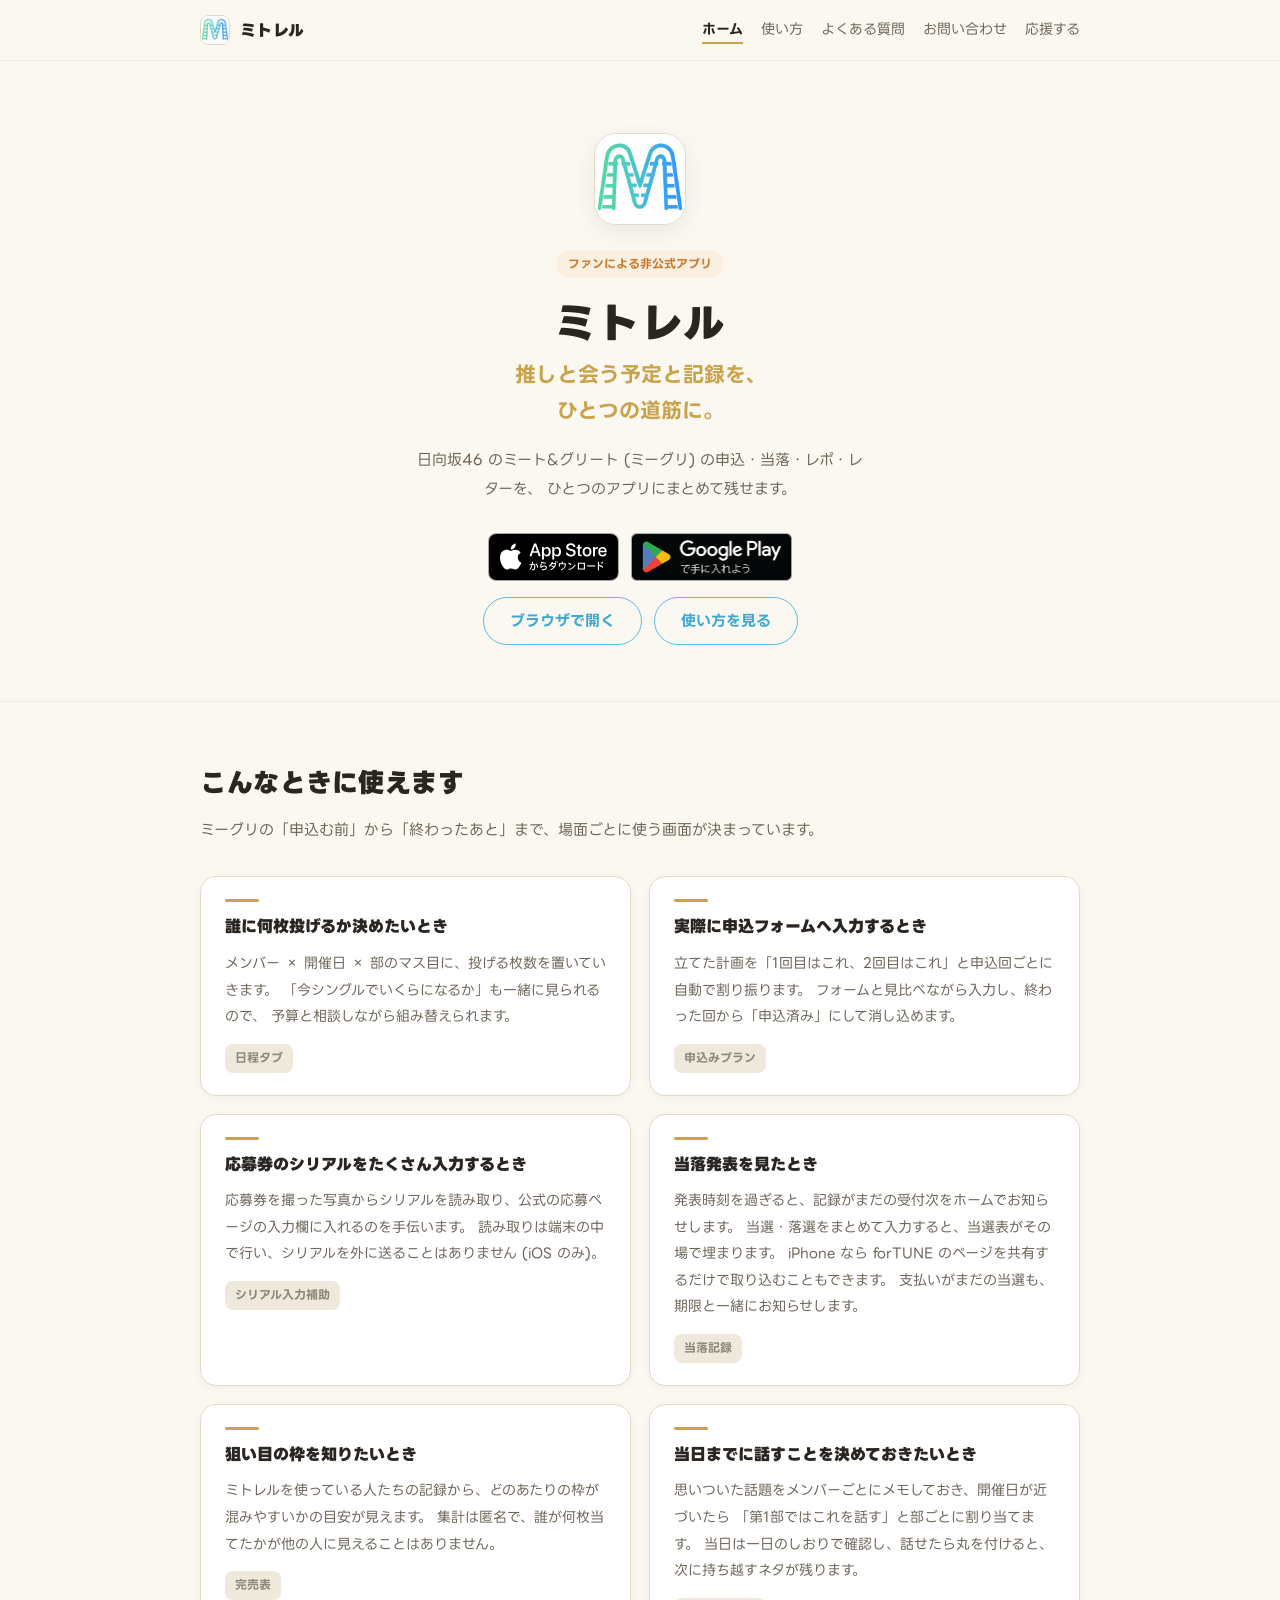
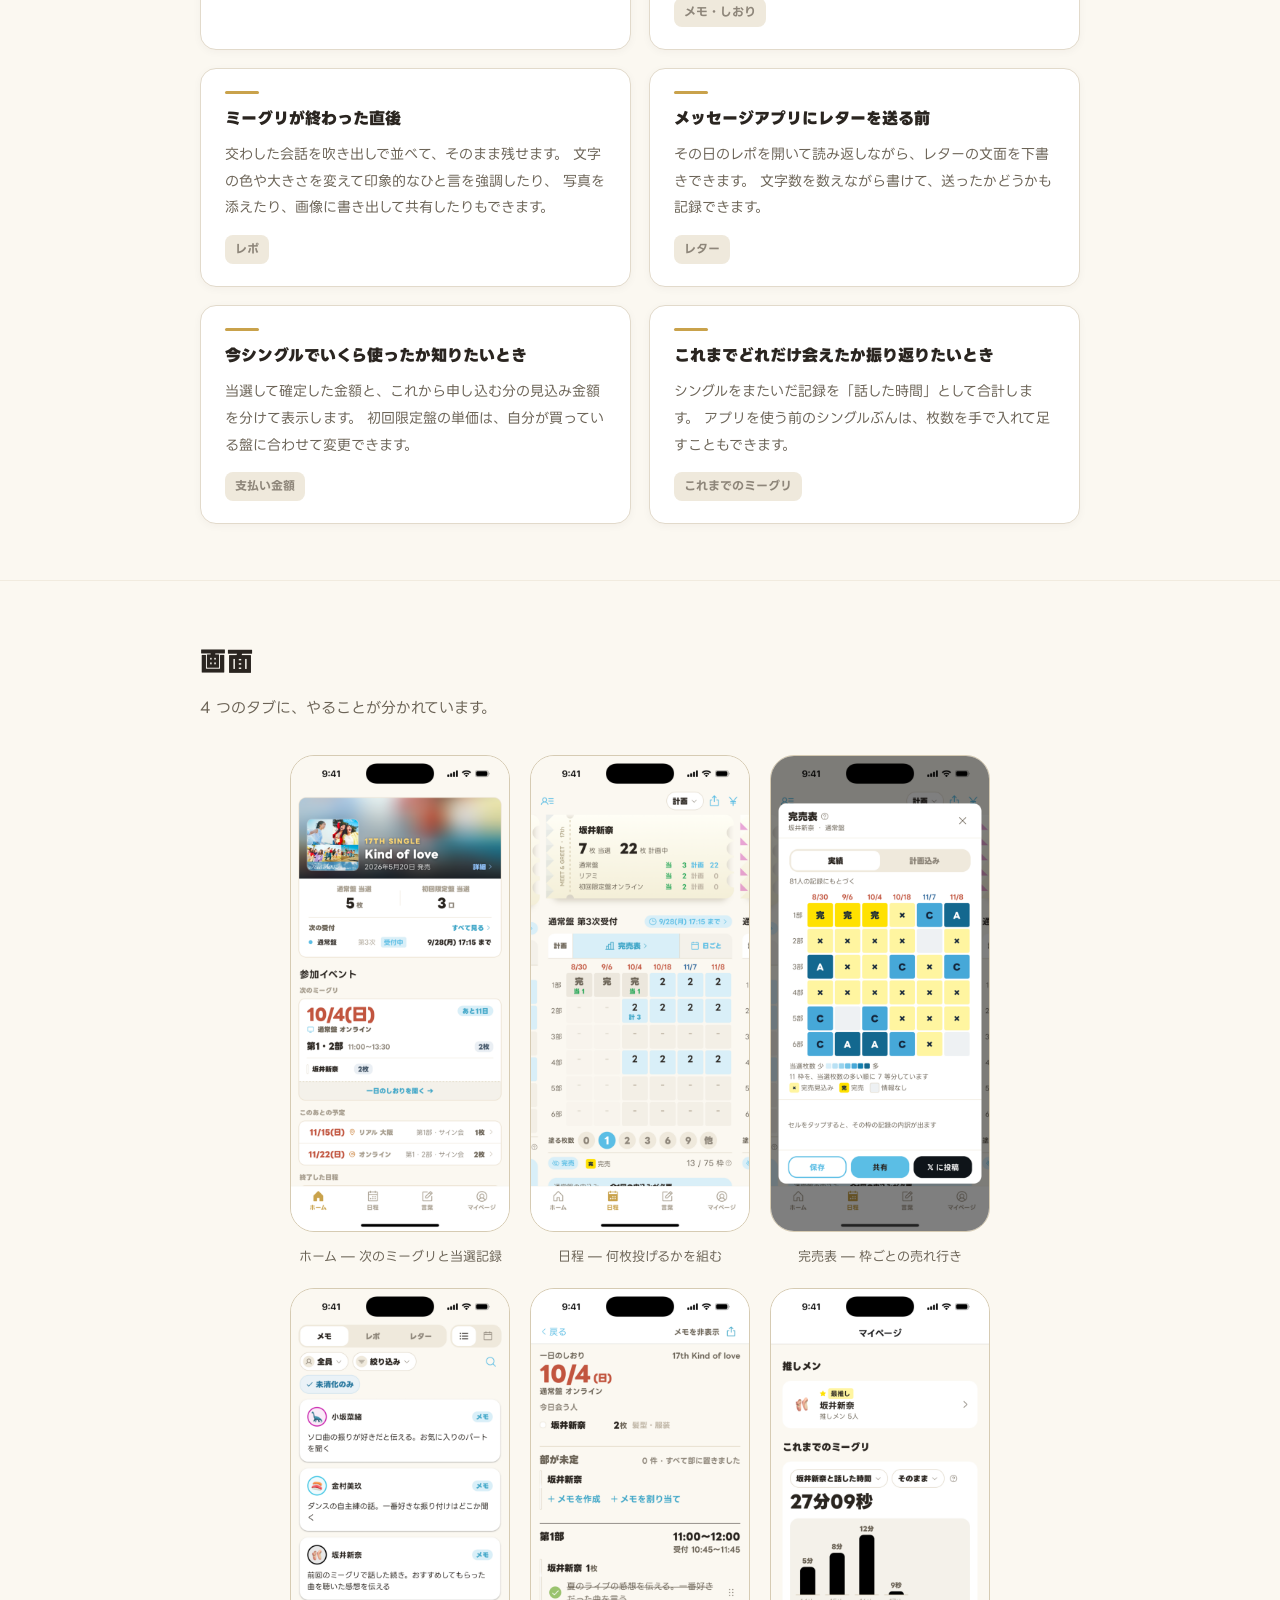
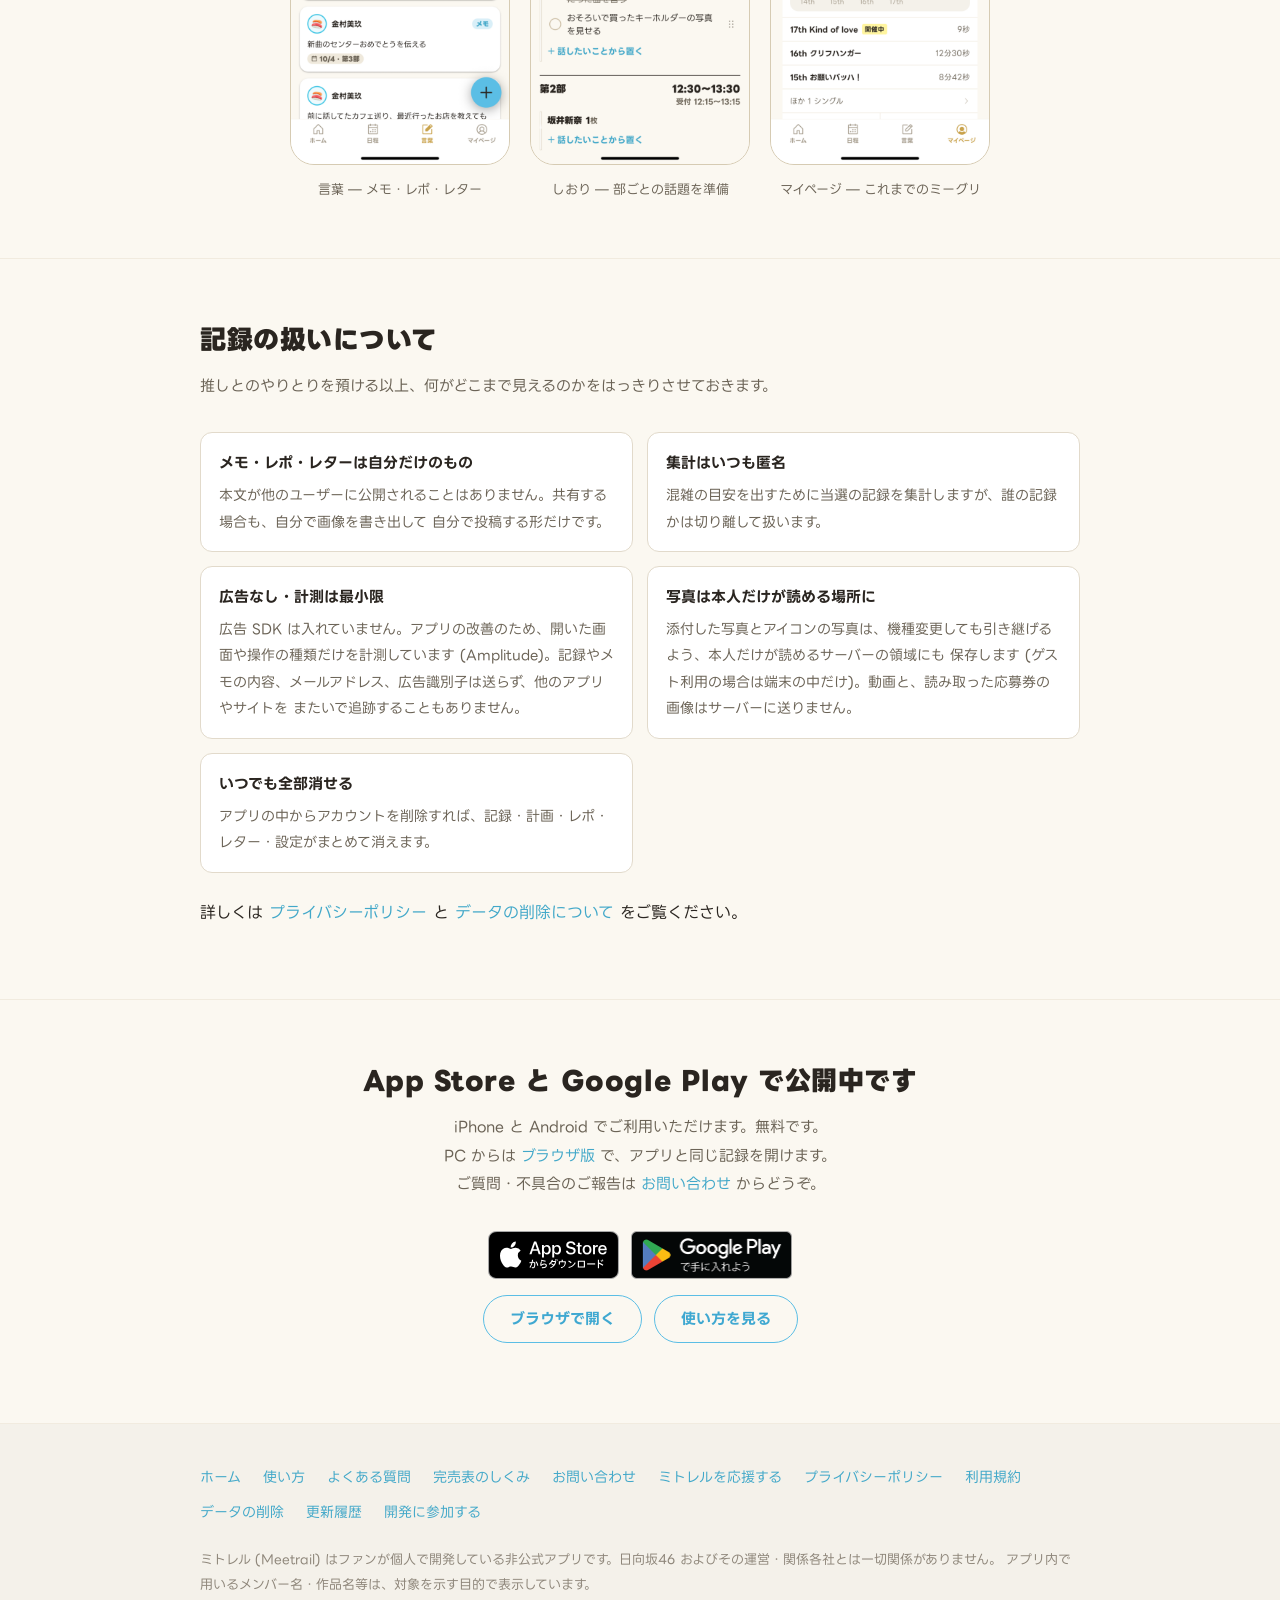
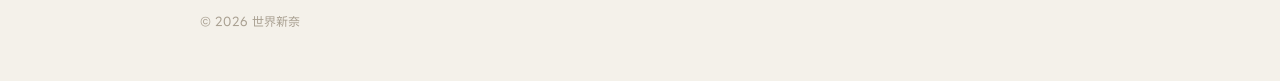
<file: index.html>
<!doctype html>
<html lang="ja">
  <head>
    <meta charset="UTF-8" />
    <meta name="viewport" content="width=device-width, initial-scale=1.0" />
    <title>ミトレル (Meetrail)｜日向坂46 のミーグリを記録・計画するファンアプリ</title>
    <meta
      name="description"
      content="ミトレルは、日向坂46 のミート&グリート (ミーグリ) の申込・当落・レポ・レターをまとめて残せる非公式ファンアプリです。何枚投げるかの計画から、話したいことの準備、当日の振り返りまで。"
    />
    <link rel="icon" href="assets/favicon.png" />
    <link rel="preconnect" href="https://fonts.googleapis.com" />
    <link rel="preconnect" href="https://fonts.gstatic.com" crossorigin />
    <link
      href="https://fonts.googleapis.com/css2?family=LINE+Seed+JP:wght@400;700;800&display=swap"
      rel="stylesheet"
    />
    <link rel="stylesheet" href="assets/style.css?v=9" />
    <meta property="og:type" content="website" />
    <meta property="og:title" content="ミトレル (Meetrail)" />
    <meta
      property="og:description"
      content="推しと会う予定と記録を、ひとつの道筋に。日向坂46 のミーグリを記録・計画する非公式ファンアプリ。"
    />
    <meta property="og:image" content="assets/icon.png" />
  </head>
  <body>
    <header class="site-header">
      <div class="wrap site-header__inner">
        <a class="site-header__brand" href="index.html">
          <img src="assets/icon.png" alt="" />
          <span>ミトレル</span>
        </a>
        <nav class="site-nav">
          <a href="index.html" aria-current="page">ホーム</a>
          <a href="guide.html">使い方</a>
          <a href="faq.html">よくある質問</a>
          <a href="support.html">お問い合わせ</a>
          <a href="support-finances.html">応援する</a>
        </nav>
      </div>
    </header>

    <main>
      <!-- ============ ヒーロー ============ -->
      <section class="hero">
        <div class="wrap">
          <img class="hero__icon" src="assets/icon.png" alt="ミトレルのアプリアイコン" />
          <p><span class="badge badge--unofficial">ファンによる非公式アプリ</span></p>
          <h1 class="hero__title">ミトレル</h1>
          <p class="hero__tagline">推しと会う予定と記録を、<br />ひとつの道筋に。</p>
          <p class="hero__lead">
            日向坂46 のミート&amp;グリート (ミーグリ) の申込・当落・レポ・レターを、
            ひとつのアプリにまとめて残せます。
          </p>
          <div class="store-badges">
            <!-- 公式のストアバッジ (Apple: Marketing Tools / Google: Play バッジ)。形・色を加工しない。
                 Google の PNG は配布物の上下の透明余白だけ切ってある (= 2 つの高さを揃えるため) -->
            <a class="store-badge" href="https://apps.apple.com/jp/app/id6763825934">
              <img src="assets/badges/app-store-ja.svg" alt="App Store からダウンロード" width="131" height="48" />
            </a>
            <a class="store-badge" href="https://play.google.com/store/apps/details?id=com.sekainina.meetgreet">
              <img src="assets/badges/google-play-ja.png" alt="Google Play で手に入れよう" width="162" height="48" />
            </a>
          </div>
          <div class="hero__actions">
            <a class="btn btn--outline" href="https://meetrail.sekai-nina.com">ブラウザで開く</a>
            <a class="btn btn--outline" href="guide.html">使い方を見る</a>
          </div>
        </div>
      </section>

      <!-- ============ ユースケース ============ -->
      <section class="section" id="usecases">
        <div class="wrap">
          <h2 class="section__title">こんなときに使えます</h2>
          <p class="section__lead">
            ミーグリの「申込む前」から「終わったあと」まで、場面ごとに使う画面が決まっています。
          </p>

          <div class="usecases">
            <article class="usecase">
              <h3 class="usecase__when">誰に何枚投げるか決めたいとき</h3>
              <p class="usecase__body">
                メンバー × 開催日 × 部のマス目に、投げる枚数を置いていきます。
                「今シングルでいくらになるか」も一緒に見られるので、
                予算と相談しながら組み替えられます。
              </p>
              <span class="usecase__feature">日程タブ</span>
            </article>

            <article class="usecase">
              <h3 class="usecase__when">実際に申込フォームへ入力するとき</h3>
              <p class="usecase__body">
                立てた計画を「1回目はこれ、2回目はこれ」と申込回ごとに自動で割り振ります。
                フォームと見比べながら入力し、終わった回から「申込済み」にして消し込めます。
              </p>
              <span class="usecase__feature">申込みプラン</span>
            </article>

            <article class="usecase">
              <h3 class="usecase__when">応募券のシリアルをたくさん入力するとき</h3>
              <p class="usecase__body">
                応募券を撮った写真からシリアルを読み取り、公式の応募ページの入力欄に入れるのを手伝います。
                読み取りは端末の中で行い、シリアルを外に送ることはありません (iOS のみ)。
              </p>
              <span class="usecase__feature">シリアル入力補助</span>
            </article>

            <article class="usecase">
              <h3 class="usecase__when">当落発表を見たとき</h3>
              <p class="usecase__body">
                発表時刻を過ぎると、記録がまだの受付次をホームでお知らせします。
                当選・落選をまとめて入力すると、当選表がその場で埋まります。
                iPhone なら forTUNE のページを共有するだけで取り込むこともできます。
                支払いがまだの当選も、期限と一緒にお知らせします。
              </p>
              <span class="usecase__feature">当落記録</span>
            </article>

            <article class="usecase">
              <h3 class="usecase__when">狙い目の枠を知りたいとき</h3>
              <p class="usecase__body">
                ミトレルを使っている人たちの記録から、どのあたりの枠が混みやすいかの目安が見えます。
                集計は匿名で、誰が何枚当てたかが他の人に見えることはありません。
              </p>
              <span class="usecase__feature">完売表</span>
            </article>

            <article class="usecase">
              <h3 class="usecase__when">当日までに話すことを決めておきたいとき</h3>
              <p class="usecase__body">
                思いついた話題をメンバーごとにメモしておき、開催日が近づいたら
                「第1部ではこれを話す」と部ごとに割り当てます。
                当日は一日のしおりで確認し、話せたら丸を付けると、次に持ち越すネタが残ります。
              </p>
              <span class="usecase__feature">メモ・しおり</span>
            </article>

            <article class="usecase">
              <h3 class="usecase__when">ミーグリが終わった直後</h3>
              <p class="usecase__body">
                交わした会話を吹き出しで並べて、そのまま残せます。
                文字の色や大きさを変えて印象的なひと言を強調したり、
                写真を添えたり、画像に書き出して共有したりもできます。
              </p>
              <span class="usecase__feature">レポ</span>
            </article>

            <article class="usecase">
              <h3 class="usecase__when">メッセージアプリにレターを送る前</h3>
              <p class="usecase__body">
                その日のレポを開いて読み返しながら、レターの文面を下書きできます。
                文字数を数えながら書けて、送ったかどうかも記録できます。
              </p>
              <span class="usecase__feature">レター</span>
            </article>

            <article class="usecase">
              <h3 class="usecase__when">今シングルでいくら使ったか知りたいとき</h3>
              <p class="usecase__body">
                当選して確定した金額と、これから申し込む分の見込み金額を分けて表示します。
                初回限定盤の単価は、自分が買っている盤に合わせて変更できます。
              </p>
              <span class="usecase__feature">支払い金額</span>
            </article>

            <article class="usecase">
              <h3 class="usecase__when">これまでどれだけ会えたか振り返りたいとき</h3>
              <p class="usecase__body">
                シングルをまたいだ記録を「話した時間」として合計します。
                アプリを使う前のシングルぶんは、枚数を手で入れて足すこともできます。
              </p>
              <span class="usecase__feature">これまでのミーグリ</span>
            </article>
          </div>
        </div>
      </section>

      <!-- ============ 画面 ============ -->
      <!-- 画像を差し替えたら ?v= を上げる (同じ URL だとブラウザのキャッシュで古い画像が出る) -->
      <section class="section" id="screens">
        <div class="wrap">
          <h2 class="section__title">画面</h2>
          <p class="section__lead">4 つのタブに、やることが分かれています。</p>

          <div class="shots">
            <figure class="shot">
              <div class="shot__frame">
                <img src="assets/shots/home.png?v=1.4.0" alt="ホーム画面。今のシングルと次のミーグリが並ぶ" />
              </div>
              <figcaption class="shot__caption">ホーム — 次のミーグリと当選記録</figcaption>
            </figure>
            <figure class="shot">
              <div class="shot__frame">
                <img src="assets/shots/plan.png?v=1.4.0" alt="日程タブ。開催日と部の表に枚数を入れる" />
              </div>
              <figcaption class="shot__caption">日程 — 何枚投げるかを組む</figcaption>
            </figure>
            <figure class="shot">
              <div class="shot__frame">
                <img src="assets/shots/popularity.png?v=1.4.0" alt="完売表。枠ごとの売れ行きを色で表す" />
              </div>
              <figcaption class="shot__caption">完売表 — 枠ごとの売れ行き</figcaption>
            </figure>
            <figure class="shot">
              <div class="shot__frame">
                <img src="assets/shots/report.png?v=1.4.0" alt="言葉タブ。メモ・レポ・レターを種類ごとに並べる" />
              </div>
              <figcaption class="shot__caption">言葉 — メモ・レポ・レター</figcaption>
            </figure>
            <figure class="shot">
              <div class="shot__frame">
                <img src="assets/shots/talk-plan.png?v=1.4.0" alt="一日のしおり。部ごとに話したいことを割り当てる" />
              </div>
              <figcaption class="shot__caption">しおり — 部ごとの話題を準備</figcaption>
            </figure>
            <figure class="shot">
              <div class="shot__frame">
                <img src="assets/shots/mypage.png?v=1.4.0" alt="マイページ。これまでに話した時間をシングルごとの棒グラフで表す" />
              </div>
              <figcaption class="shot__caption">マイページ — これまでのミーグリ</figcaption>
            </figure>
          </div>
        </div>
      </section>

      <!-- ============ 安心して使うために ============ -->
      <section class="section" id="privacy-summary">
        <div class="wrap">
          <h2 class="section__title">記録の扱いについて</h2>
          <p class="section__lead">
            推しとのやりとりを預ける以上、何がどこまで見えるのかをはっきりさせておきます。
          </p>

          <ul class="feature-list">
            <li>
              <strong>メモ・レポ・レターは自分だけのもの</strong>
              本文が他のユーザーに公開されることはありません。共有する場合も、自分で画像を書き出して
              自分で投稿する形だけです。
            </li>
            <li>
              <strong>集計はいつも匿名</strong>
              混雑の目安を出すために当選の記録を集計しますが、誰の記録かは切り離して扱います。
            </li>
            <li>
              <strong>広告なし・計測は最小限</strong>
              広告 SDK は入れていません。アプリの改善のため、開いた画面や操作の種類だけを計測しています
              (Amplitude)。記録やメモの内容、メールアドレス、広告識別子は送らず、他のアプリやサイトを
              またいで追跡することもありません。
            </li>
            <li>
              <strong>写真は本人だけが読める場所に</strong>
              添付した写真とアイコンの写真は、機種変更しても引き継げるよう、本人だけが読めるサーバーの領域にも
              保存します (ゲスト利用の場合は端末の中だけ)。動画と、読み取った応募券の画像はサーバーに送りません。
            </li>
            <li>
              <strong>いつでも全部消せる</strong>
              アプリの中からアカウントを削除すれば、記録・計画・レポ・レター・設定がまとめて消えます。
            </li>
          </ul>

          <p style="margin-top: 24px">
            詳しくは <a href="privacy.html">プライバシーポリシー</a> と
            <a href="delete-account.html">データの削除について</a> をご覧ください。
          </p>
        </div>
      </section>

      <!-- ============ CTA ============ -->
      <section class="section" id="cta">
        <div class="wrap" style="text-align: center">
          <h2 class="section__title">App Store と Google Play で公開中です</h2>
          <p class="section__lead">
            iPhone と Android でご利用いただけます。無料です。<br />
            PC からは <a href="https://meetrail.sekai-nina.com">ブラウザ版</a> で、アプリと同じ記録を開けます。<br />
            ご質問・不具合のご報告は <a href="support.html">お問い合わせ</a> からどうぞ。
          </p>
          <div class="store-badges">
            <!-- 公式のストアバッジ (Apple: Marketing Tools / Google: Play バッジ)。形・色を加工しない。
                 Google の PNG は配布物の上下の透明余白だけ切ってある (= 2 つの高さを揃えるため) -->
            <a class="store-badge" href="https://apps.apple.com/jp/app/id6763825934">
              <img src="assets/badges/app-store-ja.svg" alt="App Store からダウンロード" width="131" height="48" />
            </a>
            <a class="store-badge" href="https://play.google.com/store/apps/details?id=com.sekainina.meetgreet">
              <img src="assets/badges/google-play-ja.png" alt="Google Play で手に入れよう" width="162" height="48" />
            </a>
          </div>
          <div class="hero__actions">
            <a class="btn btn--outline" href="https://meetrail.sekai-nina.com">ブラウザで開く</a>
            <a class="btn btn--outline" href="guide.html">使い方を見る</a>
          </div>
        </div>
      </section>
    </main>

    <footer class="site-footer">
      <div class="wrap">
        <nav class="site-footer__nav">
          <a href="index.html">ホーム</a>
          <a href="guide.html">使い方</a>
          <a href="faq.html">よくある質問</a>
          <a href="sellout-table.html">完売表のしくみ</a>
          <a href="support.html">お問い合わせ</a>
          <a href="support-finances.html">ミトレルを応援する</a>
          <a href="privacy.html">プライバシーポリシー</a>
          <a href="terms.html">利用規約</a>
          <a href="delete-account.html">データの削除</a>
          <a href="changelog.html">更新履歴</a>
          <a href="https://github.com/sekai-nina/meetrail">開発に参加する</a>
        </nav>
        <p class="site-footer__disclaimer">
          ミトレル (Meetrail) はファンが個人で開発している非公式アプリです。日向坂46
          およびその運営・関係各社とは一切関係がありません。
          アプリ内で用いるメンバー名・作品名等は、対象を示す目的で表示しています。
        </p>
        <p class="site-footer__copy">© 2026 世界新奈</p>
      </div>
    </footer>
  </body>
</html>
</file>
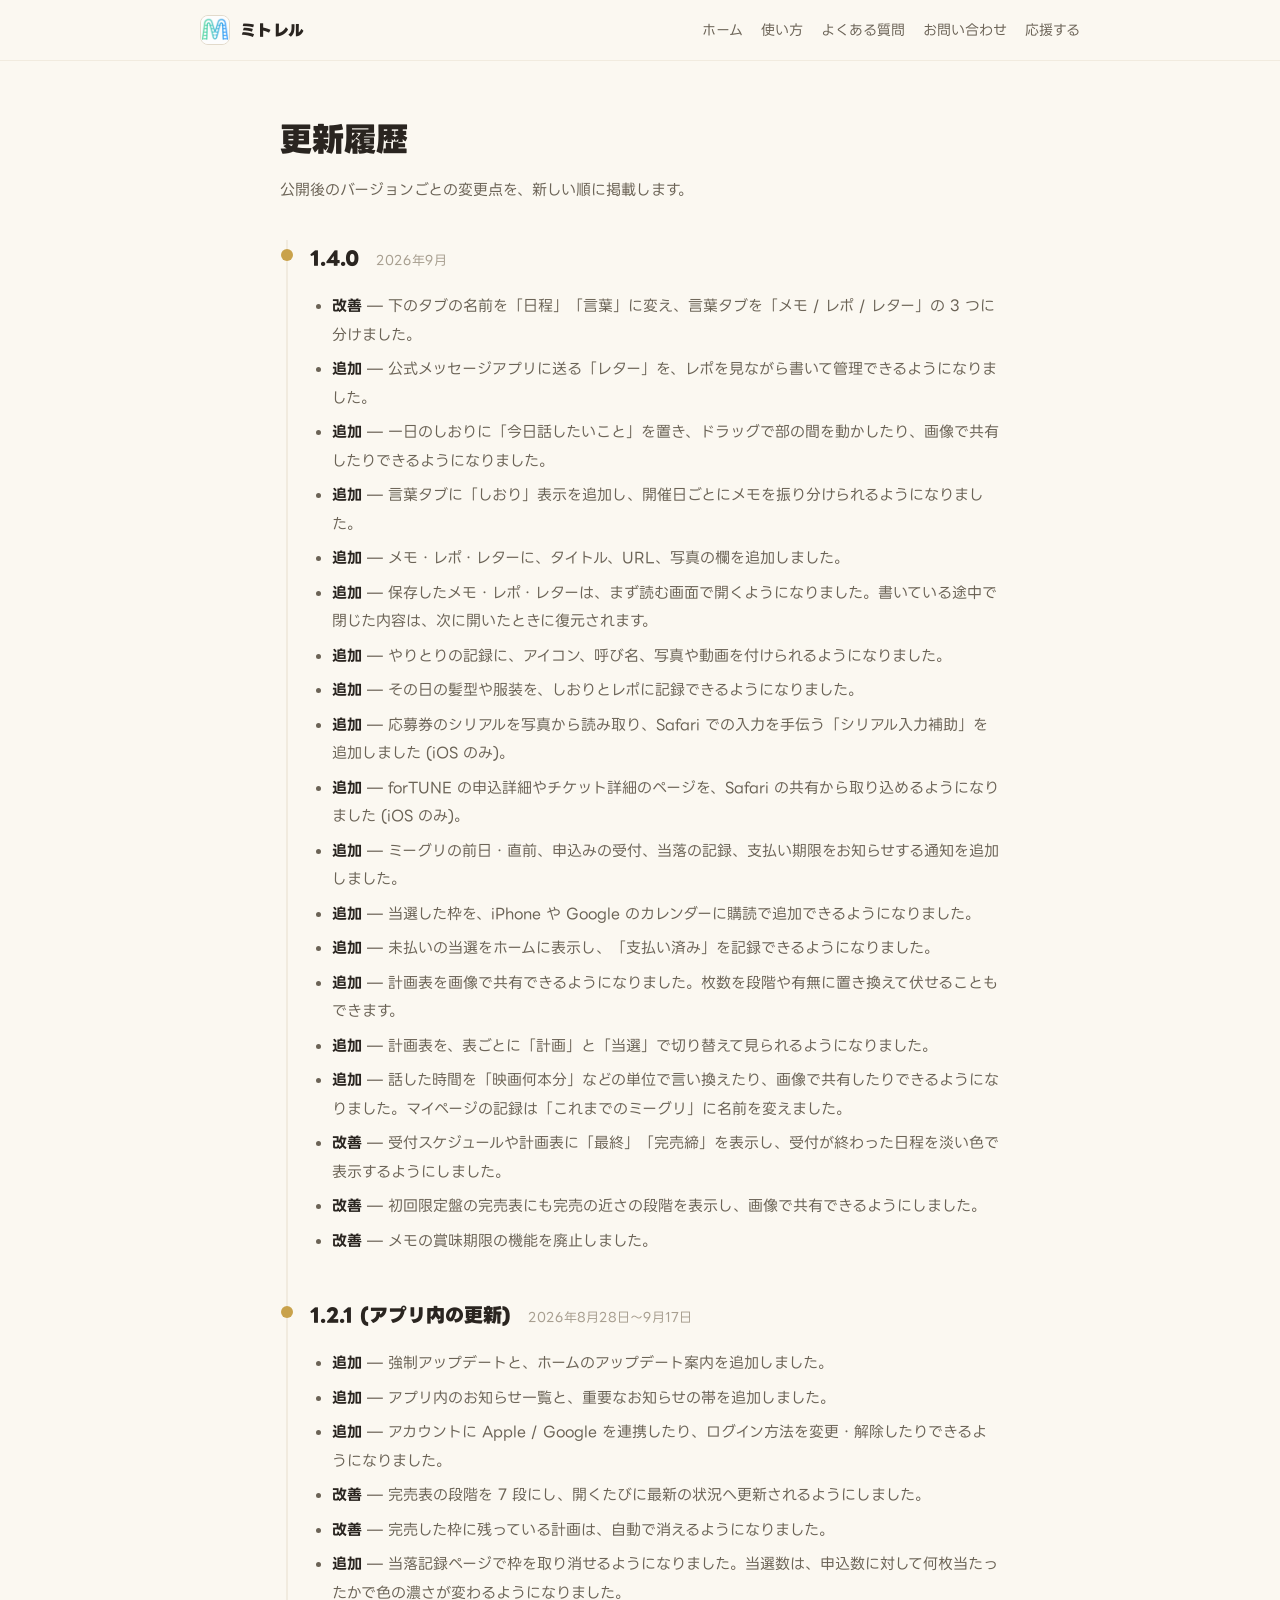
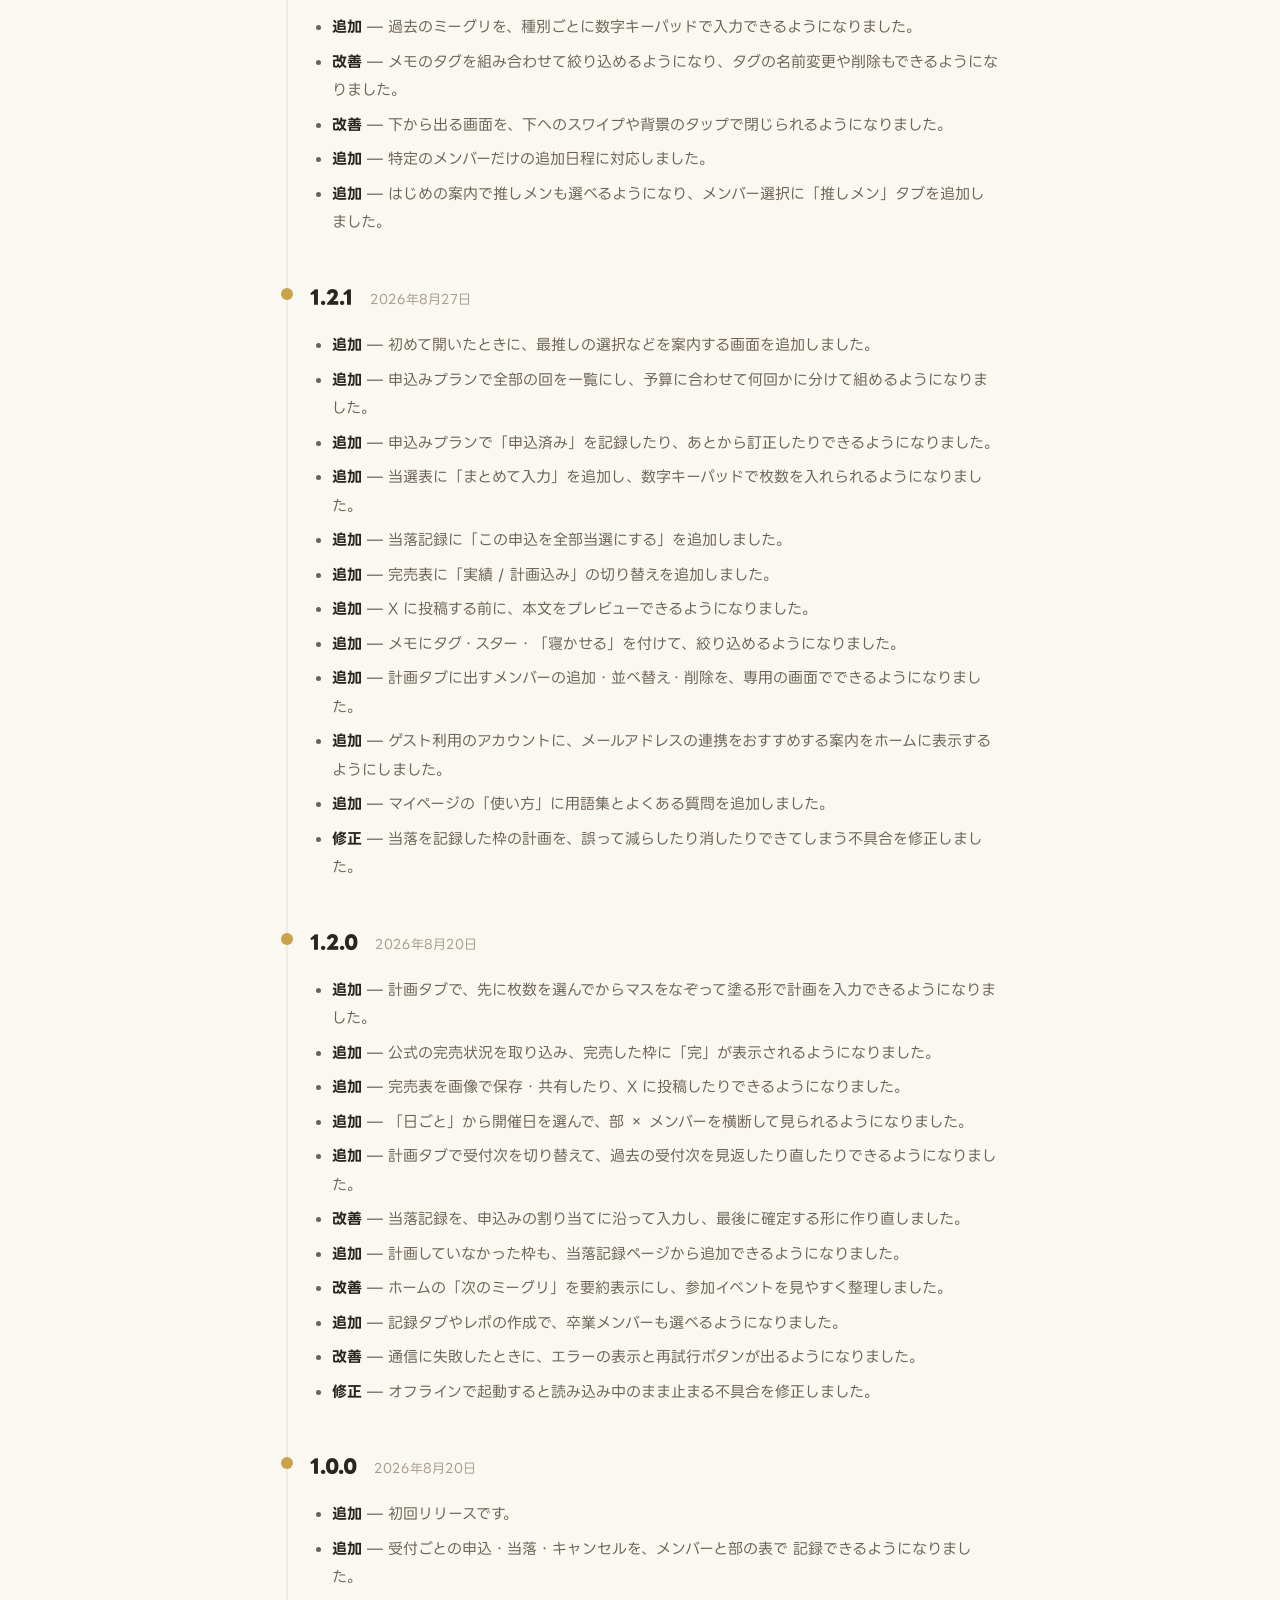
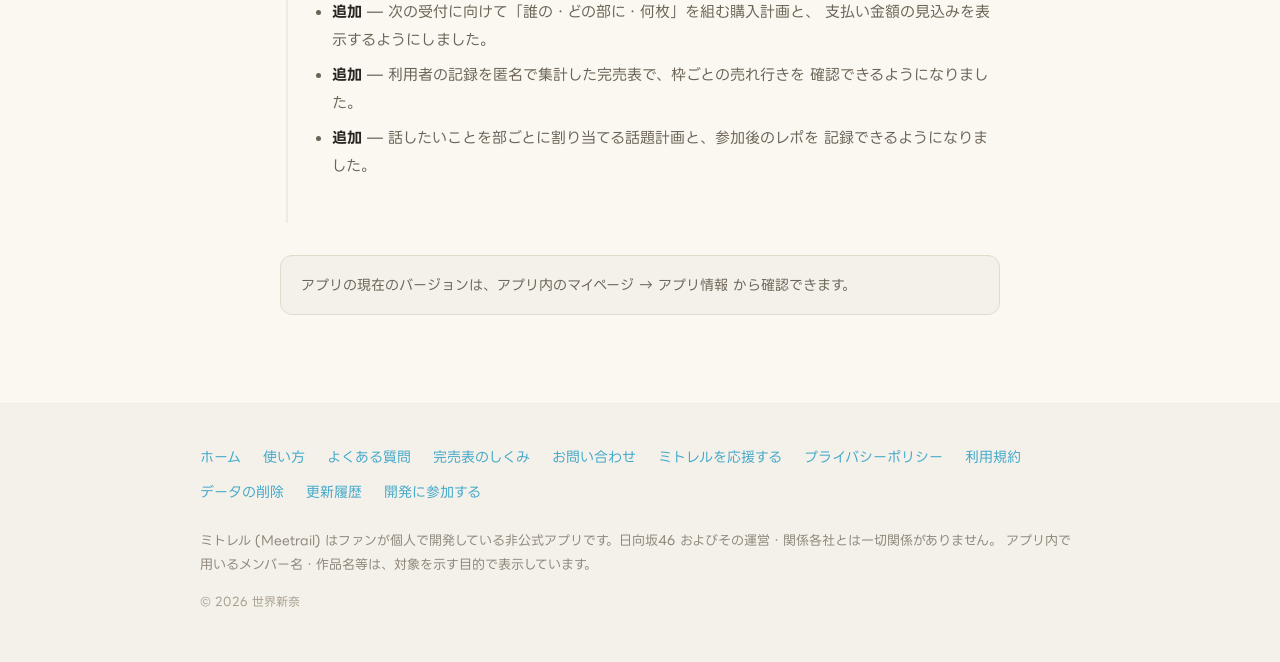
<file: changelog.html>
<!doctype html>
<html lang="ja">
  <head>
    <meta charset="UTF-8" />
    <meta name="viewport" content="width=device-width, initial-scale=1.0" />
    <title>更新履歴｜ミトレル (Meetrail)</title>
    <meta name="description" content="ミトレル (Meetrail) のバージョンごとの更新履歴。" />
    <link rel="icon" href="assets/favicon.png" />
    <link rel="preconnect" href="https://fonts.googleapis.com" />
    <link rel="preconnect" href="https://fonts.gstatic.com" crossorigin />
    <link
      href="https://fonts.googleapis.com/css2?family=LINE+Seed+JP:wght@400;700;800&display=swap"
      rel="stylesheet"
    />
    <link rel="stylesheet" href="assets/style.css?v=9" />
  </head>
  <body>
    <header class="site-header">
      <div class="wrap site-header__inner">
        <a class="site-header__brand" href="index.html">
          <img src="assets/icon.png" alt="" />
          <span>ミトレル</span>
        </a>
        <nav class="site-nav">
          <a href="index.html">ホーム</a>
          <a href="guide.html">使い方</a>
          <a href="faq.html">よくある質問</a>
          <a href="support.html">お問い合わせ</a>
          <a href="support-finances.html">応援する</a>
        </nav>
      </div>
    </header>

    <main class="doc">
      <div class="wrap wrap--narrow">
        <h1 class="doc__title">更新履歴</h1>
        <p class="doc__meta">公開後のバージョンごとの変更点を、新しい順に掲載します。</p>

        <!--
          ▼ リリースごとに、この <div class="release"> ブロックを一番上に足していく。
             日付は公開日 (App Store で配信が開始された日) を書く。
             書き方の目安:
               - 利用者から見て何が変わったかを書く (内部リファクタは書かない)
               - 「追加」「改善」「修正」のいずれかに分ける
               - 1 行 1 変更、体言止めにしない

          <div class="release">
            <h2 class="release__version" style="border: none; padding: 0; margin: 0">
              1.1.0 <span class="release__date">2026年X月X日</span>
            </h2>
            <ul>
              <li><strong>追加</strong> — ○○できるようになりました。</li>
              <li><strong>改善</strong> — ○○の表示を見やすくしました。</li>
              <li><strong>修正</strong> — ○○が正しく反映されない問題を直しました。</li>
            </ul>
          </div>
        -->

        <!-- 公開日が決まったら「2026年9月」を配信開始日に差し替える -->
        <div class="release">
          <h2 class="release__version" style="border: none; padding: 0; margin: 0">
            1.4.0 <span class="release__date">2026年9月</span>
          </h2>
          <ul>
            <li><strong>改善</strong> — 下のタブの名前を「日程」「言葉」に変え、言葉タブを「メモ / レポ / レター」の 3 つに分けました。</li>
            <li><strong>追加</strong> — 公式メッセージアプリに送る「レター」を、レポを見ながら書いて管理できるようになりました。</li>
            <li><strong>追加</strong> — 一日のしおりに「今日話したいこと」を置き、ドラッグで部の間を動かしたり、画像で共有したりできるようになりました。</li>
            <li><strong>追加</strong> — 言葉タブに「しおり」表示を追加し、開催日ごとにメモを振り分けられるようになりました。</li>
            <li><strong>追加</strong> — メモ・レポ・レターに、タイトル、URL、写真の欄を追加しました。</li>
            <li><strong>追加</strong> — 保存したメモ・レポ・レターは、まず読む画面で開くようになりました。書いている途中で閉じた内容は、次に開いたときに復元されます。</li>
            <li><strong>追加</strong> — やりとりの記録に、アイコン、呼び名、写真や動画を付けられるようになりました。</li>
            <li><strong>追加</strong> — その日の髪型や服装を、しおりとレポに記録できるようになりました。</li>
            <li><strong>追加</strong> — 応募券のシリアルを写真から読み取り、Safari での入力を手伝う「シリアル入力補助」を追加しました (iOS のみ)。</li>
            <li><strong>追加</strong> — forTUNE の申込詳細やチケット詳細のページを、Safari の共有から取り込めるようになりました (iOS のみ)。</li>
            <li><strong>追加</strong> — ミーグリの前日・直前、申込みの受付、当落の記録、支払い期限をお知らせする通知を追加しました。</li>
            <li><strong>追加</strong> — 当選した枠を、iPhone や Google のカレンダーに購読で追加できるようになりました。</li>
            <li><strong>追加</strong> — 未払いの当選をホームに表示し、「支払い済み」を記録できるようになりました。</li>
            <li><strong>追加</strong> — 計画表を画像で共有できるようになりました。枚数を段階や有無に置き換えて伏せることもできます。</li>
            <li><strong>追加</strong> — 計画表を、表ごとに「計画」と「当選」で切り替えて見られるようになりました。</li>
            <li><strong>追加</strong> — 話した時間を「映画何本分」などの単位で言い換えたり、画像で共有したりできるようになりました。マイページの記録は「これまでのミーグリ」に名前を変えました。</li>
            <li><strong>改善</strong> — 受付スケジュールや計画表に「最終」「完売締」を表示し、受付が終わった日程を淡い色で表示するようにしました。</li>
            <li><strong>改善</strong> — 初回限定盤の完売表にも完売の近さの段階を表示し、画像で共有できるようにしました。</li>
            <li><strong>改善</strong> — メモの賞味期限の機能を廃止しました。</li>
          </ul>
        </div>

        <!-- 1.2.1 のまま、アプリの再起動で届いた更新 (OTA)。1.4.0 にも含まれる -->
        <div class="release">
          <h2 class="release__version" style="border: none; padding: 0; margin: 0">
            1.2.1 (アプリ内の更新) <span class="release__date">2026年8月28日〜9月17日</span>
          </h2>
          <ul>
            <li><strong>追加</strong> — 強制アップデートと、ホームのアップデート案内を追加しました。</li>
            <li><strong>追加</strong> — アプリ内のお知らせ一覧と、重要なお知らせの帯を追加しました。</li>
            <li><strong>追加</strong> — アカウントに Apple / Google を連携したり、ログイン方法を変更・解除したりできるようになりました。</li>
            <li><strong>改善</strong> — 完売表の段階を 7 段にし、開くたびに最新の状況へ更新されるようにしました。</li>
            <li><strong>改善</strong> — 完売した枠に残っている計画は、自動で消えるようになりました。</li>
            <li><strong>追加</strong> — 当落記録ページで枠を取り消せるようになりました。当選数は、申込数に対して何枚当たったかで色の濃さが変わるようになりました。</li>
            <li><strong>追加</strong> — 過去のミーグリを、種別ごとに数字キーパッドで入力できるようになりました。</li>
            <li><strong>改善</strong> — メモのタグを組み合わせて絞り込めるようになり、タグの名前変更や削除もできるようになりました。</li>
            <li><strong>改善</strong> — 下から出る画面を、下へのスワイプや背景のタップで閉じられるようになりました。</li>
            <li><strong>追加</strong> — 特定のメンバーだけの追加日程に対応しました。</li>
            <li><strong>追加</strong> — はじめの案内で推しメンも選べるようになり、メンバー選択に「推しメン」タブを追加しました。</li>
          </ul>
        </div>

        <!-- 日付はリリースタグの日。App Store の配信開始日と違えば直す -->
        <div class="release">
          <h2 class="release__version" style="border: none; padding: 0; margin: 0">
            1.2.1 <span class="release__date">2026年8月27日</span>
          </h2>
          <ul>
            <li><strong>追加</strong> — 初めて開いたときに、最推しの選択などを案内する画面を追加しました。</li>
            <li><strong>追加</strong> — 申込みプランで全部の回を一覧にし、予算に合わせて何回かに分けて組めるようになりました。</li>
            <li><strong>追加</strong> — 申込みプランで「申込済み」を記録したり、あとから訂正したりできるようになりました。</li>
            <li><strong>追加</strong> — 当選表に「まとめて入力」を追加し、数字キーパッドで枚数を入れられるようになりました。</li>
            <li><strong>追加</strong> — 当落記録に「この申込を全部当選にする」を追加しました。</li>
            <li><strong>追加</strong> — 完売表に「実績 / 計画込み」の切り替えを追加しました。</li>
            <li><strong>追加</strong> — X に投稿する前に、本文をプレビューできるようになりました。</li>
            <li><strong>追加</strong> — メモにタグ・スター・「寝かせる」を付けて、絞り込めるようになりました。</li>
            <li><strong>追加</strong> — 計画タブに出すメンバーの追加・並べ替え・削除を、専用の画面でできるようになりました。</li>
            <li><strong>追加</strong> — ゲスト利用のアカウントに、メールアドレスの連携をおすすめする案内をホームに表示するようにしました。</li>
            <li><strong>追加</strong> — マイページの「使い方」に用語集とよくある質問を追加しました。</li>
            <li><strong>修正</strong> — 当落を記録した枠の計画を、誤って減らしたり消したりできてしまう不具合を修正しました。</li>
          </ul>
        </div>

        <!-- 日付はリリースタグの日。App Store の配信開始日と違えば直す -->
        <div class="release">
          <h2 class="release__version" style="border: none; padding: 0; margin: 0">
            1.2.0 <span class="release__date">2026年8月20日</span>
          </h2>
          <ul>
            <li><strong>追加</strong> — 計画タブで、先に枚数を選んでからマスをなぞって塗る形で計画を入力できるようになりました。</li>
            <li><strong>追加</strong> — 公式の完売状況を取り込み、完売した枠に「完」が表示されるようになりました。</li>
            <li><strong>追加</strong> — 完売表を画像で保存・共有したり、X に投稿したりできるようになりました。</li>
            <li><strong>追加</strong> — 「日ごと」から開催日を選んで、部 × メンバーを横断して見られるようになりました。</li>
            <li><strong>追加</strong> — 計画タブで受付次を切り替えて、過去の受付次を見返したり直したりできるようになりました。</li>
            <li><strong>改善</strong> — 当落記録を、申込みの割り当てに沿って入力し、最後に確定する形に作り直しました。</li>
            <li><strong>追加</strong> — 計画していなかった枠も、当落記録ページから追加できるようになりました。</li>
            <li><strong>改善</strong> — ホームの「次のミーグリ」を要約表示にし、参加イベントを見やすく整理しました。</li>
            <li><strong>追加</strong> — 記録タブやレポの作成で、卒業メンバーも選べるようになりました。</li>
            <li><strong>改善</strong> — 通信に失敗したときに、エラーの表示と再試行ボタンが出るようになりました。</li>
            <li><strong>修正</strong> — オフラインで起動すると読み込み中のまま止まる不具合を修正しました。</li>
          </ul>
        </div>

        <div class="release">
          <h2 class="release__version" style="border: none; padding: 0; margin: 0">
            1.0.0 <span class="release__date">2026年8月20日</span>
          </h2>
          <ul>
            <li><strong>追加</strong> — 初回リリースです。</li>
            <li>
              <strong>追加</strong> — 受付ごとの申込・当落・キャンセルを、メンバーと部の表で
              記録できるようになりました。
            </li>
            <li>
              <strong>追加</strong> — 次の受付に向けて「誰の・どの部に・何枚」を組む購入計画と、
              支払い金額の見込みを表示するようにしました。
            </li>
            <li>
              <strong>追加</strong> — 利用者の記録を匿名で集計した完売表で、枠ごとの売れ行きを
              確認できるようになりました。
            </li>
            <li>
              <strong>追加</strong> — 話したいことを部ごとに割り当てる話題計画と、参加後のレポを
              記録できるようになりました。
            </li>
          </ul>
        </div>

        <div class="note" style="margin-top: 32px">
          アプリの現在のバージョンは、アプリ内のマイページ → アプリ情報 から確認できます。
        </div>
      </div>
    </main>

    <footer class="site-footer">
      <div class="wrap">
        <nav class="site-footer__nav">
          <a href="index.html">ホーム</a>
          <a href="guide.html">使い方</a>
          <a href="faq.html">よくある質問</a>
          <a href="sellout-table.html">完売表のしくみ</a>
          <a href="support.html">お問い合わせ</a>
          <a href="support-finances.html">ミトレルを応援する</a>
          <a href="privacy.html">プライバシーポリシー</a>
          <a href="terms.html">利用規約</a>
          <a href="delete-account.html">データの削除</a>
          <a href="changelog.html">更新履歴</a>
          <a href="https://github.com/sekai-nina/meetrail">開発に参加する</a>
        </nav>
        <p class="site-footer__disclaimer">
          ミトレル (Meetrail) はファンが個人で開発している非公式アプリです。日向坂46
          およびその運営・関係各社とは一切関係がありません。
          アプリ内で用いるメンバー名・作品名等は、対象を示す目的で表示しています。
        </p>
        <p class="site-footer__copy">© 2026 世界新奈</p>
      </div>
    </footer>
  </body>
</html>
</file>
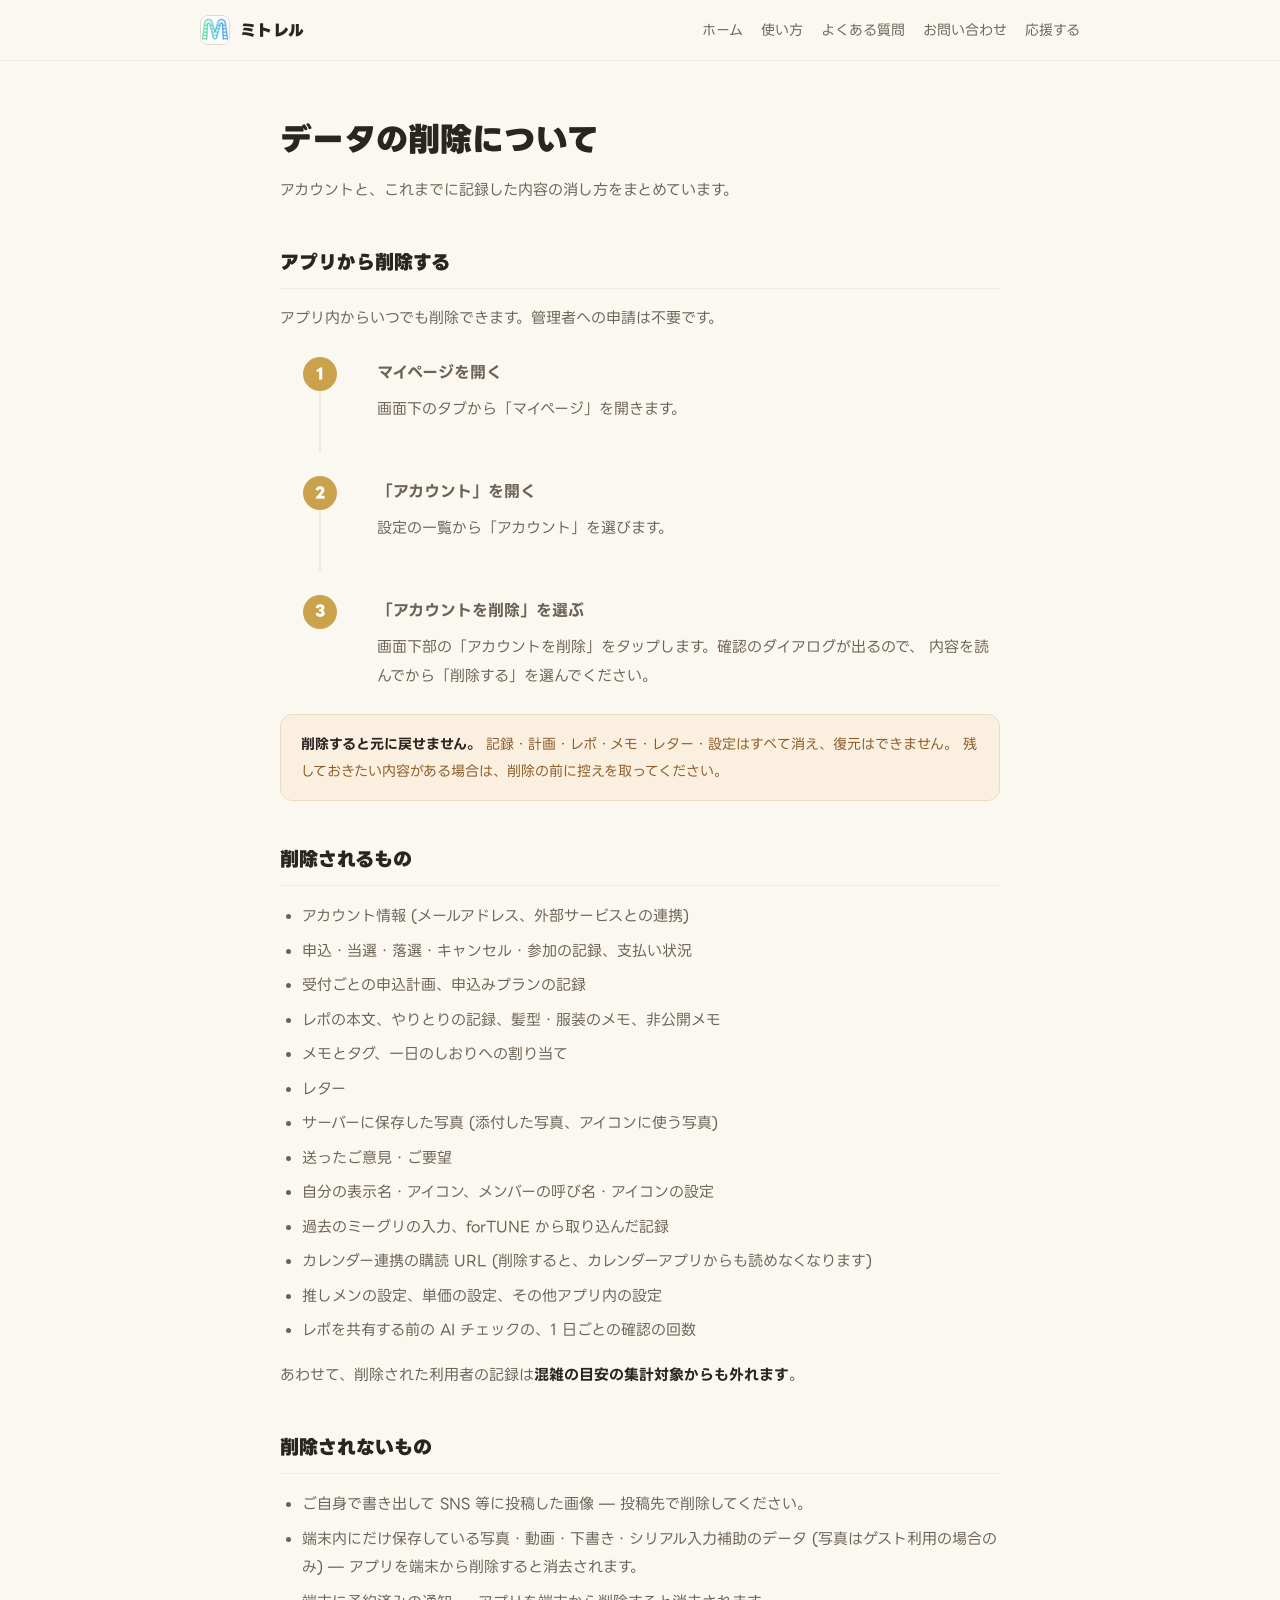
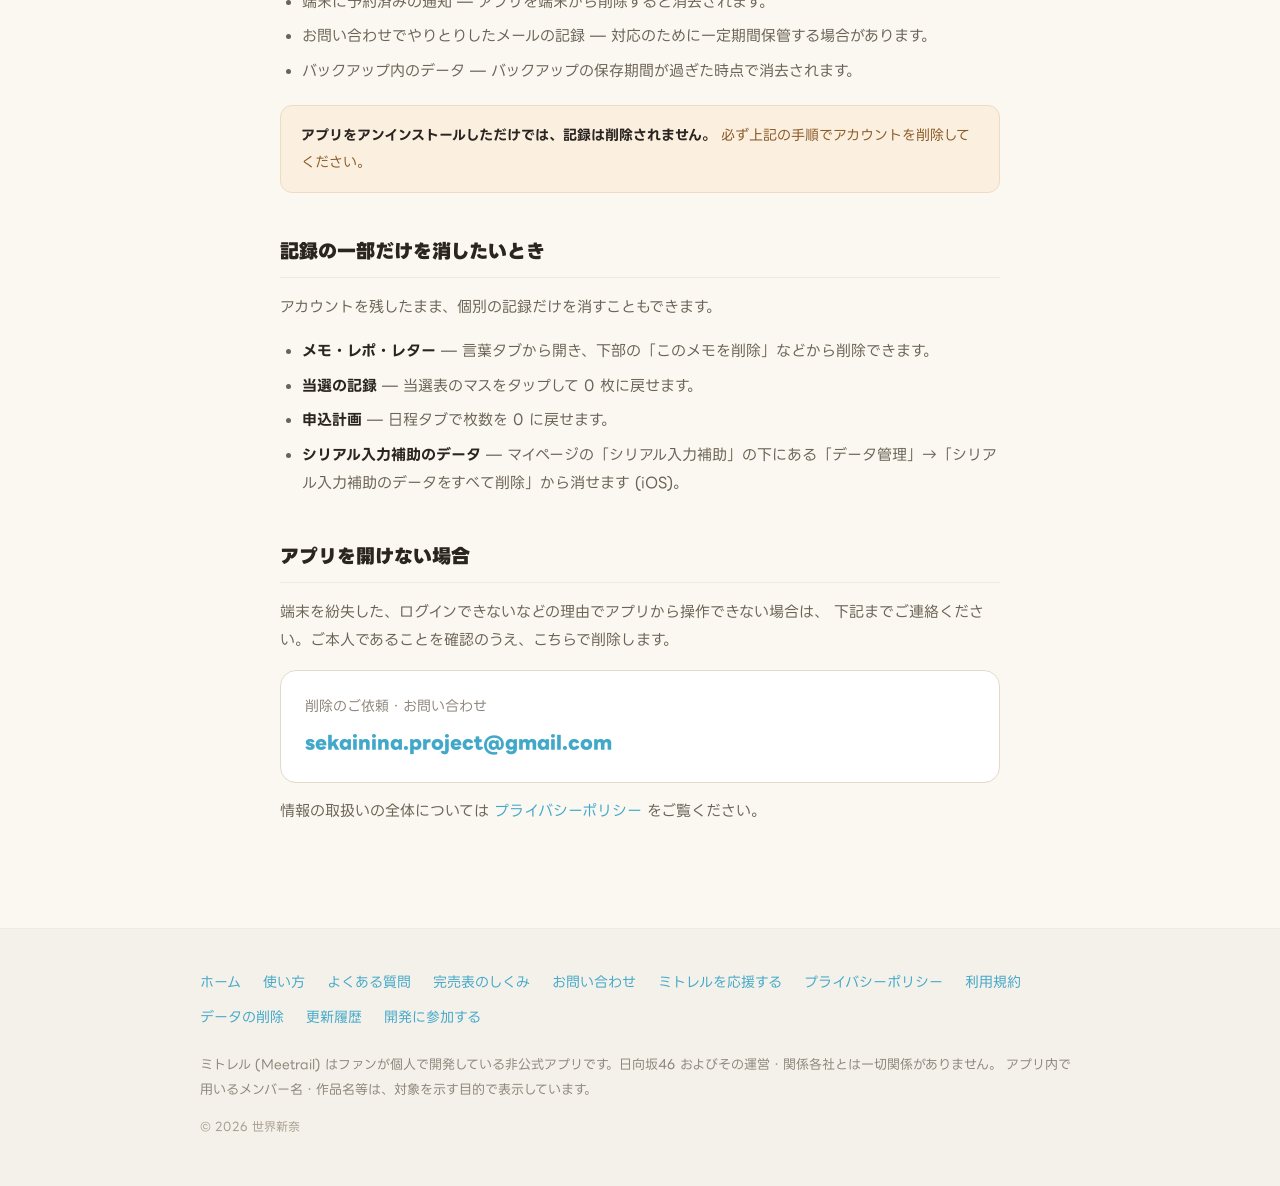
<file: delete-account.html>
<!doctype html>
<html lang="ja">
  <head>
    <meta charset="UTF-8" />
    <meta name="viewport" content="width=device-width, initial-scale=1.0" />
    <title>データの削除について｜ミトレル (Meetrail)</title>
    <meta
      name="description"
      content="ミトレル (Meetrail) のアカウントとデータの削除方法。アプリ内からの削除手順、削除される情報の範囲、メールでの削除依頼について。"
    />
    <link rel="icon" href="assets/favicon.png" />
    <link rel="preconnect" href="https://fonts.googleapis.com" />
    <link rel="preconnect" href="https://fonts.gstatic.com" crossorigin />
    <link
      href="https://fonts.googleapis.com/css2?family=LINE+Seed+JP:wght@400;700;800&display=swap"
      rel="stylesheet"
    />
    <link rel="stylesheet" href="assets/style.css?v=9" />
  </head>
  <body>
    <header class="site-header">
      <div class="wrap site-header__inner">
        <a class="site-header__brand" href="index.html">
          <img src="assets/icon.png" alt="" />
          <span>ミトレル</span>
        </a>
        <nav class="site-nav">
          <a href="index.html">ホーム</a>
          <a href="guide.html">使い方</a>
          <a href="faq.html">よくある質問</a>
          <a href="support.html">お問い合わせ</a>
          <a href="support-finances.html">応援する</a>
        </nav>
      </div>
    </header>

    <main class="doc">
      <div class="wrap wrap--narrow">
        <h1 class="doc__title">データの削除について</h1>
        <p class="doc__meta">
          アカウントと、これまでに記録した内容の消し方をまとめています。
        </p>

        <h2>アプリから削除する</h2>
        <p>アプリ内からいつでも削除できます。管理者への申請は不要です。</p>

        <ol class="steps" style="margin-top: 20px">
          <li>
            <h3>マイページを開く</h3>
            <p>画面下のタブから「マイページ」を開きます。</p>
          </li>
          <li>
            <h3>「アカウント」を開く</h3>
            <p>設定の一覧から「アカウント」を選びます。</p>
          </li>
          <li>
            <h3>「アカウントを削除」を選ぶ</h3>
            <p>
              画面下部の「アカウントを削除」をタップします。確認のダイアログが出るので、
              内容を読んでから「削除する」を選んでください。
            </p>
          </li>
        </ol>

        <div class="note note--warning" style="margin-top: 24px">
          <strong>削除すると元に戻せません。</strong>
          記録・計画・レポ・メモ・レター・設定はすべて消え、復元はできません。
          残しておきたい内容がある場合は、削除の前に控えを取ってください。
        </div>

        <h2>削除されるもの</h2>
        <ul>
          <li>アカウント情報 (メールアドレス、外部サービスとの連携)</li>
          <li>申込・当選・落選・キャンセル・参加の記録、支払い状況</li>
          <li>受付ごとの申込計画、申込みプランの記録</li>
          <li>レポの本文、やりとりの記録、髪型・服装のメモ、非公開メモ</li>
          <li>メモとタグ、一日のしおりへの割り当て</li>
          <li>レター</li>
          <li>サーバーに保存した写真 (添付した写真、アイコンに使う写真)</li>
          <li>送ったご意見・ご要望</li>
          <li>自分の表示名・アイコン、メンバーの呼び名・アイコンの設定</li>
          <li>過去のミーグリの入力、forTUNE から取り込んだ記録</li>
          <li>カレンダー連携の購読 URL (削除すると、カレンダーアプリからも読めなくなります)</li>
          <li>推しメンの設定、単価の設定、その他アプリ内の設定</li>
          <li>レポを共有する前の AI チェックの、1 日ごとの確認の回数</li>
        </ul>
        <p>
          あわせて、削除された利用者の記録は<strong>混雑の目安の集計対象からも外れます</strong>。
        </p>

        <h2>削除されないもの</h2>
        <ul>
          <li>
            ご自身で書き出して SNS 等に投稿した画像 — 投稿先で削除してください。
          </li>
          <li>
            端末内にだけ保存している写真・動画・下書き・シリアル入力補助のデータ
            (写真はゲスト利用の場合のみ) —
            アプリを端末から削除すると消去されます。
          </li>
          <li>
            端末に予約済みの通知 — アプリを端末から削除すると消去されます。
          </li>
          <li>
            お問い合わせでやりとりしたメールの記録 — 対応のために一定期間保管する場合があります。
          </li>
          <li>
            バックアップ内のデータ — バックアップの保存期間が過ぎた時点で消去されます。
          </li>
        </ul>

        <div class="note note--warning" style="margin-top: 20px">
          <strong>アプリをアンインストールしただけでは、記録は削除されません。</strong>
          必ず上記の手順でアカウントを削除してください。
        </div>

        <h2>記録の一部だけを消したいとき</h2>
        <p>
          アカウントを残したまま、個別の記録だけを消すこともできます。
        </p>
        <ul>
          <li><strong>メモ・レポ・レター</strong> — 言葉タブから開き、下部の「このメモを削除」などから削除できます。</li>
          <li><strong>当選の記録</strong> — 当選表のマスをタップして 0 枚に戻せます。</li>
          <li><strong>申込計画</strong> — 日程タブで枚数を 0 に戻せます。</li>
          <li>
            <strong>シリアル入力補助のデータ</strong> — マイページの「シリアル入力補助」の下にある「データ管理」→「シリアル入力補助のデータをすべて削除」から消せます (iOS)。
          </li>
        </ul>

        <h2>アプリを開けない場合</h2>
        <p>
          端末を紛失した、ログインできないなどの理由でアプリから操作できない場合は、
          下記までご連絡ください。ご本人であることを確認のうえ、こちらで削除します。
        </p>
        <div class="card">
          <p style="margin: 0 0 6px; font-size: 14px; color: var(--ink-tertiary)">
            削除のご依頼・お問い合わせ
          </p>
          <p style="margin: 0; font-size: 18px; font-weight: 800">
            <a href="mailto:sekainina.project@gmail.com">sekainina.project@gmail.com</a>
          </p>
        </div>
        <p style="margin-top: 14px">
          情報の取扱いの全体については <a href="privacy.html">プライバシーポリシー</a>
          をご覧ください。
        </p>
      </div>
    </main>

    <footer class="site-footer">
      <div class="wrap">
        <nav class="site-footer__nav">
          <a href="index.html">ホーム</a>
          <a href="guide.html">使い方</a>
          <a href="faq.html">よくある質問</a>
          <a href="sellout-table.html">完売表のしくみ</a>
          <a href="support.html">お問い合わせ</a>
          <a href="support-finances.html">ミトレルを応援する</a>
          <a href="privacy.html">プライバシーポリシー</a>
          <a href="terms.html">利用規約</a>
          <a href="delete-account.html">データの削除</a>
          <a href="changelog.html">更新履歴</a>
          <a href="https://github.com/sekai-nina/meetrail">開発に参加する</a>
        </nav>
        <p class="site-footer__disclaimer">
          ミトレル (Meetrail) はファンが個人で開発している非公式アプリです。日向坂46
          およびその運営・関係各社とは一切関係がありません。
          アプリ内で用いるメンバー名・作品名等は、対象を示す目的で表示しています。
        </p>
        <p class="site-footer__copy">© 2026 世界新奈</p>
      </div>
    </footer>
  </body>
</html>
</file>
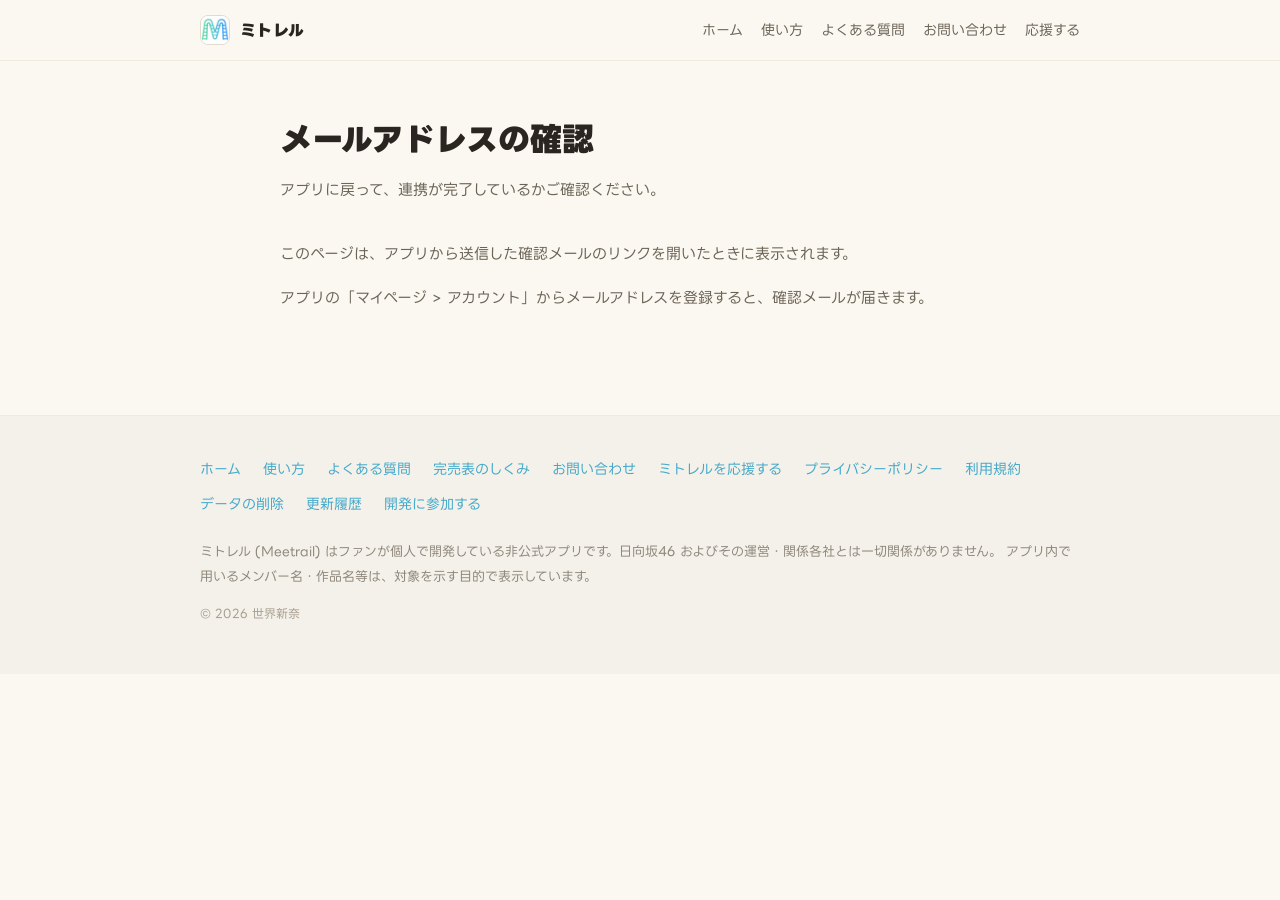
<file: email-confirmed.html>
<!doctype html>
<html lang="ja">
  <head>
    <meta charset="UTF-8" />
    <meta name="viewport" content="width=device-width, initial-scale=1.0" />
    <title>メールアドレスの確認｜ミトレル (Meetrail)</title>
    <meta name="robots" content="noindex" />
    <meta
      name="description"
      content="ミトレル (Meetrail) のメールアドレス確認ページ。アプリから送信した確認メールのリンクを開いたときに表示されます。"
    />
    <link rel="icon" href="assets/favicon.png" />
    <link rel="preconnect" href="https://fonts.googleapis.com" />
    <link rel="preconnect" href="https://fonts.gstatic.com" crossorigin />
    <link
      href="https://fonts.googleapis.com/css2?family=LINE+Seed+JP:wght@400;700;800&display=swap"
      rel="stylesheet"
    />
    <link rel="stylesheet" href="assets/style.css?v=9" />
  </head>
  <body>
    <header class="site-header">
      <div class="wrap site-header__inner">
        <a class="site-header__brand" href="index.html">
          <img src="assets/icon.png" alt="" />
          <span>ミトレル</span>
        </a>
        <nav class="site-nav">
          <a href="index.html">ホーム</a>
          <a href="guide.html">使い方</a>
          <a href="faq.html">よくある質問</a>
          <a href="support.html">お問い合わせ</a>
          <a href="support-finances.html">応援する</a>
        </nav>
      </div>
    </header>

    <main class="doc">
      <div class="wrap wrap--narrow">
        <!-- 静的な文面は中立にしておく。確認自体はリンクを踏んだ時点で Supabase 側が
             完了させているので、JS が無効でもこの文面で意味が通る。
             成功・失敗の確定は下の script が行う。 -->
        <h1 class="doc__title" id="title">メールアドレスの確認</h1>
        <p class="doc__meta" id="lead">
          アプリに戻って、連携が完了しているかご確認ください。
        </p>
        <div id="detail"></div>
      </div>
    </main>

    <footer class="site-footer">
      <div class="wrap">
        <nav class="site-footer__nav">
          <a href="index.html">ホーム</a>
          <a href="guide.html">使い方</a>
          <a href="faq.html">よくある質問</a>
          <a href="sellout-table.html">完売表のしくみ</a>
          <a href="support.html">お問い合わせ</a>
          <a href="support-finances.html">ミトレルを応援する</a>
          <a href="privacy.html">プライバシーポリシー</a>
          <a href="terms.html">利用規約</a>
          <a href="delete-account.html">データの削除</a>
          <a href="changelog.html">更新履歴</a>
          <a href="https://github.com/sekai-nina/meetrail">開発に参加する</a>
        </nav>
        <p class="site-footer__disclaimer">
          ミトレル (Meetrail) はファンが個人で開発している非公式アプリです。日向坂46
          およびその運営・関係各社とは一切関係がありません。
          アプリ内で用いるメンバー名・作品名等は、対象を示す目的で表示しています。
        </p>
        <p class="site-footer__copy">© 2026 世界新奈</p>
      </div>
    </footer>

    <script>
      (function () {
        // Supabase (GoTrue) は確認処理を済ませたうえで、結果を URL に載せてここへ飛ばす。
        // 成功はフラグメントに access_token、失敗は error が入る。
        // バージョンによってクエリ側に載ることもあるので両方見る。
        var fromHash = new URLSearchParams(window.location.hash.replace(/^#/, ''));
        var fromQuery = new URLSearchParams(window.location.search);
        var pick = function (key) {
          return fromHash.get(key) || fromQuery.get(key);
        };

        var hasSession = pick('access_token') !== null;
        var error = pick('error_description') || pick('error');

        // フラグメントにはアクセストークンとリフレッシュトークンが載っている。
        // 履歴・ブックマーク・共有に残さないよう、読み終えたら消す。
        if (window.location.hash || window.location.search) {
          window.history.replaceState(null, '', window.location.pathname);
        }

        var title = document.getElementById('title');
        var lead = document.getElementById('lead');
        var detail = document.getElementById('detail');

        if (hasSession) {
          title.textContent = 'メールアドレスの確認が完了しました';
          lead.textContent = 'このページを閉じて、ミトレルのアプリに戻ってください。';
          detail.innerHTML =
            '<p>アプリの「マイページ &gt; アカウント」に、連携したメールアドレスが表示されます。' +
            'すぐに反映されないときは、アプリを一度閉じてから開き直してください。</p>' +
            '<p style="margin-top: 14px">次に機種変更やアプリの入れ直しをしたときは、' +
            'ログイン画面でこのメールアドレスを入力すると、届いた 6 桁のコードで' +
            '元のアカウントに戻れます。</p>';
        } else if (error) {
          title.textContent = 'リンクを確認できませんでした';
          lead.textContent =
            'リンクの有効期限が切れているか、すでに使用済みの可能性があります。';
          detail.innerHTML =
            '<p>お手数ですが、アプリの「マイページ &gt; アカウント」から' +
            'もう一度メールアドレスを送信してください。確認リンクの有効期限は 1 時間です。</p>' +
            '<p style="margin-top: 14px">解決しないときは ' +
            '<a href="support.html">お問い合わせ</a> からご連絡ください。</p>';
        } else {
          // リンク経由でなく直接開かれた場合 (= ブックマーク等)
          detail.innerHTML =
            '<p>このページは、アプリから送信した確認メールのリンクを開いたときに表示されます。</p>' +
            '<p style="margin-top: 14px">アプリの「マイページ &gt; アカウント」から' +
            'メールアドレスを登録すると、確認メールが届きます。</p>';
        }
      })();
    </script>
  </body>
</html>
</file>
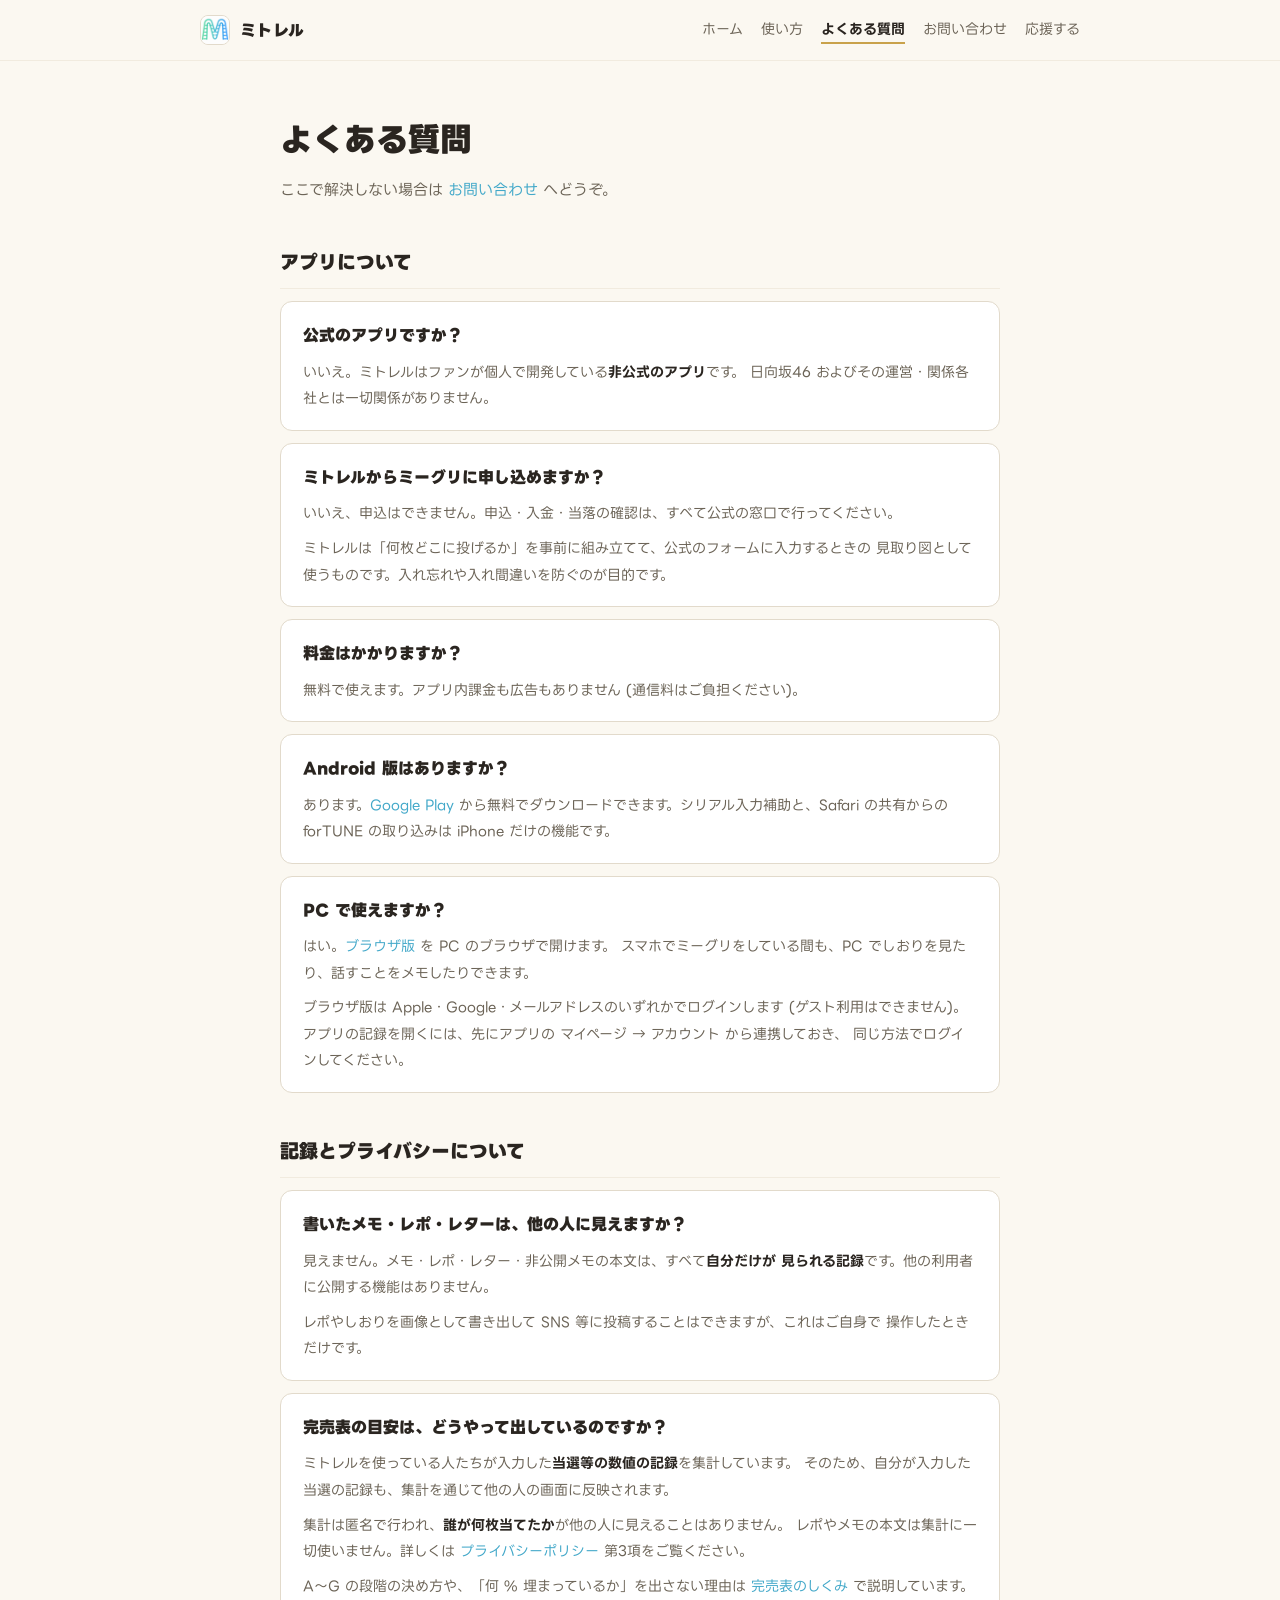
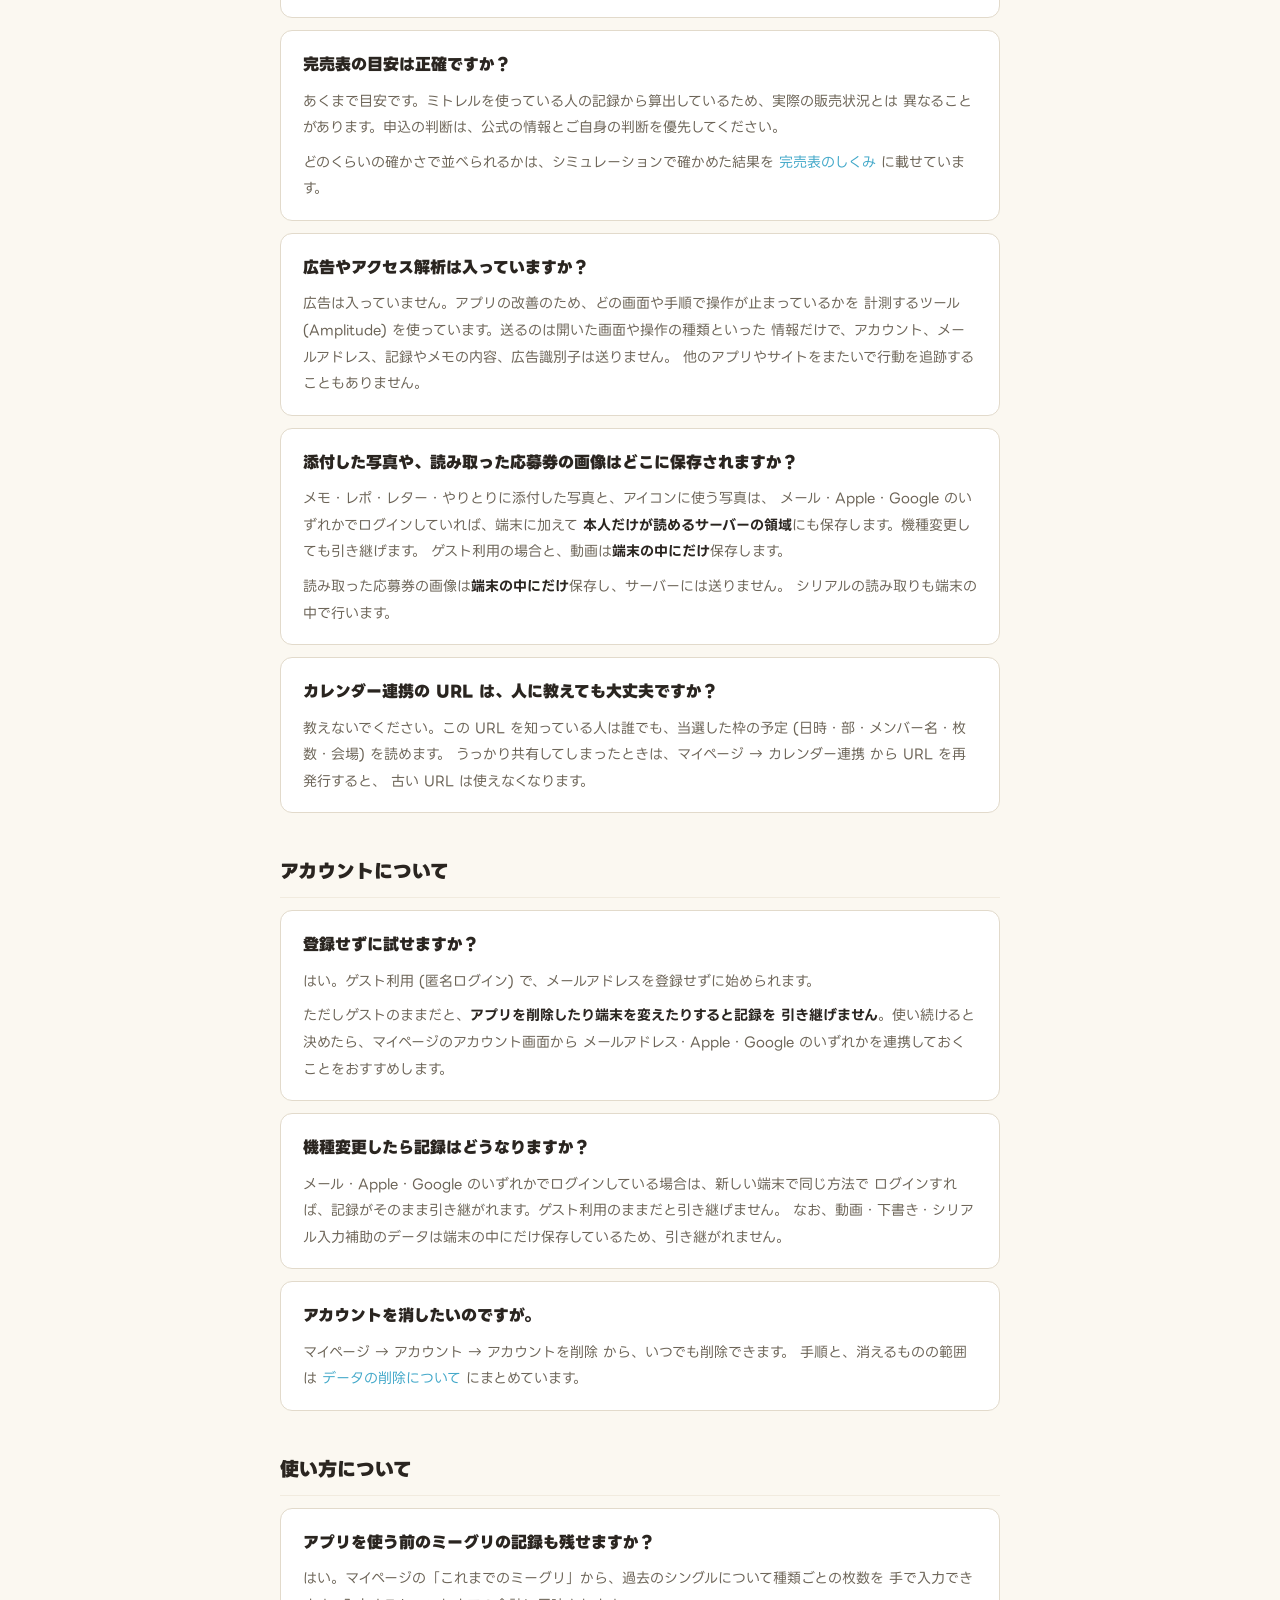
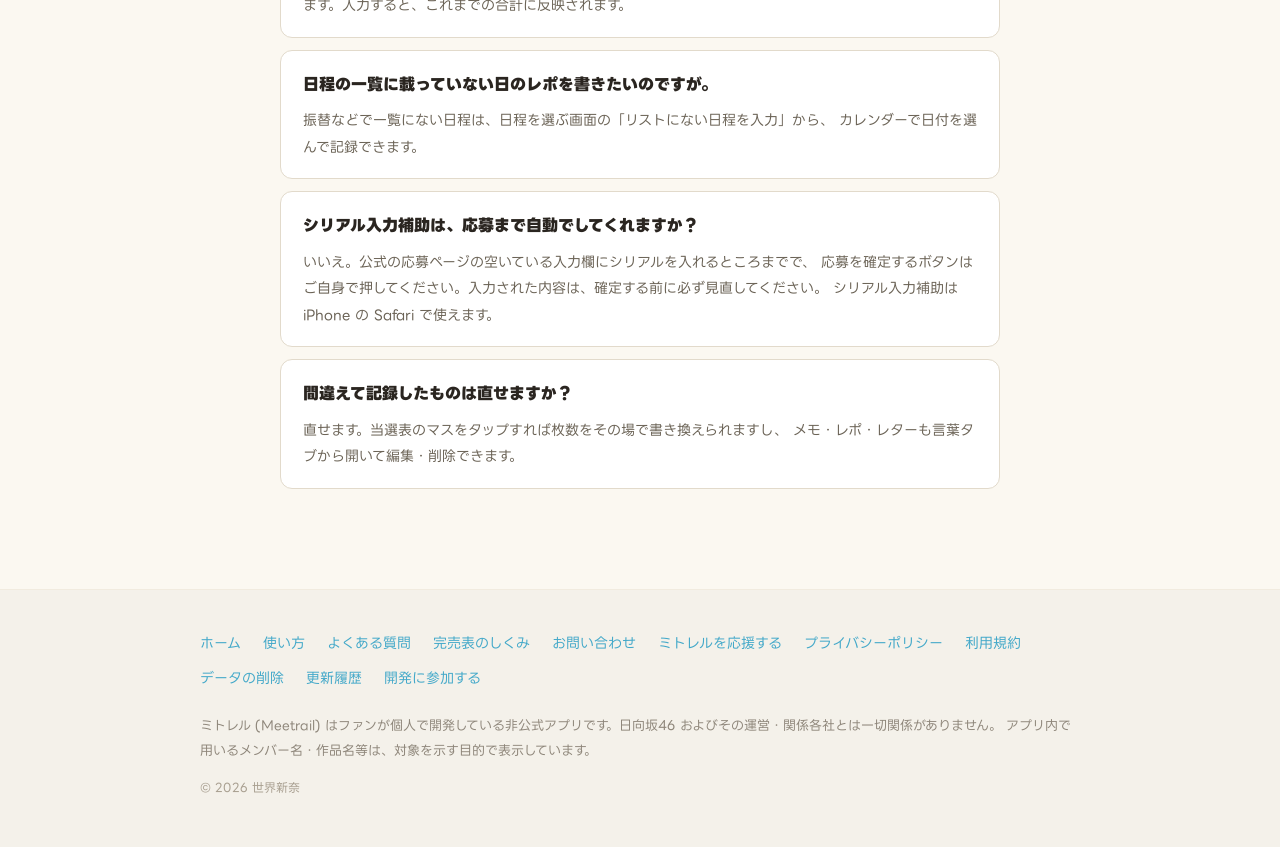
<file: faq.html>
<!doctype html>
<html lang="ja">
  <head>
    <meta charset="UTF-8" />
    <meta name="viewport" content="width=device-width, initial-scale=1.0" />
    <title>よくある質問｜ミトレル (Meetrail)</title>
    <meta
      name="description"
      content="ミトレル (Meetrail) についてよくいただく質問と回答。公式との関係、記録の公開範囲、ゲスト利用、機種変更、対応端末などについて。"
    />
    <link rel="icon" href="assets/favicon.png" />
    <link rel="preconnect" href="https://fonts.googleapis.com" />
    <link rel="preconnect" href="https://fonts.gstatic.com" crossorigin />
    <link
      href="https://fonts.googleapis.com/css2?family=LINE+Seed+JP:wght@400;700;800&display=swap"
      rel="stylesheet"
    />
    <link rel="stylesheet" href="assets/style.css?v=9" />
  </head>
  <body>
    <header class="site-header">
      <div class="wrap site-header__inner">
        <a class="site-header__brand" href="index.html">
          <img src="assets/icon.png" alt="" />
          <span>ミトレル</span>
        </a>
        <nav class="site-nav">
          <a href="index.html">ホーム</a>
          <a href="guide.html">使い方</a>
          <a href="faq.html" aria-current="page">よくある質問</a>
          <a href="support.html">お問い合わせ</a>
          <a href="support-finances.html">応援する</a>
        </nav>
      </div>
    </header>

    <main class="doc">
      <div class="wrap wrap--narrow">
        <h1 class="doc__title">よくある質問</h1>
        <p class="doc__meta">ここで解決しない場合は <a href="support.html">お問い合わせ</a> へどうぞ。</p>

        <h2>アプリについて</h2>

        <div class="faq-item">
          <h3>公式のアプリですか？</h3>
          <p>
            いいえ。ミトレルはファンが個人で開発している<strong>非公式のアプリ</strong>です。
            日向坂46 およびその運営・関係各社とは一切関係がありません。
          </p>
        </div>

        <div class="faq-item">
          <h3>ミトレルからミーグリに申し込めますか？</h3>
          <p>
            いいえ、申込はできません。申込・入金・当落の確認は、すべて公式の窓口で行ってください。
          </p>
          <p>
            ミトレルは「何枚どこに投げるか」を事前に組み立てて、公式のフォームに入力するときの
            見取り図として使うものです。入れ忘れや入れ間違いを防ぐのが目的です。
          </p>
        </div>

        <div class="faq-item">
          <h3>料金はかかりますか？</h3>
          <p>無料で使えます。アプリ内課金も広告もありません (通信料はご負担ください)。</p>
        </div>

        <div class="faq-item">
          <h3>Android 版はありますか？</h3>
          <p>
            あります。<a href="https://play.google.com/store/apps/details?id=com.sekainina.meetgreet">Google Play</a>
            から無料でダウンロードできます。シリアル入力補助と、Safari の共有からの forTUNE の取り込みは
            iPhone だけの機能です。
          </p>
        </div>

        <div class="faq-item">
          <h3>PC で使えますか？</h3>
          <p>
            はい。<a href="https://meetrail.sekai-nina.com">ブラウザ版</a> を PC のブラウザで開けます。
            スマホでミーグリをしている間も、PC でしおりを見たり、話すことをメモしたりできます。
          </p>
          <p>
            ブラウザ版は Apple・Google・メールアドレスのいずれかでログインします (ゲスト利用はできません)。
            アプリの記録を開くには、先にアプリの マイページ → アカウント から連携しておき、
            同じ方法でログインしてください。
          </p>
        </div>

        <h2>記録とプライバシーについて</h2>

        <div class="faq-item">
          <h3>書いたメモ・レポ・レターは、他の人に見えますか？</h3>
          <p>
            見えません。メモ・レポ・レター・非公開メモの本文は、すべて<strong>自分だけが
            見られる記録</strong>です。他の利用者に公開する機能はありません。
          </p>
          <p>
            レポやしおりを画像として書き出して SNS 等に投稿することはできますが、これはご自身で
            操作したときだけです。
          </p>
        </div>

        <div class="faq-item">
          <h3>完売表の目安は、どうやって出しているのですか？</h3>
          <p>
            ミトレルを使っている人たちが入力した<strong>当選等の数値の記録</strong>を集計しています。
            そのため、自分が入力した当選の記録も、集計を通じて他の人の画面に反映されます。
          </p>
          <p>
            集計は匿名で行われ、<strong>誰が何枚当てたか</strong>が他の人に見えることはありません。
            レポやメモの本文は集計に一切使いません。詳しくは
            <a href="privacy.html">プライバシーポリシー</a> 第3項をご覧ください。
          </p>
          <p>
            A〜G の段階の決め方や、「何 % 埋まっているか」を出さない理由は
            <a href="sellout-table.html">完売表のしくみ</a> で説明しています。
          </p>
        </div>

        <div class="faq-item">
          <h3>完売表の目安は正確ですか？</h3>
          <p>
            あくまで目安です。ミトレルを使っている人の記録から算出しているため、実際の販売状況とは
            異なることがあります。申込の判断は、公式の情報とご自身の判断を優先してください。
          </p>
          <p>
            どのくらいの確かさで並べられるかは、シミュレーションで確かめた結果を
            <a href="sellout-table.html">完売表のしくみ</a> に載せています。
          </p>
        </div>

        <div class="faq-item">
          <h3>広告やアクセス解析は入っていますか？</h3>
          <p>
            広告は入っていません。アプリの改善のため、どの画面や手順で操作が止まっているかを
            計測するツール (Amplitude) を使っています。送るのは開いた画面や操作の種類といった
            情報だけで、アカウント、メールアドレス、記録やメモの内容、広告識別子は送りません。
            他のアプリやサイトをまたいで行動を追跡することもありません。
          </p>
        </div>

        <div class="faq-item">
          <h3>添付した写真や、読み取った応募券の画像はどこに保存されますか？</h3>
          <p>
            メモ・レポ・レター・やりとりに添付した写真と、アイコンに使う写真は、
            メール・Apple・Google のいずれかでログインしていれば、端末に加えて
            <strong>本人だけが読めるサーバーの領域</strong>にも保存します。機種変更しても引き継げます。
            ゲスト利用の場合と、動画は<strong>端末の中にだけ</strong>保存します。
          </p>
          <p>
            読み取った応募券の画像は<strong>端末の中にだけ</strong>保存し、サーバーには送りません。
            シリアルの読み取りも端末の中で行います。
          </p>
        </div>

        <div class="faq-item">
          <h3>カレンダー連携の URL は、人に教えても大丈夫ですか？</h3>
          <p>
            教えないでください。この URL を知っている人は誰でも、当選した枠の予定
            (日時・部・メンバー名・枚数・会場) を読めます。
            うっかり共有してしまったときは、マイページ → カレンダー連携 から URL を再発行すると、
            古い URL は使えなくなります。
          </p>
        </div>

        <h2>アカウントについて</h2>

        <div class="faq-item">
          <h3>登録せずに試せますか？</h3>
          <p>
            はい。ゲスト利用 (匿名ログイン) で、メールアドレスを登録せずに始められます。
          </p>
          <p>
            ただしゲストのままだと、<strong>アプリを削除したり端末を変えたりすると記録を
            引き継げません</strong>。使い続けると決めたら、マイページのアカウント画面から
            メールアドレス・Apple・Google のいずれかを連携しておくことをおすすめします。
          </p>
        </div>

        <div class="faq-item">
          <h3>機種変更したら記録はどうなりますか？</h3>
          <p>
            メール・Apple・Google のいずれかでログインしている場合は、新しい端末で同じ方法で
            ログインすれば、記録がそのまま引き継がれます。ゲスト利用のままだと引き継げません。
            なお、動画・下書き・シリアル入力補助のデータは端末の中にだけ保存しているため、引き継がれません。
          </p>
        </div>

        <div class="faq-item">
          <h3>アカウントを消したいのですが。</h3>
          <p>
            マイページ → アカウント → アカウントを削除 から、いつでも削除できます。
            手順と、消えるものの範囲は <a href="delete-account.html">データの削除について</a>
            にまとめています。
          </p>
        </div>

        <h2>使い方について</h2>

        <div class="faq-item">
          <h3>アプリを使う前のミーグリの記録も残せますか？</h3>
          <p>
            はい。マイページの「これまでのミーグリ」から、過去のシングルについて種類ごとの枚数を
            手で入力できます。入力すると、これまでの合計に反映されます。
          </p>
        </div>

        <div class="faq-item">
          <h3>日程の一覧に載っていない日のレポを書きたいのですが。</h3>
          <p>
            振替などで一覧にない日程は、日程を選ぶ画面の「リストにない日程を入力」から、
            カレンダーで日付を選んで記録できます。
          </p>
        </div>

        <div class="faq-item">
          <h3>シリアル入力補助は、応募まで自動でしてくれますか？</h3>
          <p>
            いいえ。公式の応募ページの空いている入力欄にシリアルを入れるところまでで、
            応募を確定するボタンはご自身で押してください。入力された内容は、確定する前に必ず見直してください。
            シリアル入力補助は iPhone の Safari で使えます。
          </p>
        </div>

        <div class="faq-item">
          <h3>間違えて記録したものは直せますか？</h3>
          <p>
            直せます。当選表のマスをタップすれば枚数をその場で書き換えられますし、
            メモ・レポ・レターも言葉タブから開いて編集・削除できます。
          </p>
        </div>
      </div>
    </main>

    <footer class="site-footer">
      <div class="wrap">
        <nav class="site-footer__nav">
          <a href="index.html">ホーム</a>
          <a href="guide.html">使い方</a>
          <a href="faq.html">よくある質問</a>
          <a href="sellout-table.html">完売表のしくみ</a>
          <a href="support.html">お問い合わせ</a>
          <a href="support-finances.html">ミトレルを応援する</a>
          <a href="privacy.html">プライバシーポリシー</a>
          <a href="terms.html">利用規約</a>
          <a href="delete-account.html">データの削除</a>
          <a href="changelog.html">更新履歴</a>
          <a href="https://github.com/sekai-nina/meetrail">開発に参加する</a>
        </nav>
        <p class="site-footer__disclaimer">
          ミトレル (Meetrail) はファンが個人で開発している非公式アプリです。日向坂46
          およびその運営・関係各社とは一切関係がありません。
          アプリ内で用いるメンバー名・作品名等は、対象を示す目的で表示しています。
        </p>
        <p class="site-footer__copy">© 2026 世界新奈</p>
      </div>
    </footer>
  </body>
</html>
</file>
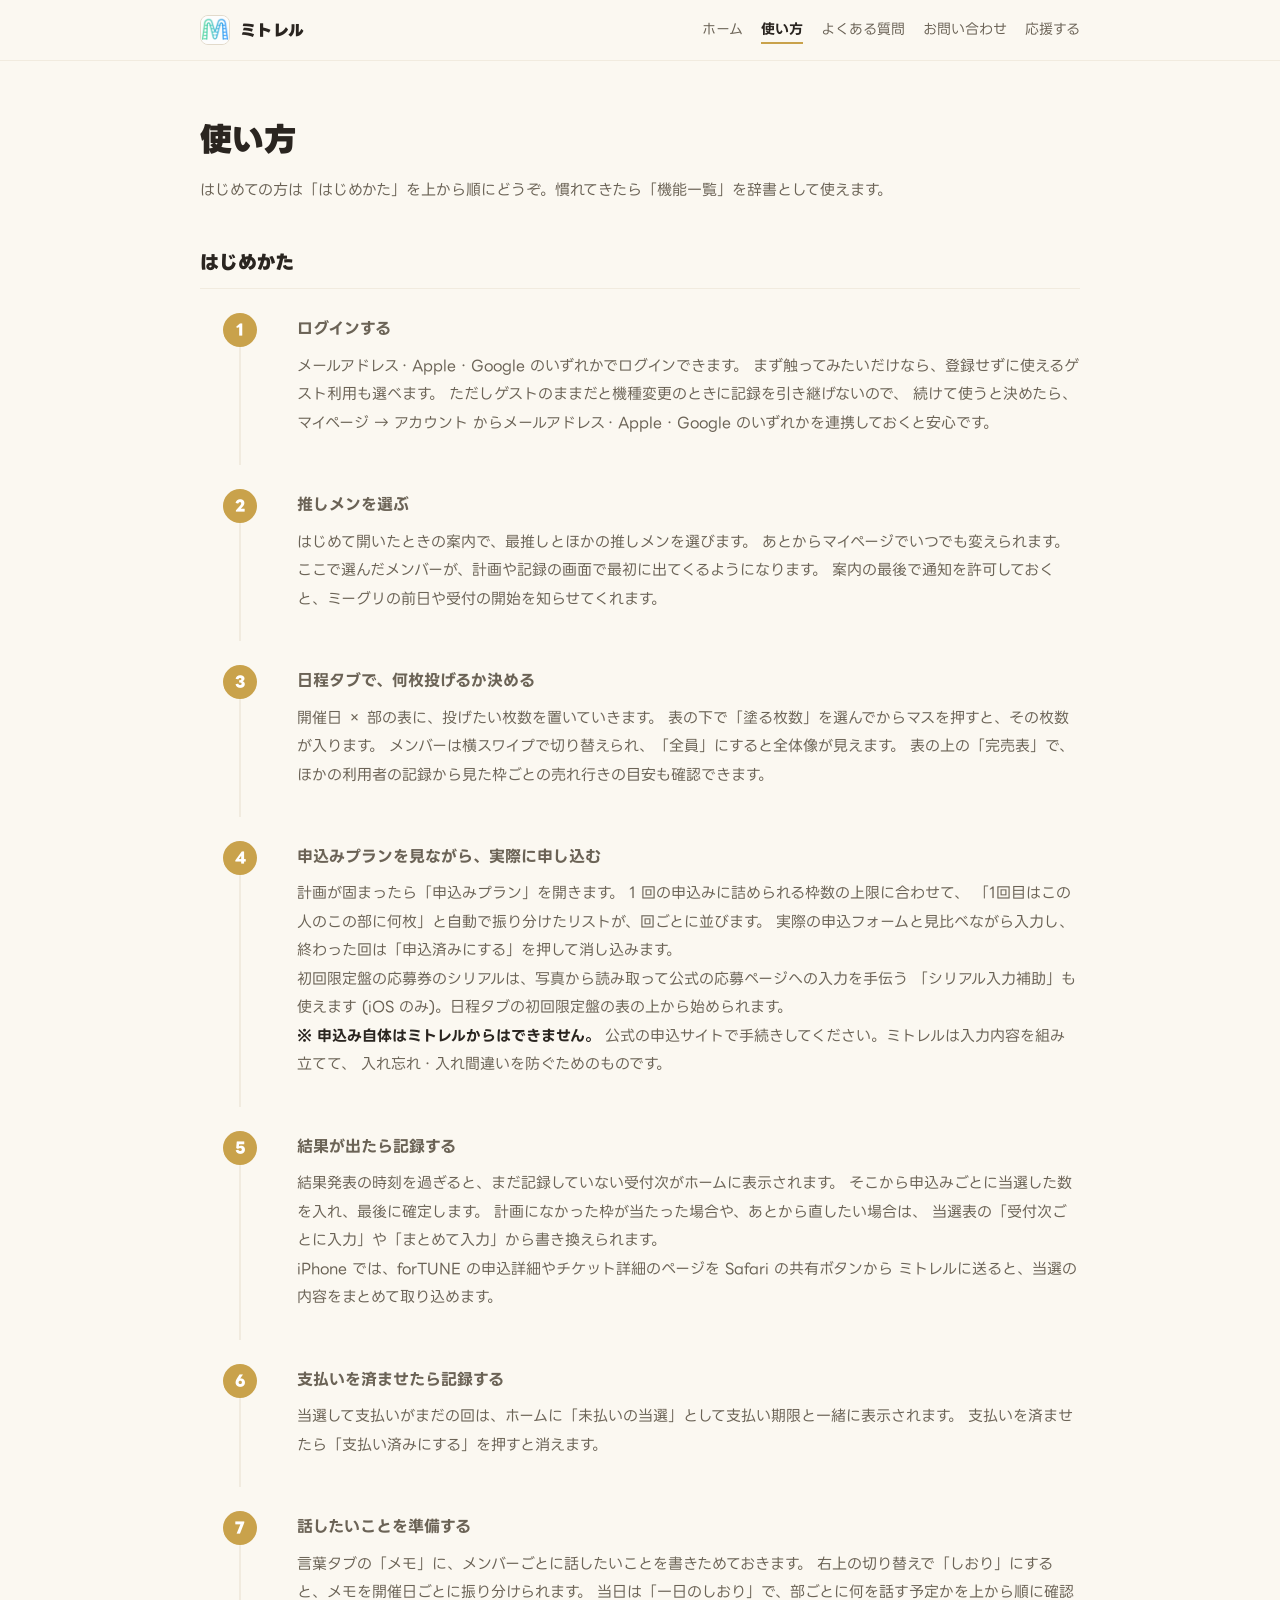
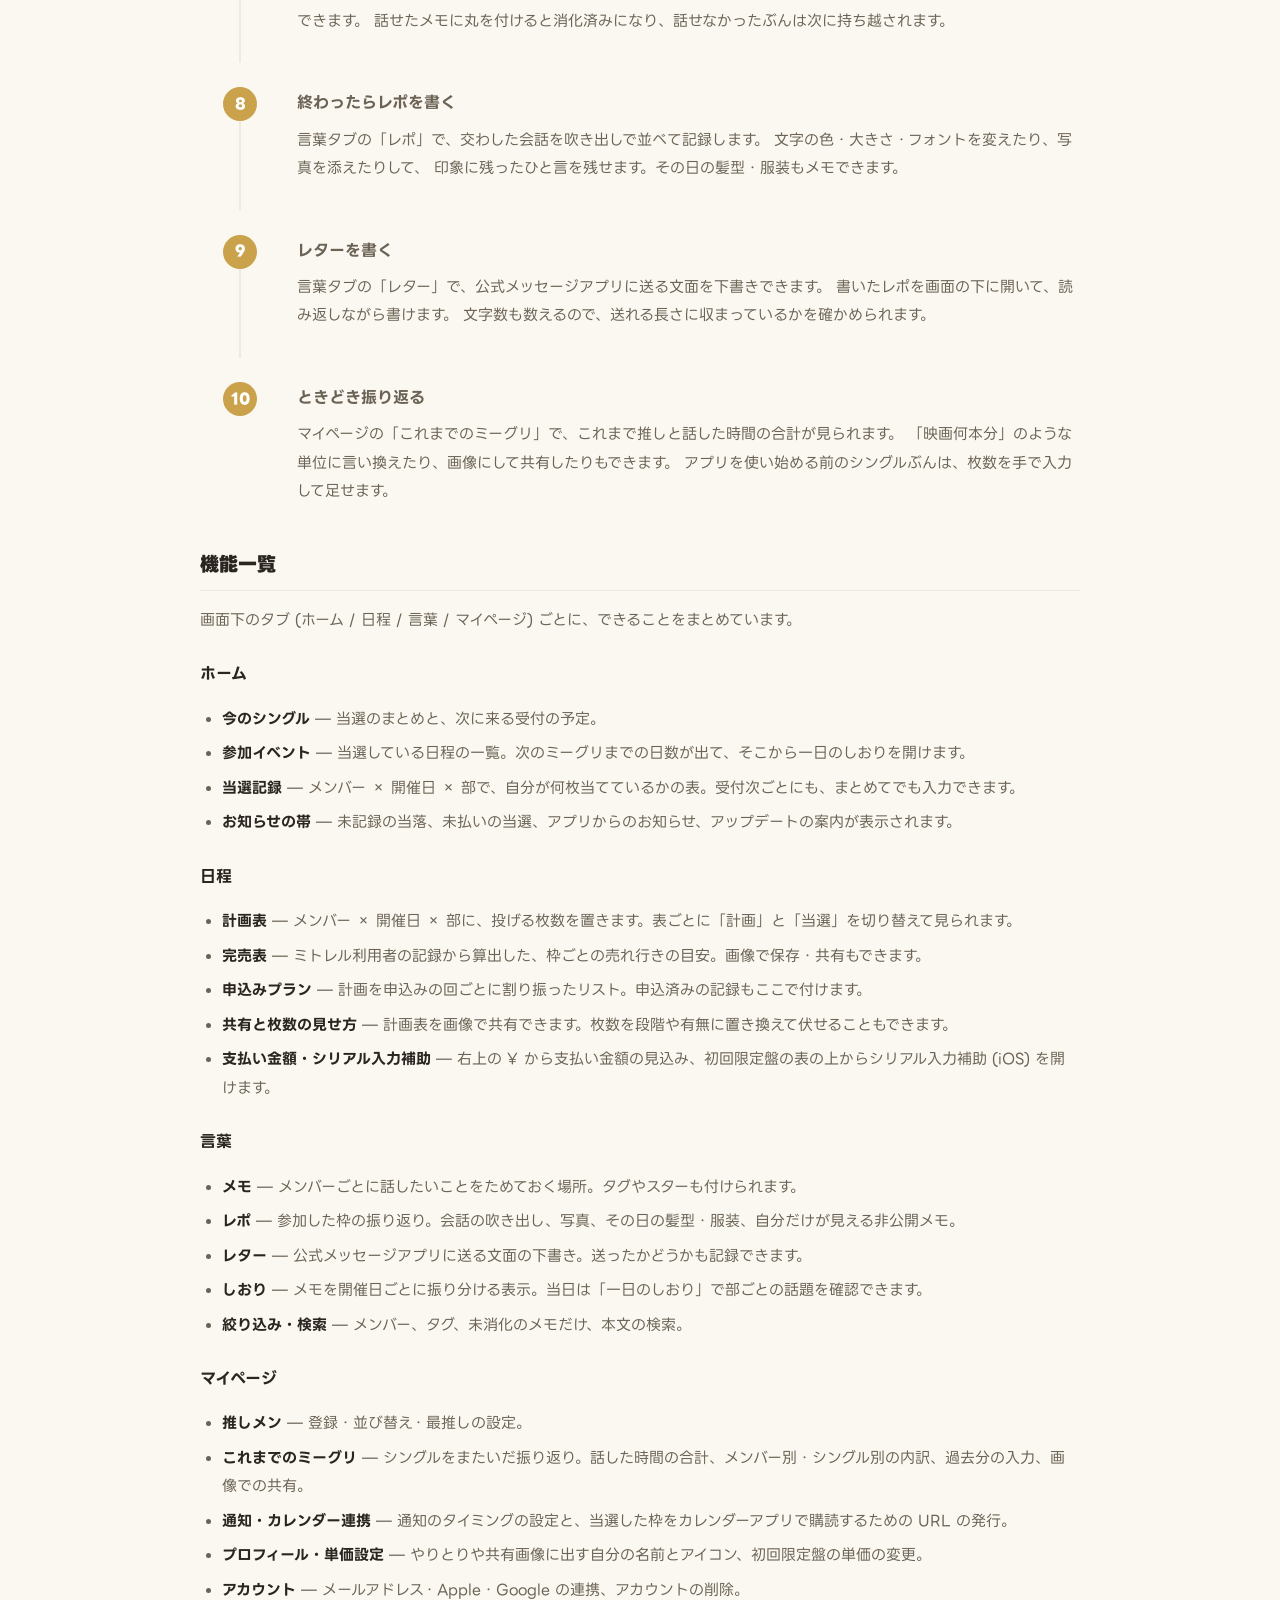
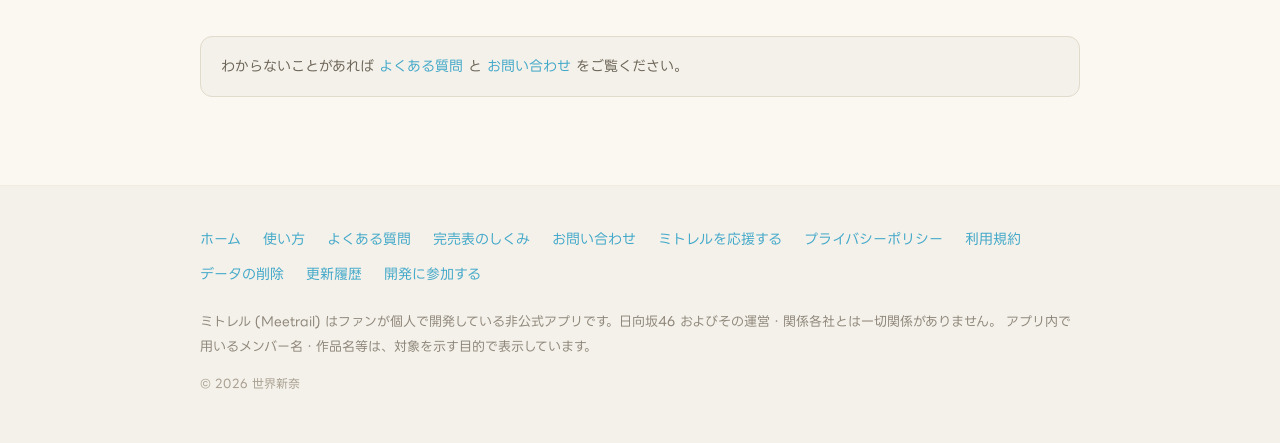
<file: guide.html>
<!doctype html>
<html lang="ja">
  <head>
    <meta charset="UTF-8" />
    <meta name="viewport" content="width=device-width, initial-scale=1.0" />
    <title>使い方｜ミトレル (Meetrail)</title>
    <meta
      name="description"
      content="ミトレルのはじめかたと、各タブでできることをまとめています。推しメンの登録から、申込みの計画、当落の記録、レポやレターの作成まで。"
    />
    <link rel="icon" href="assets/favicon.png" />
    <link rel="preconnect" href="https://fonts.googleapis.com" />
    <link rel="preconnect" href="https://fonts.gstatic.com" crossorigin />
    <link
      href="https://fonts.googleapis.com/css2?family=LINE+Seed+JP:wght@400;700;800&display=swap"
      rel="stylesheet"
    />
    <link rel="stylesheet" href="assets/style.css?v=9" />
  </head>
  <body>
    <header class="site-header">
      <div class="wrap site-header__inner">
        <a class="site-header__brand" href="index.html">
          <img src="assets/icon.png" alt="" />
          <span>ミトレル</span>
        </a>
        <nav class="site-nav">
          <a href="index.html">ホーム</a>
          <a href="guide.html" aria-current="page">使い方</a>
          <a href="faq.html">よくある質問</a>
          <a href="support.html">お問い合わせ</a>
          <a href="support-finances.html">応援する</a>
        </nav>
      </div>
    </header>

    <main class="doc">
      <div class="wrap">
        <h1 class="doc__title">使い方</h1>
        <p class="doc__meta">
          はじめての方は「はじめかた」を上から順にどうぞ。慣れてきたら「機能一覧」を辞書として使えます。
        </p>

        <!-- ============ はじめかた ============ -->
        <h2>はじめかた</h2>

        <ol class="steps">
          <li>
            <h3>ログインする</h3>
            <p>
              メールアドレス・Apple・Google のいずれかでログインできます。
              まず触ってみたいだけなら、登録せずに使えるゲスト利用も選べます。
              ただしゲストのままだと機種変更のときに記録を引き継げないので、
              続けて使うと決めたら、マイページ → アカウント からメールアドレス・Apple・Google
              のいずれかを連携しておくと安心です。
            </p>
          </li>
          <li>
            <h3>推しメンを選ぶ</h3>
            <p>
              はじめて開いたときの案内で、最推しとほかの推しメンを選びます。
              あとからマイページでいつでも変えられます。
              ここで選んだメンバーが、計画や記録の画面で最初に出てくるようになります。
              案内の最後で通知を許可しておくと、ミーグリの前日や受付の開始を知らせてくれます。
            </p>
          </li>
          <li>
            <h3>日程タブで、何枚投げるか決める</h3>
            <p>
              開催日 × 部の表に、投げたい枚数を置いていきます。
              表の下で「塗る枚数」を選んでからマスを押すと、その枚数が入ります。
              メンバーは横スワイプで切り替えられ、「全員」にすると全体像が見えます。
              表の上の「完売表」で、ほかの利用者の記録から見た枠ごとの売れ行きの目安も確認できます。
            </p>
          </li>
          <li>
            <h3>申込みプランを見ながら、実際に申し込む</h3>
            <p>
              計画が固まったら「申込みプラン」を開きます。
              1 回の申込みに詰められる枠数の上限に合わせて、
              「1回目はこの人のこの部に何枚」と自動で振り分けたリストが、回ごとに並びます。
              実際の申込フォームと見比べながら入力し、終わった回は「申込済みにする」を押して消し込みます。
            </p>
            <p>
              初回限定盤の応募券のシリアルは、写真から読み取って公式の応募ページへの入力を手伝う
              「シリアル入力補助」も使えます (iOS のみ)。日程タブの初回限定盤の表の上から始められます。
            </p>
            <p>
              <strong>※ 申込み自体はミトレルからはできません。</strong>
              公式の申込サイトで手続きしてください。ミトレルは入力内容を組み立てて、
              入れ忘れ・入れ間違いを防ぐためのものです。
            </p>
          </li>
          <li>
            <h3>結果が出たら記録する</h3>
            <p>
              結果発表の時刻を過ぎると、まだ記録していない受付次がホームに表示されます。
              そこから申込みごとに当選した数を入れ、最後に確定します。
              計画になかった枠が当たった場合や、あとから直したい場合は、
              当選表の「受付次ごとに入力」や「まとめて入力」から書き換えられます。
            </p>
            <p>
              iPhone では、forTUNE の申込詳細やチケット詳細のページを Safari の共有ボタンから
              ミトレルに送ると、当選の内容をまとめて取り込めます。
            </p>
          </li>
          <li>
            <h3>支払いを済ませたら記録する</h3>
            <p>
              当選して支払いがまだの回は、ホームに「未払いの当選」として支払い期限と一緒に表示されます。
              支払いを済ませたら「支払い済みにする」を押すと消えます。
            </p>
          </li>
          <li>
            <h3>話したいことを準備する</h3>
            <p>
              言葉タブの「メモ」に、メンバーごとに話したいことを書きためておきます。
              右上の切り替えで「しおり」にすると、メモを開催日ごとに振り分けられます。
              当日は「一日のしおり」で、部ごとに何を話す予定かを上から順に確認できます。
              話せたメモに丸を付けると消化済みになり、話せなかったぶんは次に持ち越されます。
            </p>
          </li>
          <li>
            <h3>終わったらレポを書く</h3>
            <p>
              言葉タブの「レポ」で、交わした会話を吹き出しで並べて記録します。
              文字の色・大きさ・フォントを変えたり、写真を添えたりして、
              印象に残ったひと言を残せます。その日の髪型・服装もメモできます。
            </p>
          </li>
          <li>
            <h3>レターを書く</h3>
            <p>
              言葉タブの「レター」で、公式メッセージアプリに送る文面を下書きできます。
              書いたレポを画面の下に開いて、読み返しながら書けます。
              文字数も数えるので、送れる長さに収まっているかを確かめられます。
            </p>
          </li>
          <li>
            <h3>ときどき振り返る</h3>
            <p>
              マイページの「これまでのミーグリ」で、これまで推しと話した時間の合計が見られます。
              「映画何本分」のような単位に言い換えたり、画像にして共有したりもできます。
              アプリを使い始める前のシングルぶんは、枚数を手で入力して足せます。
            </p>
          </li>
        </ol>

        <!-- ============ 機能一覧 ============ -->
        <h2>機能一覧</h2>
        <p>
          画面下のタブ (ホーム / 日程 / 言葉 / マイページ) ごとに、できることをまとめています。
        </p>

        <h3>ホーム</h3>
        <ul>
          <li><strong>今のシングル</strong> — 当選のまとめと、次に来る受付の予定。</li>
          <li>
            <strong>参加イベント</strong> —
            当選している日程の一覧。次のミーグリまでの日数が出て、そこから一日のしおりを開けます。
          </li>
          <li>
            <strong>当選記録</strong> —
            メンバー × 開催日 × 部で、自分が何枚当てているかの表。受付次ごとにも、まとめてでも入力できます。
          </li>
          <li>
            <strong>お知らせの帯</strong> —
            未記録の当落、未払いの当選、アプリからのお知らせ、アップデートの案内が表示されます。
          </li>
        </ul>

        <h3>日程</h3>
        <ul>
          <li>
            <strong>計画表</strong> —
            メンバー × 開催日 × 部に、投げる枚数を置きます。表ごとに「計画」と「当選」を切り替えて見られます。
          </li>
          <li>
            <strong>完売表</strong> —
            ミトレル利用者の記録から算出した、枠ごとの売れ行きの目安。画像で保存・共有もできます。
          </li>
          <li>
            <strong>申込みプラン</strong> —
            計画を申込みの回ごとに割り振ったリスト。申込済みの記録もここで付けます。
          </li>
          <li>
            <strong>共有と枚数の見せ方</strong> —
            計画表を画像で共有できます。枚数を段階や有無に置き換えて伏せることもできます。
          </li>
          <li>
            <strong>支払い金額・シリアル入力補助</strong> —
            右上の ¥ から支払い金額の見込み、初回限定盤の表の上からシリアル入力補助 (iOS) を開けます。
          </li>
        </ul>

        <h3>言葉</h3>
        <ul>
          <li><strong>メモ</strong> — メンバーごとに話したいことをためておく場所。タグやスターも付けられます。</li>
          <li>
            <strong>レポ</strong> —
            参加した枠の振り返り。会話の吹き出し、写真、その日の髪型・服装、自分だけが見える非公開メモ。
          </li>
          <li><strong>レター</strong> — 公式メッセージアプリに送る文面の下書き。送ったかどうかも記録できます。</li>
          <li>
            <strong>しおり</strong> —
            メモを開催日ごとに振り分ける表示。当日は「一日のしおり」で部ごとの話題を確認できます。
          </li>
          <li><strong>絞り込み・検索</strong> — メンバー、タグ、未消化のメモだけ、本文の検索。</li>
        </ul>

        <h3>マイページ</h3>
        <ul>
          <li><strong>推しメン</strong> — 登録・並び替え・最推しの設定。</li>
          <li>
            <strong>これまでのミーグリ</strong> —
            シングルをまたいだ振り返り。話した時間の合計、メンバー別・シングル別の内訳、過去分の入力、画像での共有。
          </li>
          <li>
            <strong>通知・カレンダー連携</strong> —
            通知のタイミングの設定と、当選した枠をカレンダーアプリで購読するための URL の発行。
          </li>
          <li>
            <strong>プロフィール・単価設定</strong> —
            やりとりや共有画像に出す自分の名前とアイコン、初回限定盤の単価の変更。
          </li>
          <li><strong>アカウント</strong> — メールアドレス・Apple・Google の連携、アカウントの削除。</li>
        </ul>

        <div class="note" style="margin-top: 32px">
          わからないことがあれば <a href="faq.html">よくある質問</a> と
          <a href="support.html">お問い合わせ</a> をご覧ください。
        </div>
      </div>
    </main>

    <footer class="site-footer">
      <div class="wrap">
        <nav class="site-footer__nav">
          <a href="index.html">ホーム</a>
          <a href="guide.html">使い方</a>
          <a href="faq.html">よくある質問</a>
          <a href="sellout-table.html">完売表のしくみ</a>
          <a href="support.html">お問い合わせ</a>
          <a href="support-finances.html">ミトレルを応援する</a>
          <a href="privacy.html">プライバシーポリシー</a>
          <a href="terms.html">利用規約</a>
          <a href="delete-account.html">データの削除</a>
          <a href="changelog.html">更新履歴</a>
          <a href="https://github.com/sekai-nina/meetrail">開発に参加する</a>
        </nav>
        <p class="site-footer__disclaimer">
          ミトレル (Meetrail) はファンが個人で開発している非公式アプリです。日向坂46
          およびその運営・関係各社とは一切関係がありません。
          アプリ内で用いるメンバー名・作品名等は、対象を示す目的で表示しています。
        </p>
        <p class="site-footer__copy">© 2026 世界新奈</p>
      </div>
    </footer>
  </body>
</html>
</file>
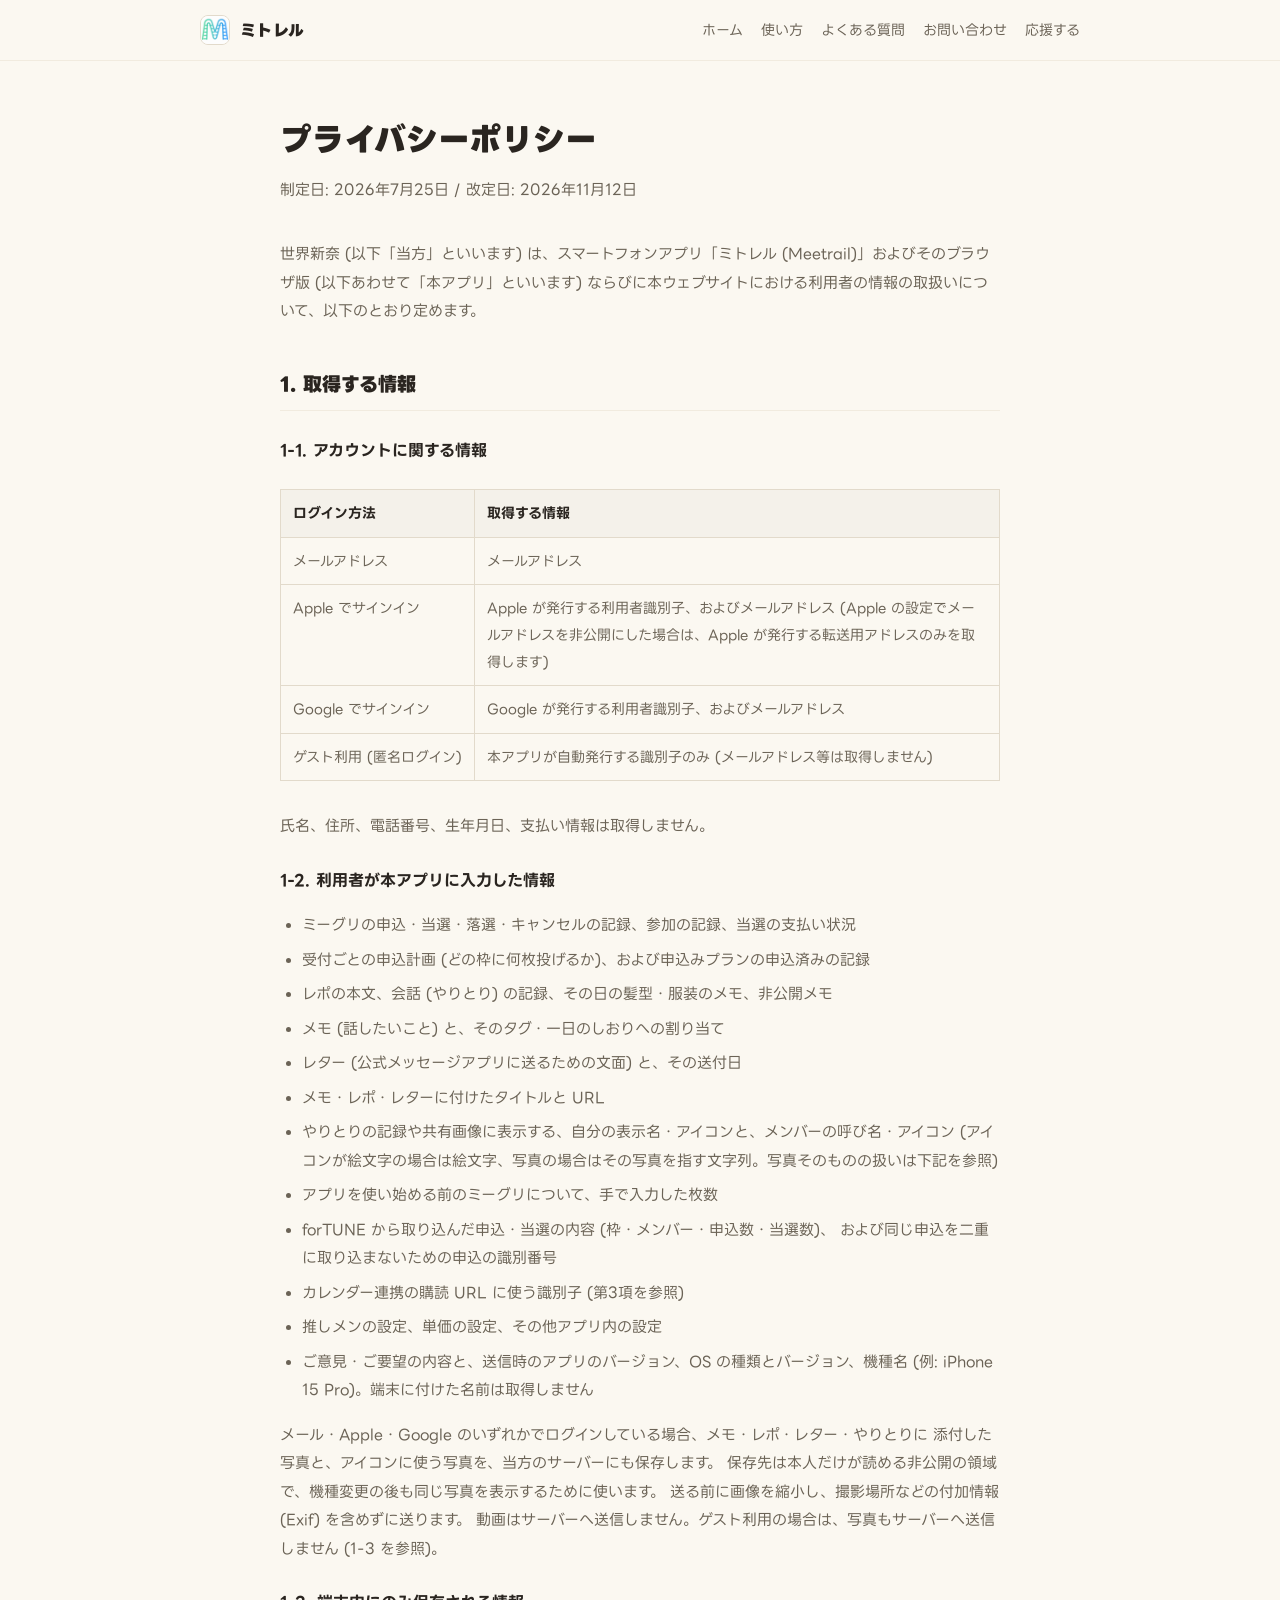
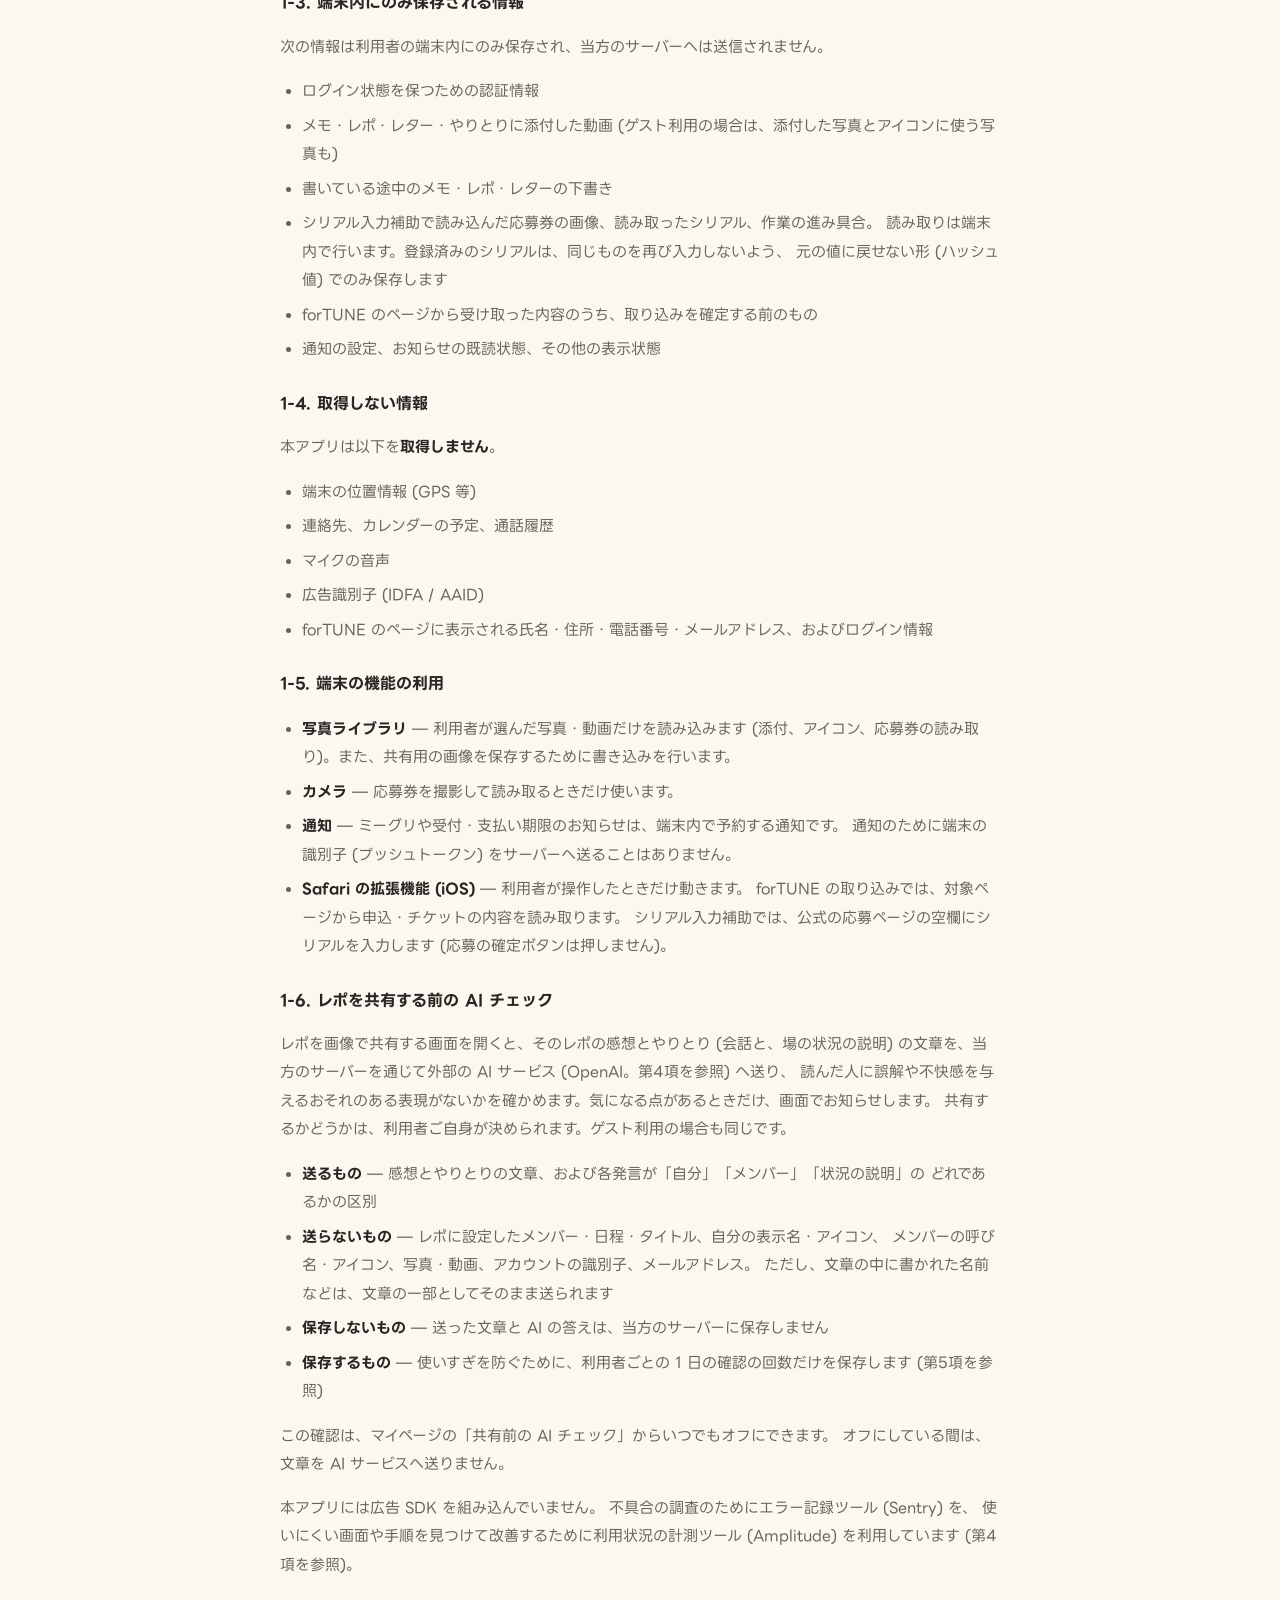
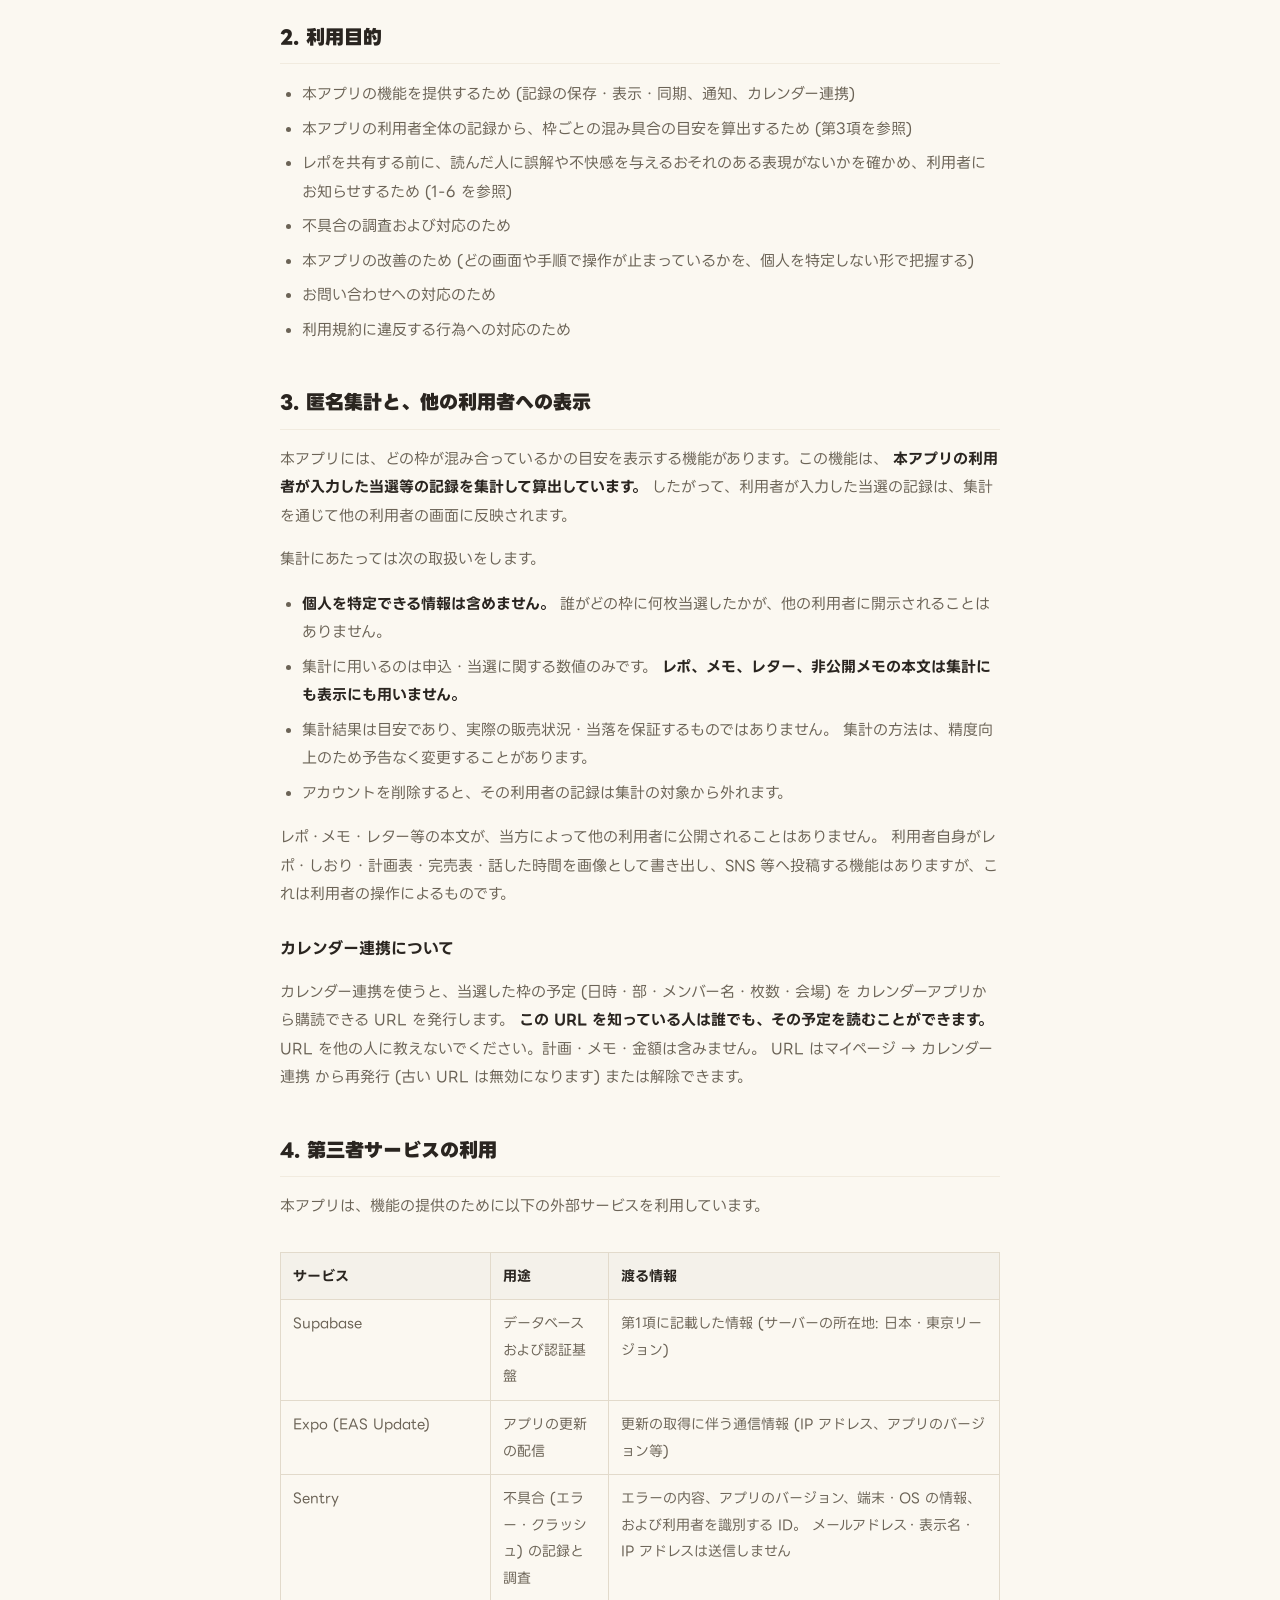
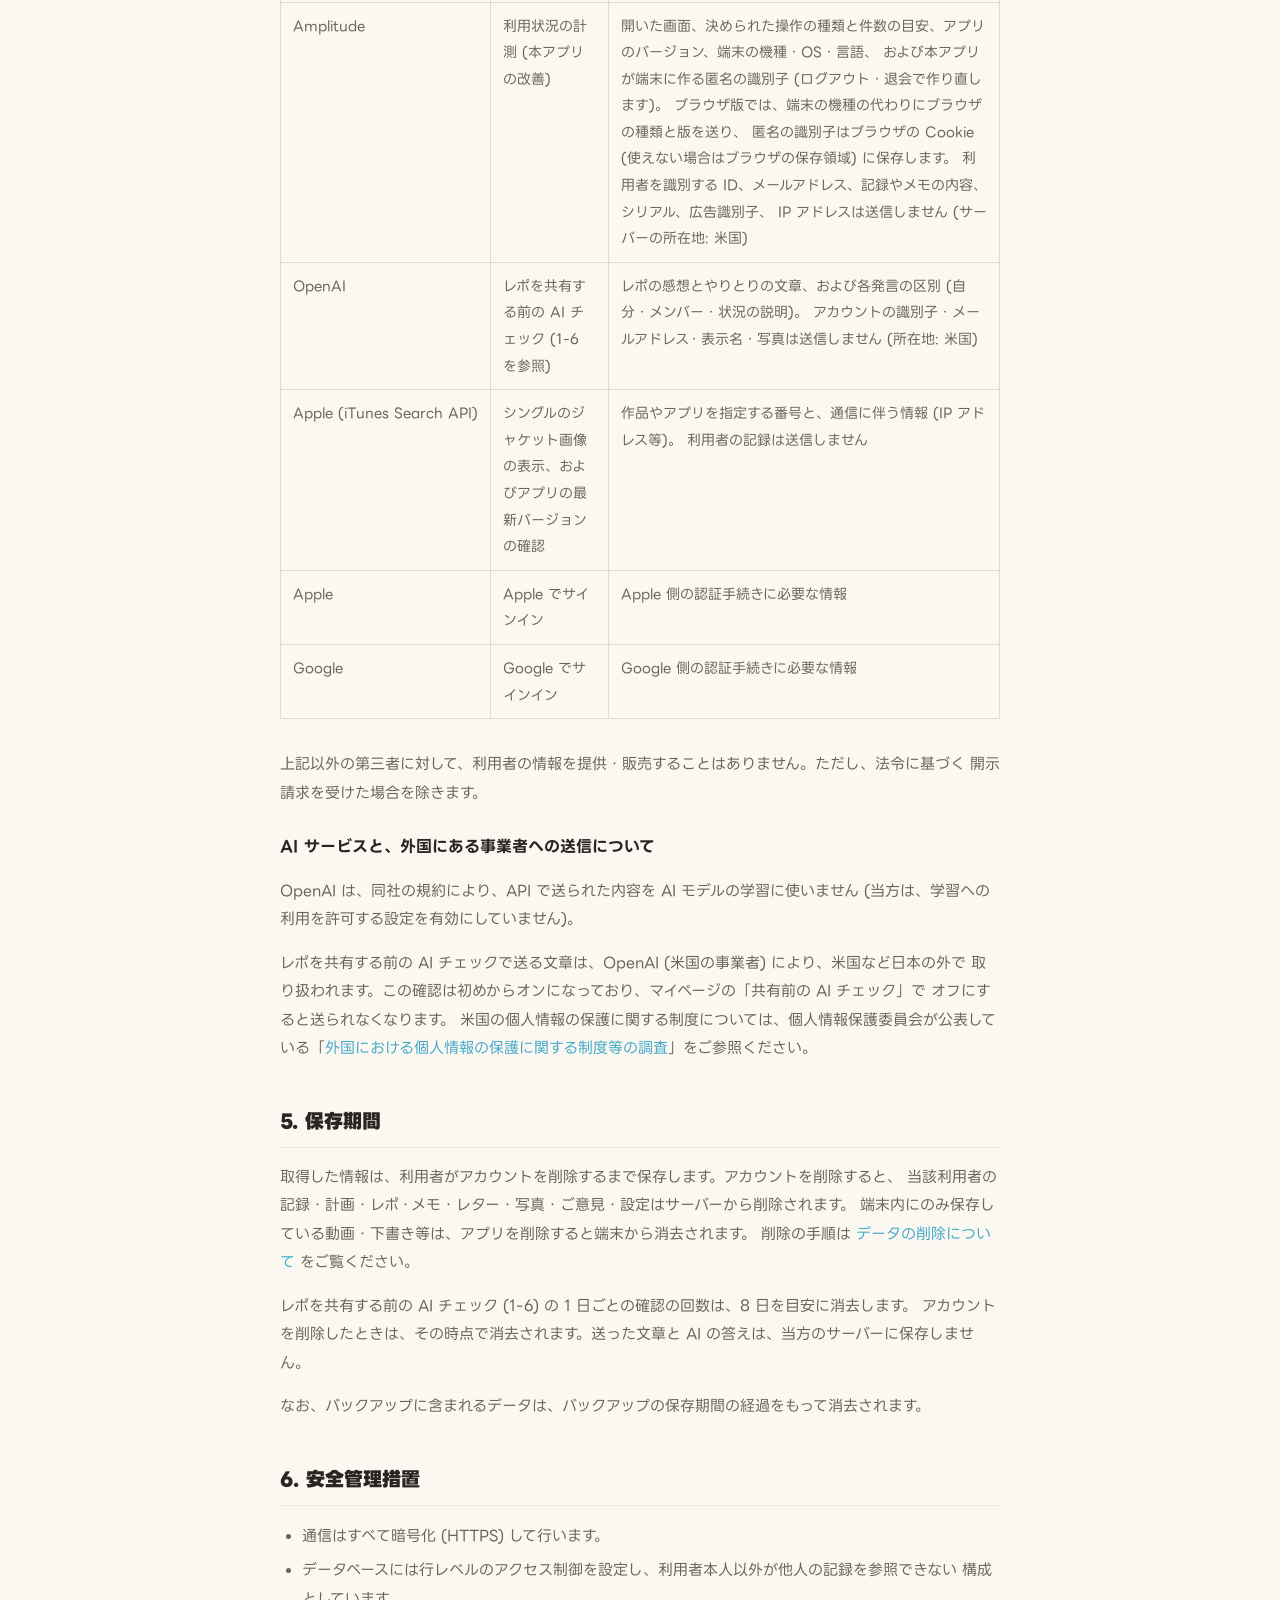
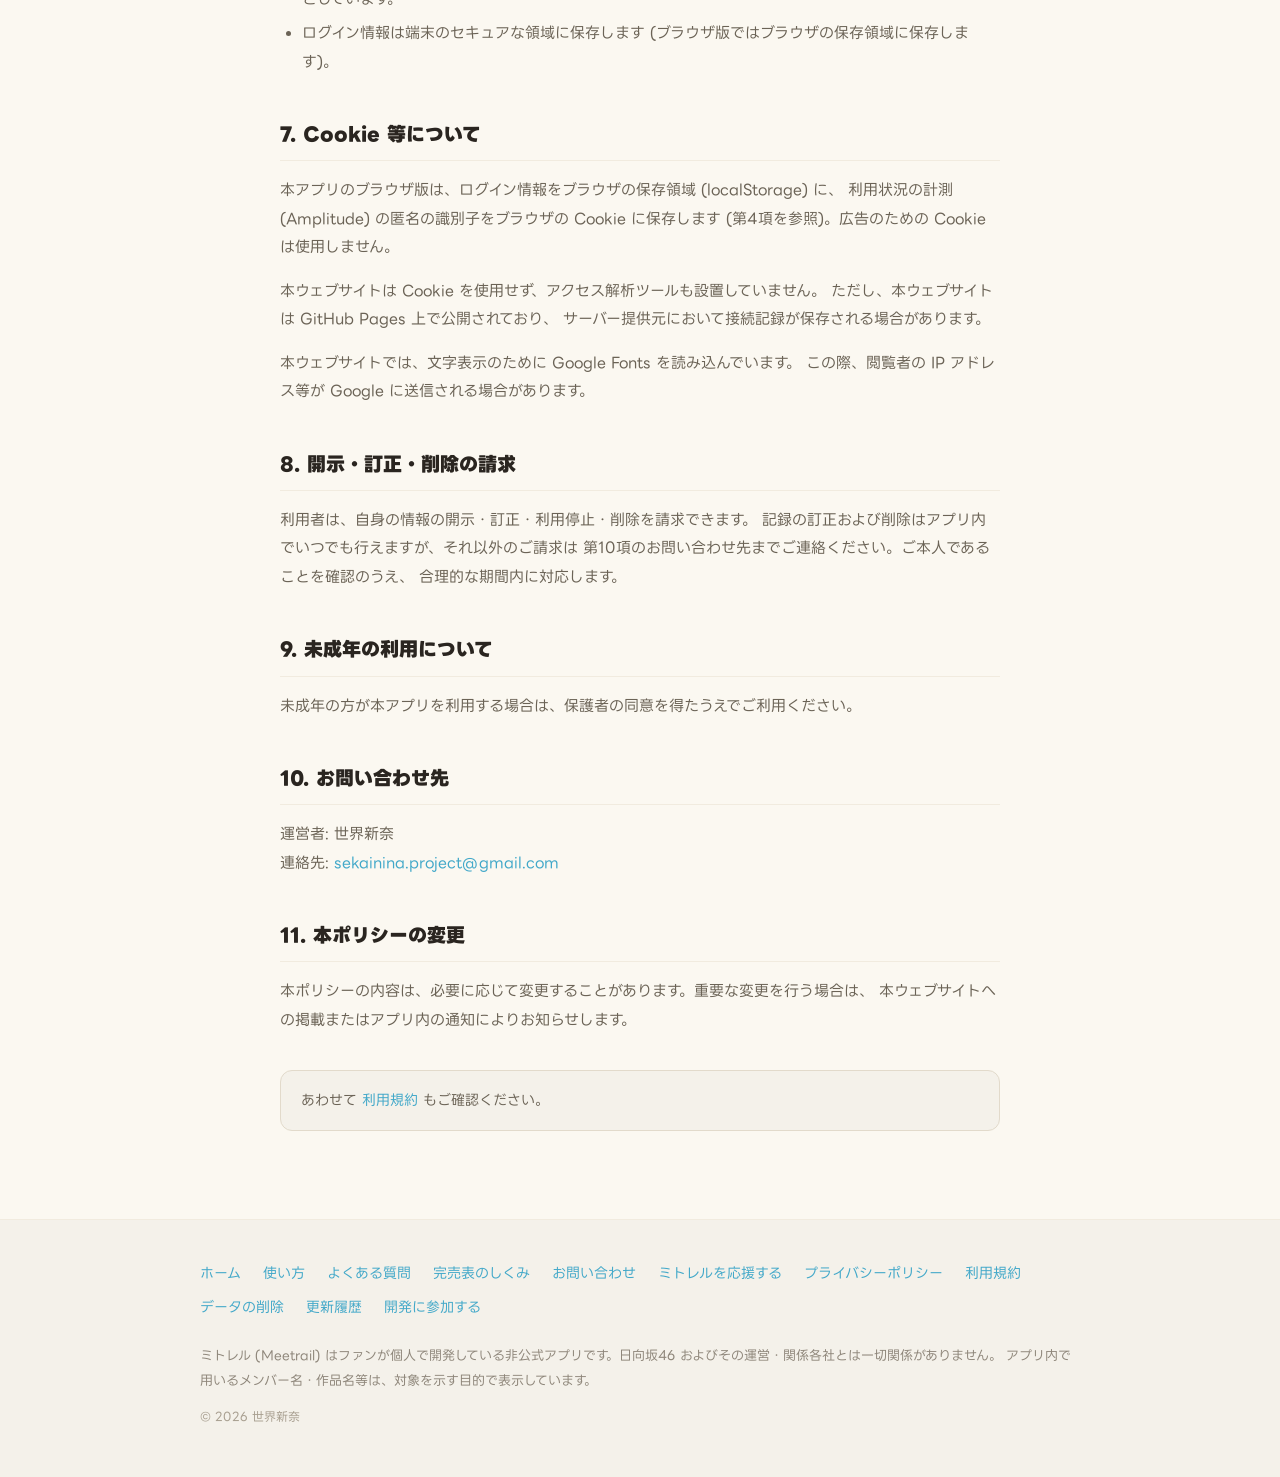
<file: privacy.html>
<!doctype html>
<html lang="ja">
  <head>
    <meta charset="UTF-8" />
    <meta name="viewport" content="width=device-width, initial-scale=1.0" />
    <title>プライバシーポリシー｜ミトレル (Meetrail)</title>
    <meta
      name="description"
      content="ミトレル (Meetrail) のプライバシーポリシー。取得する情報、利用目的、匿名集計の扱い、第三者サービス、保存期間、削除方法について定めています。"
    />
    <link rel="icon" href="assets/favicon.png" />
    <link rel="preconnect" href="https://fonts.googleapis.com" />
    <link rel="preconnect" href="https://fonts.gstatic.com" crossorigin />
    <link
      href="https://fonts.googleapis.com/css2?family=LINE+Seed+JP:wght@400;700;800&display=swap"
      rel="stylesheet"
    />
    <link rel="stylesheet" href="assets/style.css?v=9" />
  </head>
  <body>
    <header class="site-header">
      <div class="wrap site-header__inner">
        <a class="site-header__brand" href="index.html">
          <img src="assets/icon.png" alt="" />
          <span>ミトレル</span>
        </a>
        <nav class="site-nav">
          <a href="index.html">ホーム</a>
          <a href="guide.html">使い方</a>
          <a href="faq.html">よくある質問</a>
          <a href="support.html">お問い合わせ</a>
          <a href="support-finances.html">応援する</a>
        </nav>
      </div>
    </header>

    <main class="doc">
      <div class="wrap wrap--narrow">
        <h1 class="doc__title">プライバシーポリシー</h1>
        <p class="doc__meta">制定日: 2026年7月25日 / 改定日: 2026年11月12日</p>

        <p>
          世界新奈 (以下「当方」といいます) は、スマートフォンアプリ「ミトレル
          (Meetrail)」およびそのブラウザ版 (以下あわせて「本アプリ」といいます)
          ならびに本ウェブサイトにおける利用者の情報の取扱いについて、以下のとおり定めます。
        </p>

        <h2>1. 取得する情報</h2>

        <h3>1-1. アカウントに関する情報</h3>
        <div class="table-scroll">
          <table>
            <thead>
              <tr>
                <th>ログイン方法</th>
                <th>取得する情報</th>
              </tr>
            </thead>
            <tbody>
              <tr>
                <td>メールアドレス</td>
                <td>メールアドレス</td>
              </tr>
              <tr>
                <td>Apple でサインイン</td>
                <td>
                  Apple が発行する利用者識別子、およびメールアドレス
                  (Apple の設定でメールアドレスを非公開にした場合は、Apple
                  が発行する転送用アドレスのみを取得します)
                </td>
              </tr>
              <tr>
                <td>Google でサインイン</td>
                <td>Google が発行する利用者識別子、およびメールアドレス</td>
              </tr>
              <tr>
                <td>ゲスト利用 (匿名ログイン)</td>
                <td>本アプリが自動発行する識別子のみ (メールアドレス等は取得しません)</td>
              </tr>
            </tbody>
          </table>
        </div>
        <p>氏名、住所、電話番号、生年月日、支払い情報は取得しません。</p>

        <h3>1-2. 利用者が本アプリに入力した情報</h3>
        <ul>
          <li>ミーグリの申込・当選・落選・キャンセルの記録、参加の記録、当選の支払い状況</li>
          <li>受付ごとの申込計画 (どの枠に何枚投げるか)、および申込みプランの申込済みの記録</li>
          <li>レポの本文、会話 (やりとり) の記録、その日の髪型・服装のメモ、非公開メモ</li>
          <li>メモ (話したいこと) と、そのタグ・一日のしおりへの割り当て</li>
          <li>レター (公式メッセージアプリに送るための文面) と、その送付日</li>
          <li>メモ・レポ・レターに付けたタイトルと URL</li>
          <li>
            やりとりの記録や共有画像に表示する、自分の表示名・アイコンと、メンバーの呼び名・アイコン
            (アイコンが絵文字の場合は絵文字、写真の場合はその写真を指す文字列。写真そのものの扱いは下記を参照)
          </li>
          <li>アプリを使い始める前のミーグリについて、手で入力した枚数</li>
          <li>
            forTUNE から取り込んだ申込・当選の内容 (枠・メンバー・申込数・当選数)、
            および同じ申込を二重に取り込まないための申込の識別番号
          </li>
          <li>カレンダー連携の購読 URL に使う識別子 (第3項を参照)</li>
          <li>推しメンの設定、単価の設定、その他アプリ内の設定</li>
          <li>
            ご意見・ご要望の内容と、送信時のアプリのバージョン、OS の種類とバージョン、機種名
            (例: iPhone 15 Pro)。端末に付けた名前は取得しません
          </li>
        </ul>
        <p>
          メール・Apple・Google のいずれかでログインしている場合、メモ・レポ・レター・やりとりに
          添付した写真と、アイコンに使う写真を、当方のサーバーにも保存します。
          保存先は本人だけが読める非公開の領域で、機種変更の後も同じ写真を表示するために使います。
          送る前に画像を縮小し、撮影場所などの付加情報 (Exif) を含めずに送ります。
          動画はサーバーへ送信しません。ゲスト利用の場合は、写真もサーバーへ送信しません (1-3 を参照)。
        </p>

        <h3>1-3. 端末内にのみ保存される情報</h3>
        <p>
          次の情報は利用者の端末内にのみ保存され、当方のサーバーへは送信されません。
        </p>
        <ul>
          <li>ログイン状態を保つための認証情報</li>
          <li>
            メモ・レポ・レター・やりとりに添付した動画 (ゲスト利用の場合は、添付した写真とアイコンに使う写真も)
          </li>
          <li>書いている途中のメモ・レポ・レターの下書き</li>
          <li>
            シリアル入力補助で読み込んだ応募券の画像、読み取ったシリアル、作業の進み具合。
            読み取りは端末内で行います。登録済みのシリアルは、同じものを再び入力しないよう、
            元の値に戻せない形 (ハッシュ値) でのみ保存します
          </li>
          <li>
            forTUNE のページから受け取った内容のうち、取り込みを確定する前のもの
          </li>
          <li>通知の設定、お知らせの既読状態、その他の表示状態</li>
        </ul>

        <h3>1-4. 取得しない情報</h3>
        <p>
          本アプリは以下を<strong>取得しません</strong>。
        </p>
        <ul>
          <li>端末の位置情報 (GPS 等)</li>
          <li>連絡先、カレンダーの予定、通話履歴</li>
          <li>マイクの音声</li>
          <li>広告識別子 (IDFA / AAID)</li>
          <li>forTUNE のページに表示される氏名・住所・電話番号・メールアドレス、およびログイン情報</li>
        </ul>

        <h3>1-5. 端末の機能の利用</h3>
        <ul>
          <li>
            <strong>写真ライブラリ</strong> — 利用者が選んだ写真・動画だけを読み込みます
            (添付、アイコン、応募券の読み取り)。また、共有用の画像を保存するために書き込みを行います。
          </li>
          <li><strong>カメラ</strong> — 応募券を撮影して読み取るときだけ使います。</li>
          <li>
            <strong>通知</strong> — ミーグリや受付・支払い期限のお知らせは、端末内で予約する通知です。
            通知のために端末の識別子 (プッシュトークン) をサーバーへ送ることはありません。
          </li>
          <li>
            <strong>Safari の拡張機能 (iOS)</strong> — 利用者が操作したときだけ動きます。
            forTUNE の取り込みでは、対象ページから申込・チケットの内容を読み取ります。
            シリアル入力補助では、公式の応募ページの空欄にシリアルを入力します
            (応募の確定ボタンは押しません)。
          </li>
        </ul>
        <h3>1-6. レポを共有する前の AI チェック</h3>
        <p>
          レポを画像で共有する画面を開くと、そのレポの感想とやりとり (会話と、場の状況の説明)
          の文章を、当方のサーバーを通じて外部の AI サービス (OpenAI。第4項を参照) へ送り、
          読んだ人に誤解や不快感を与えるおそれのある表現がないかを確かめます。気になる点があるときだけ、画面でお知らせします。
          共有するかどうかは、利用者ご自身が決められます。ゲスト利用の場合も同じです。
        </p>
        <ul>
          <li>
            <strong>送るもの</strong> — 感想とやりとりの文章、および各発言が「自分」「メンバー」「状況の説明」の
            どれであるかの区別
          </li>
          <li>
            <strong>送らないもの</strong> — レポに設定したメンバー・日程・タイトル、自分の表示名・アイコン、
            メンバーの呼び名・アイコン、写真・動画、アカウントの識別子、メールアドレス。
            ただし、文章の中に書かれた名前などは、文章の一部としてそのまま送られます
          </li>
          <li>
            <strong>保存しないもの</strong> — 送った文章と AI の答えは、当方のサーバーに保存しません
          </li>
          <li>
            <strong>保存するもの</strong> — 使いすぎを防ぐために、利用者ごとの 1 日の確認の回数だけを保存します
            (第5項を参照)
          </li>
        </ul>
        <p>
          この確認は、マイページの「共有前の AI チェック」からいつでもオフにできます。
          オフにしている間は、文章を AI サービスへ送りません。
        </p>

        <p>
          本アプリには広告 SDK を組み込んでいません。
          不具合の調査のためにエラー記録ツール (Sentry) を、
          使いにくい画面や手順を見つけて改善するために利用状況の計測ツール (Amplitude) を利用しています
          (第4項を参照)。
        </p>

        <h2>2. 利用目的</h2>
        <ul>
          <li>本アプリの機能を提供するため (記録の保存・表示・同期、通知、カレンダー連携)</li>
          <li>本アプリの利用者全体の記録から、枠ごとの混み具合の目安を算出するため (第3項を参照)</li>
          <li>
            レポを共有する前に、読んだ人に誤解や不快感を与えるおそれのある表現がないかを確かめ、利用者にお知らせするため
            (1-6 を参照)
          </li>
          <li>不具合の調査および対応のため</li>
          <li>
            本アプリの改善のため (どの画面や手順で操作が止まっているかを、個人を特定しない形で把握する)
          </li>
          <li>お問い合わせへの対応のため</li>
          <li>利用規約に違反する行為への対応のため</li>
        </ul>

        <h2>3. 匿名集計と、他の利用者への表示</h2>
        <p>
          本アプリには、どの枠が混み合っているかの目安を表示する機能があります。この機能は、
          <strong>本アプリの利用者が入力した当選等の記録を集計して算出しています。</strong>
          したがって、利用者が入力した当選の記録は、集計を通じて他の利用者の画面に反映されます。
        </p>
        <p>集計にあたっては次の取扱いをします。</p>
        <ul>
          <li>
            <strong>個人を特定できる情報は含めません。</strong>
            誰がどの枠に何枚当選したかが、他の利用者に開示されることはありません。
          </li>
          <li>
            集計に用いるのは申込・当選に関する数値のみです。
            <strong>レポ、メモ、レター、非公開メモの本文は集計にも表示にも用いません。</strong>
          </li>
          <li>
            集計結果は目安であり、実際の販売状況・当落を保証するものではありません。
            集計の方法は、精度向上のため予告なく変更することがあります。
          </li>
          <li>アカウントを削除すると、その利用者の記録は集計の対象から外れます。</li>
        </ul>
        <p>
          レポ・メモ・レター等の本文が、当方によって他の利用者に公開されることはありません。
          利用者自身がレポ・しおり・計画表・完売表・話した時間を画像として書き出し、SNS
          等へ投稿する機能はありますが、これは利用者の操作によるものです。
        </p>

        <h3>カレンダー連携について</h3>
        <p>
          カレンダー連携を使うと、当選した枠の予定 (日時・部・メンバー名・枚数・会場) を
          カレンダーアプリから購読できる URL を発行します。
          <strong>この URL を知っている人は誰でも、その予定を読むことができます。</strong>
          URL を他の人に教えないでください。計画・メモ・金額は含みません。
          URL はマイページ → カレンダー連携 から再発行 (古い URL は無効になります)
          または解除できます。
        </p>

        <h2>4. 第三者サービスの利用</h2>
        <p>本アプリは、機能の提供のために以下の外部サービスを利用しています。</p>
        <div class="table-scroll">
          <table>
            <thead>
              <tr>
                <th>サービス</th>
                <th>用途</th>
                <th>渡る情報</th>
              </tr>
            </thead>
            <tbody>
              <tr>
                <td>Supabase</td>
                <td>データベースおよび認証基盤</td>
                <td>第1項に記載した情報 (サーバーの所在地: 日本・東京リージョン)</td>
              </tr>
              <tr>
                <td>Expo (EAS Update)</td>
                <td>アプリの更新の配信</td>
                <td>更新の取得に伴う通信情報 (IP アドレス、アプリのバージョン等)</td>
              </tr>
              <tr>
                <td>Sentry</td>
                <td>不具合 (エラー・クラッシュ) の記録と調査</td>
                <td>
                  エラーの内容、アプリのバージョン、端末・OS の情報、および利用者を識別する ID。
                  メールアドレス・表示名・IP アドレスは送信しません
                </td>
              </tr>
              <tr>
                <td>Amplitude</td>
                <td>利用状況の計測 (本アプリの改善)</td>
                <td>
                  開いた画面、決められた操作の種類と件数の目安、アプリのバージョン、端末の機種・OS・言語、
                  および本アプリが端末に作る匿名の識別子 (ログアウト・退会で作り直します)。
                  ブラウザ版では、端末の機種の代わりにブラウザの種類と版を送り、
                  匿名の識別子はブラウザの Cookie (使えない場合はブラウザの保存領域) に保存します。
                  利用者を識別する ID、メールアドレス、記録やメモの内容、シリアル、広告識別子、
                  IP アドレスは送信しません (サーバーの所在地: 米国)
                </td>
              </tr>
              <tr>
                <td>OpenAI</td>
                <td>レポを共有する前の AI チェック (1-6 を参照)</td>
                <td>
                  レポの感想とやりとりの文章、および各発言の区別 (自分・メンバー・状況の説明)。
                  アカウントの識別子・メールアドレス・表示名・写真は送信しません (所在地: 米国)
                </td>
              </tr>
              <tr>
                <td>Apple (iTunes Search API)</td>
                <td>シングルのジャケット画像の表示、およびアプリの最新バージョンの確認</td>
                <td>
                  作品やアプリを指定する番号と、通信に伴う情報 (IP アドレス等)。
                  利用者の記録は送信しません
                </td>
              </tr>
              <tr>
                <td>Apple</td>
                <td>Apple でサインイン</td>
                <td>Apple 側の認証手続きに必要な情報</td>
              </tr>
              <tr>
                <td>Google</td>
                <td>Google でサインイン</td>
                <td>Google 側の認証手続きに必要な情報</td>
              </tr>
            </tbody>
          </table>
        </div>
        <p>
          上記以外の第三者に対して、利用者の情報を提供・販売することはありません。ただし、法令に基づく
          開示請求を受けた場合を除きます。
        </p>

        <!-- 公開前に確かめること (meet-greet-app#2101):
             1. OpenAI の組織の Data controls で、学習への利用を許可する設定が無効であること (stg 用・本番用の両方のプロジェクト)
             2. 共有前の AI チェックで使う API に送った内容を、OpenAI 側がどれだけの期間保持するか。
                確かめた内容に合わせて下の段落を直す (保持の期間はまだ書いていない) -->
        <h3>AI サービスと、外国にある事業者への送信について</h3>
        <p>
          OpenAI は、同社の規約により、API で送られた内容を AI モデルの学習に使いません
          (当方は、学習への利用を許可する設定を有効にしていません)。
        </p>
        <p>
          レポを共有する前の AI チェックで送る文章は、OpenAI (米国の事業者) により、米国など日本の外で
          取り扱われます。この確認は初めからオンになっており、マイページの「共有前の AI チェック」で
          オフにすると送られなくなります。
          米国の個人情報の保護に関する制度については、個人情報保護委員会が公表している「<a
            href="https://www.ppc.go.jp/personalinfo/legal/kaiseihogohou/#gaikoku"
            >外国における個人情報の保護に関する制度等の調査</a
          >」をご参照ください。
        </p>

        <h2>5. 保存期間</h2>
        <p>
          取得した情報は、利用者がアカウントを削除するまで保存します。アカウントを削除すると、
          当該利用者の記録・計画・レポ・メモ・レター・写真・ご意見・設定はサーバーから削除されます。
          端末内にのみ保存している動画・下書き等は、アプリを削除すると端末から消去されます。
          削除の手順は <a href="delete-account.html">データの削除について</a> をご覧ください。
        </p>
        <p>
          レポを共有する前の AI チェック (1-6) の 1 日ごとの確認の回数は、8 日を目安に消去します。
          アカウントを削除したときは、その時点で消去されます。送った文章と AI の答えは、当方のサーバーに保存しません。
        </p>
        <p>
          なお、バックアップに含まれるデータは、バックアップの保存期間の経過をもって消去されます。
        </p>

        <h2>6. 安全管理措置</h2>
        <ul>
          <li>通信はすべて暗号化 (HTTPS) して行います。</li>
          <li>
            データベースには行レベルのアクセス制御を設定し、利用者本人以外が他人の記録を参照できない
            構成としています。
          </li>
          <li>ログイン情報は端末のセキュアな領域に保存します (ブラウザ版ではブラウザの保存領域に保存します)。</li>
        </ul>

        <h2>7. Cookie 等について</h2>
        <p>
          本アプリのブラウザ版は、ログイン情報をブラウザの保存領域 (localStorage) に、
          利用状況の計測 (Amplitude) の匿名の識別子をブラウザの Cookie に保存します
          (第4項を参照)。広告のための Cookie は使用しません。
        </p>
        <p>
          本ウェブサイトは Cookie を使用せず、アクセス解析ツールも設置していません。
          ただし、本ウェブサイトは GitHub Pages 上で公開されており、
          サーバー提供元において接続記録が保存される場合があります。
        </p>
        <p>
          本ウェブサイトでは、文字表示のために Google Fonts を読み込んでいます。
          この際、閲覧者の IP アドレス等が Google に送信される場合があります。
        </p>

        <h2>8. 開示・訂正・削除の請求</h2>
        <p>
          利用者は、自身の情報の開示・訂正・利用停止・削除を請求できます。
          記録の訂正および削除はアプリ内でいつでも行えますが、それ以外のご請求は
          第10項のお問い合わせ先までご連絡ください。ご本人であることを確認のうえ、
          合理的な期間内に対応します。
        </p>

        <h2>9. 未成年の利用について</h2>
        <p>
          未成年の方が本アプリを利用する場合は、保護者の同意を得たうえでご利用ください。
        </p>

        <h2>10. お問い合わせ先</h2>
        <p>
          運営者: 世界新奈<br />
          連絡先: <a href="mailto:sekainina.project@gmail.com">sekainina.project@gmail.com</a>
        </p>

        <h2>11. 本ポリシーの変更</h2>
        <p>
          本ポリシーの内容は、必要に応じて変更することがあります。重要な変更を行う場合は、
          本ウェブサイトへの掲載またはアプリ内の通知によりお知らせします。
        </p>

        <div class="note" style="margin-top: 36px">
          あわせて <a href="terms.html">利用規約</a> もご確認ください。
        </div>
      </div>
    </main>

    <footer class="site-footer">
      <div class="wrap">
        <nav class="site-footer__nav">
          <a href="index.html">ホーム</a>
          <a href="guide.html">使い方</a>
          <a href="faq.html">よくある質問</a>
          <a href="sellout-table.html">完売表のしくみ</a>
          <a href="support.html">お問い合わせ</a>
          <a href="support-finances.html">ミトレルを応援する</a>
          <a href="privacy.html">プライバシーポリシー</a>
          <a href="terms.html">利用規約</a>
          <a href="delete-account.html">データの削除</a>
          <a href="changelog.html">更新履歴</a>
          <a href="https://github.com/sekai-nina/meetrail">開発に参加する</a>
        </nav>
        <p class="site-footer__disclaimer">
          ミトレル (Meetrail) はファンが個人で開発している非公式アプリです。日向坂46
          およびその運営・関係各社とは一切関係がありません。
          アプリ内で用いるメンバー名・作品名等は、対象を示す目的で表示しています。
        </p>
        <p class="site-footer__copy">© 2026 世界新奈</p>
      </div>
    </footer>
  </body>
</html>
</file>
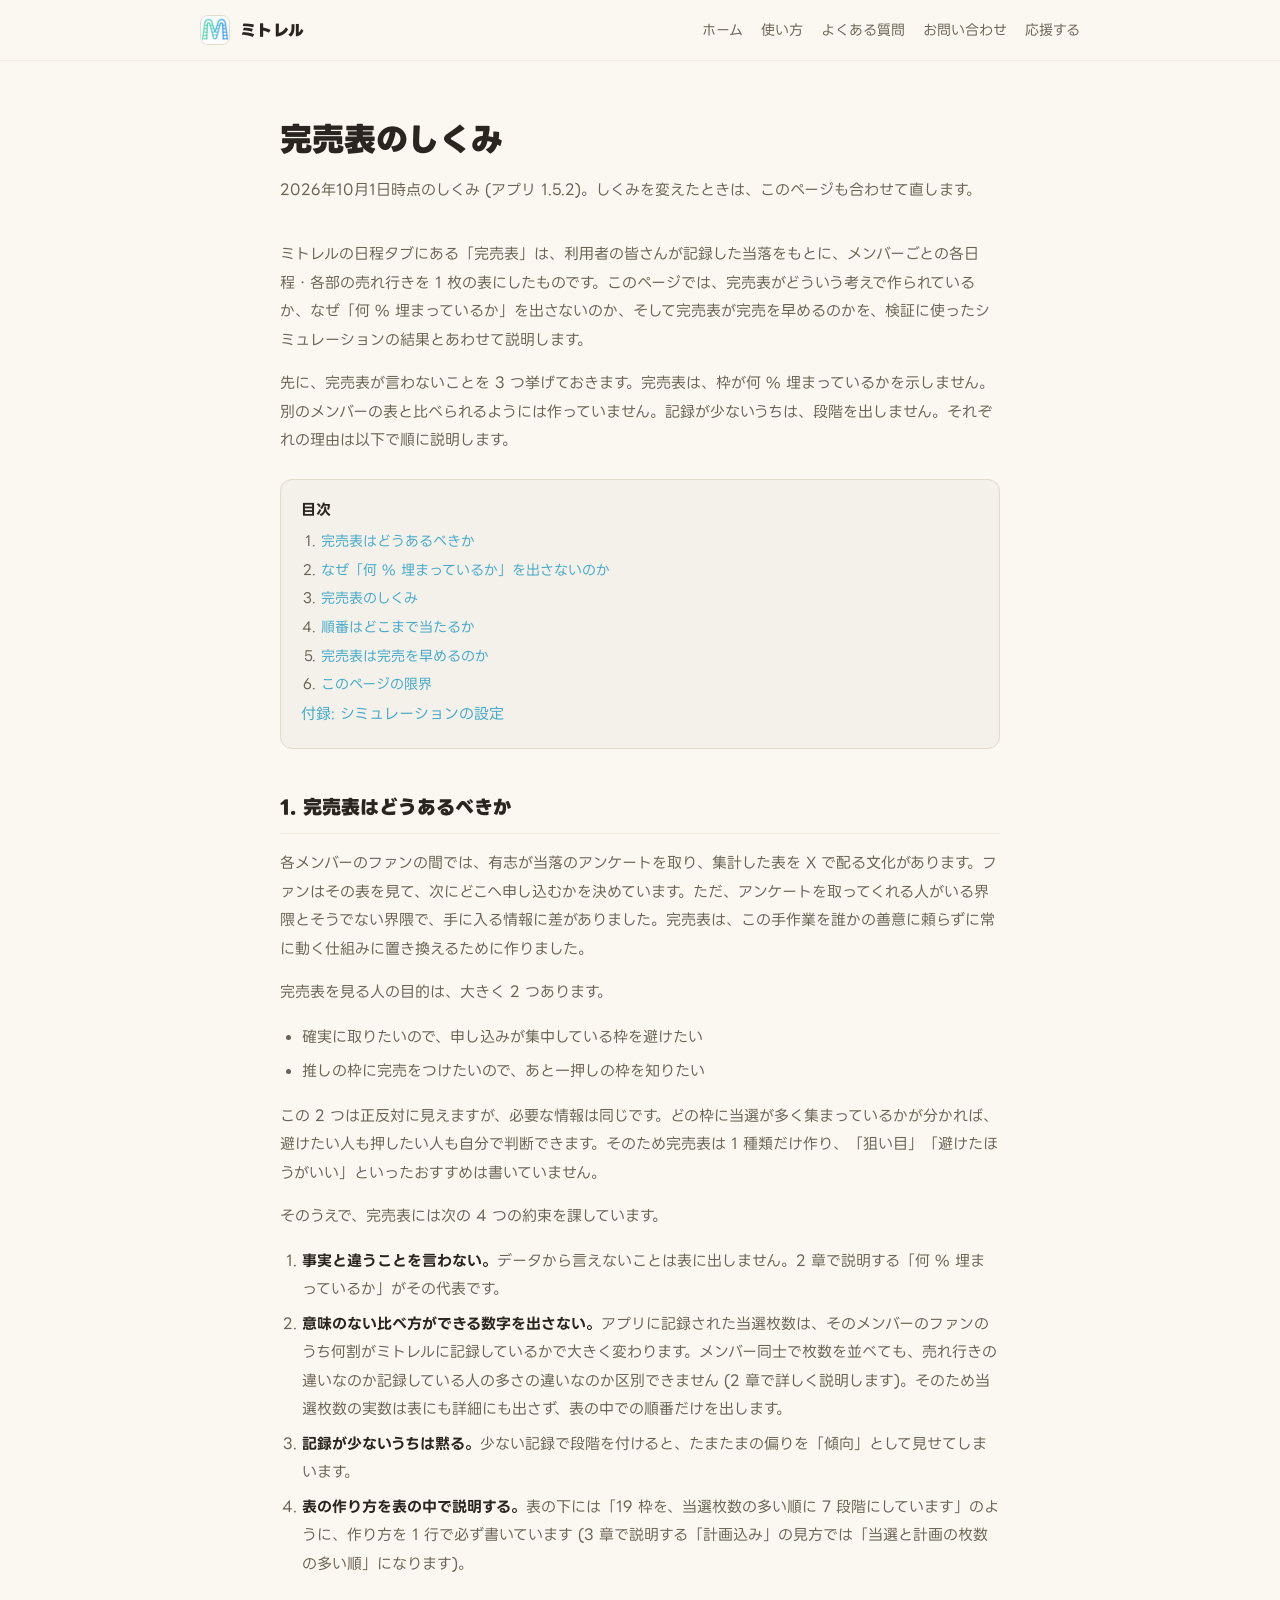
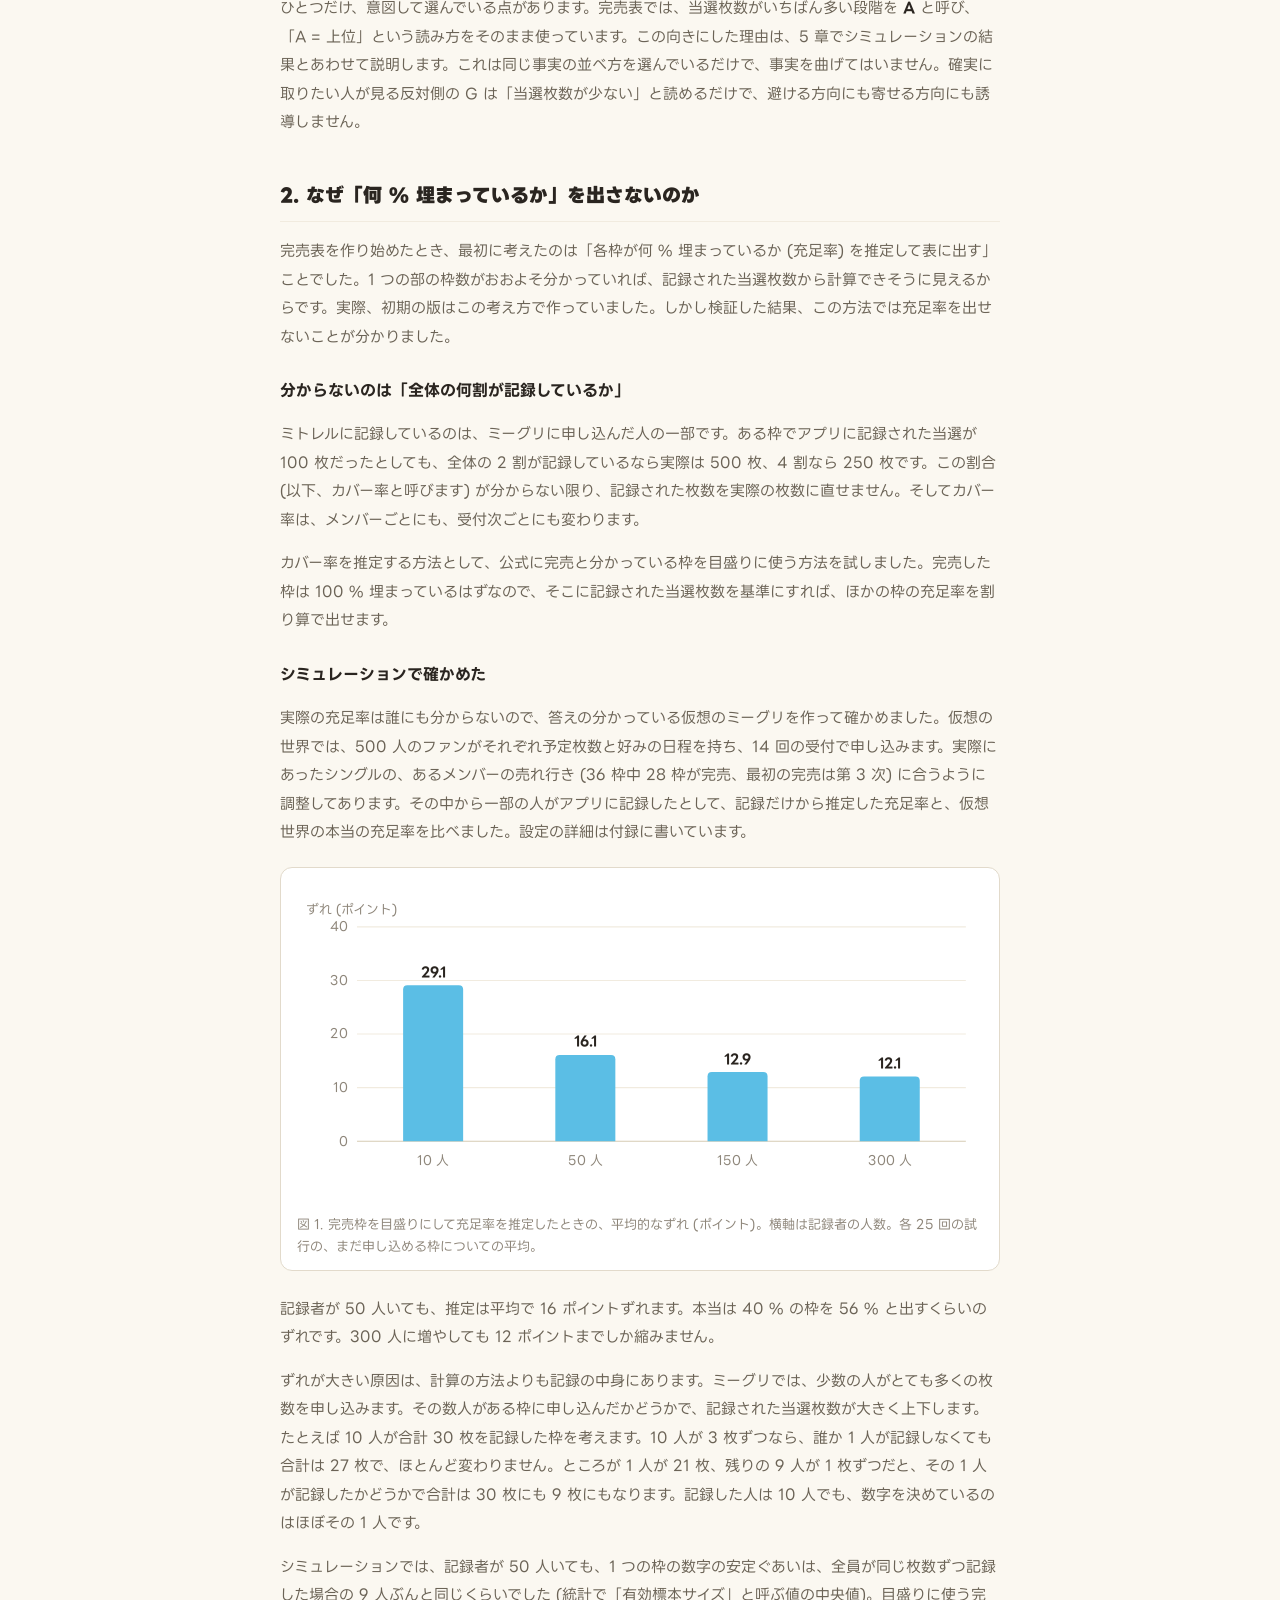
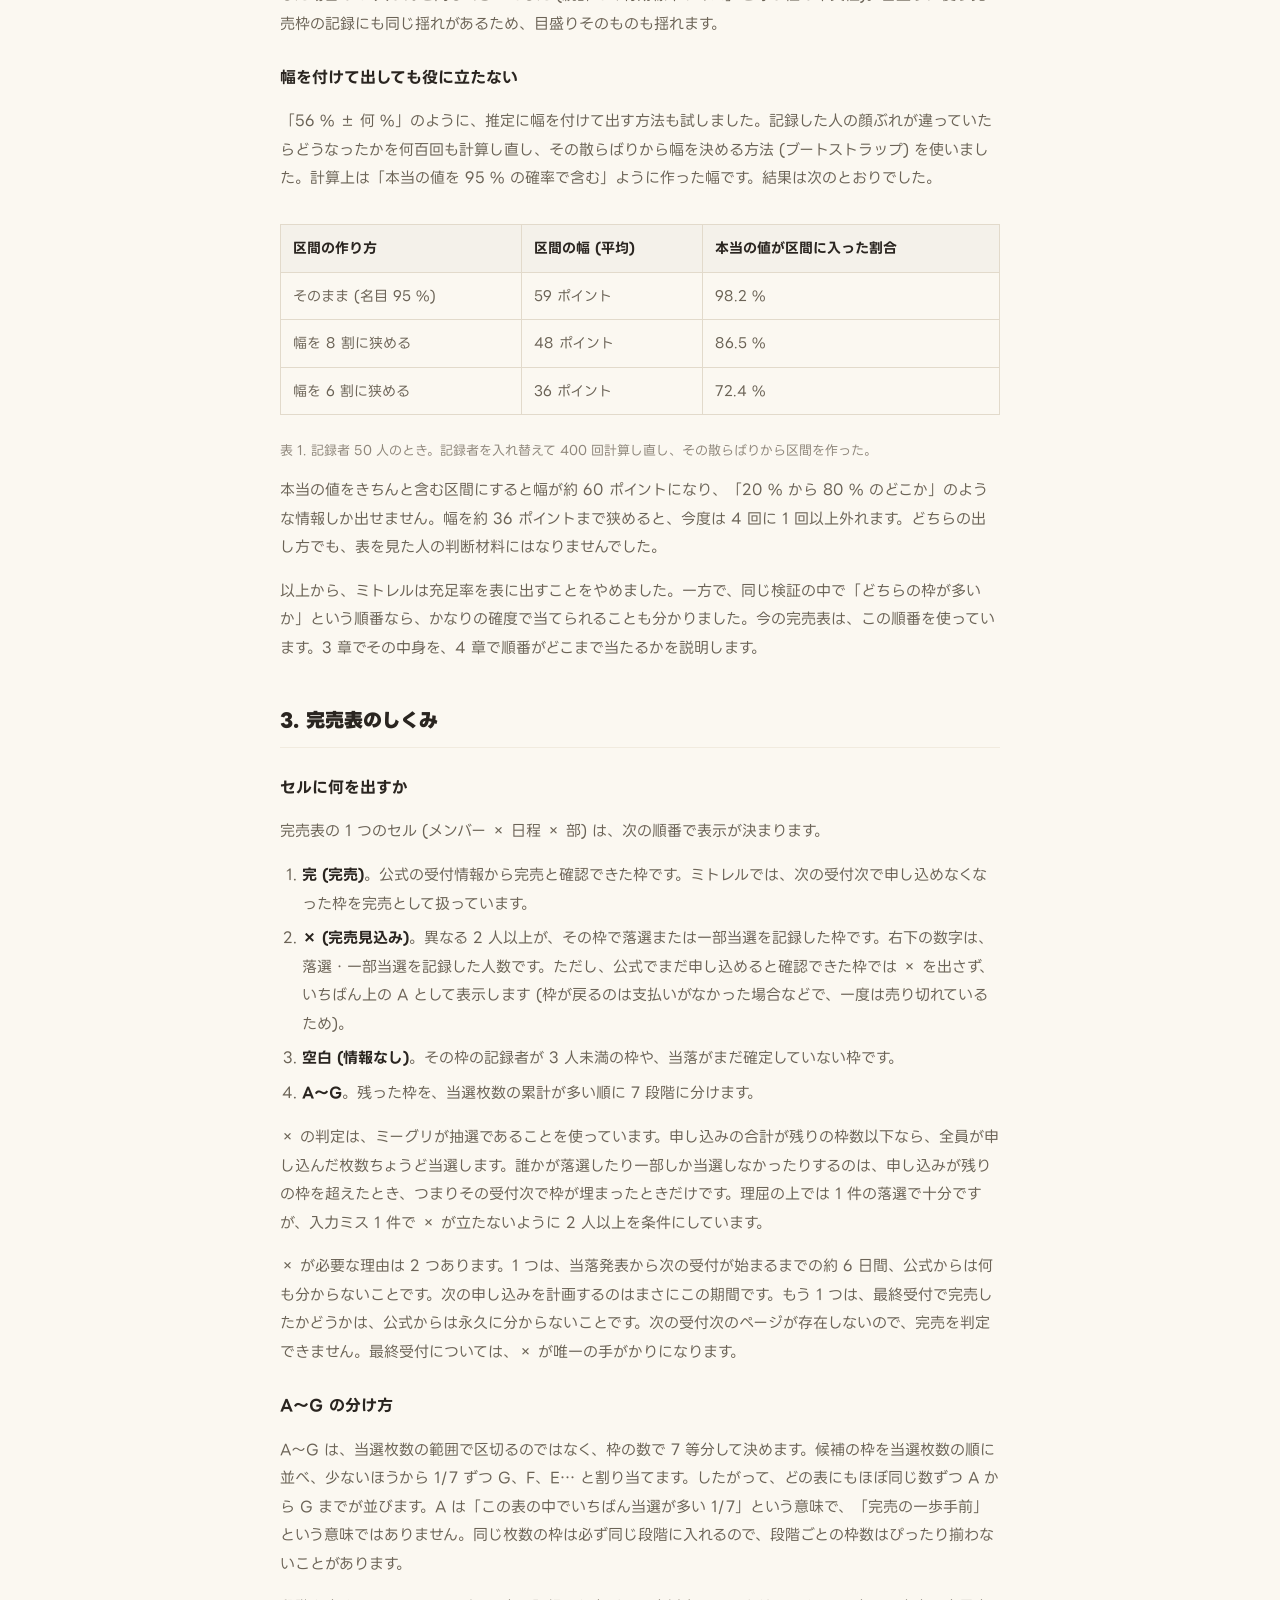
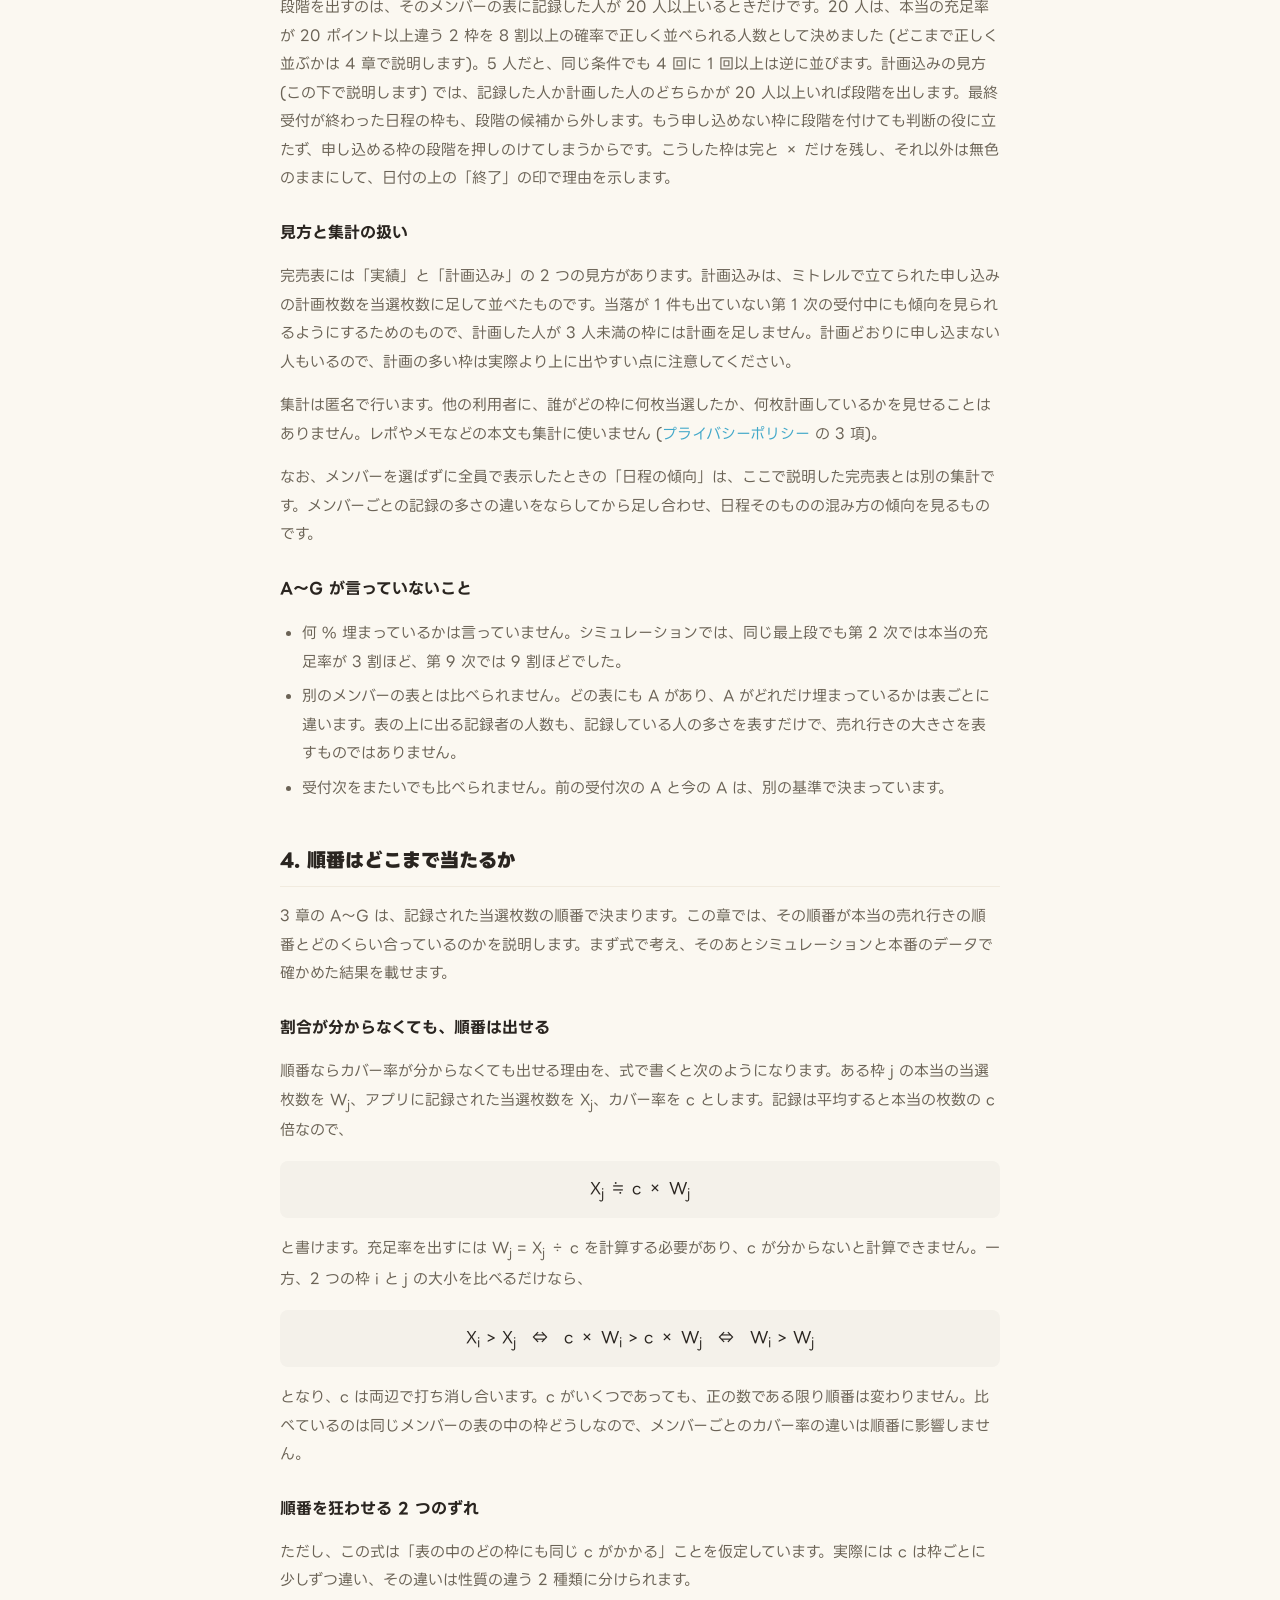
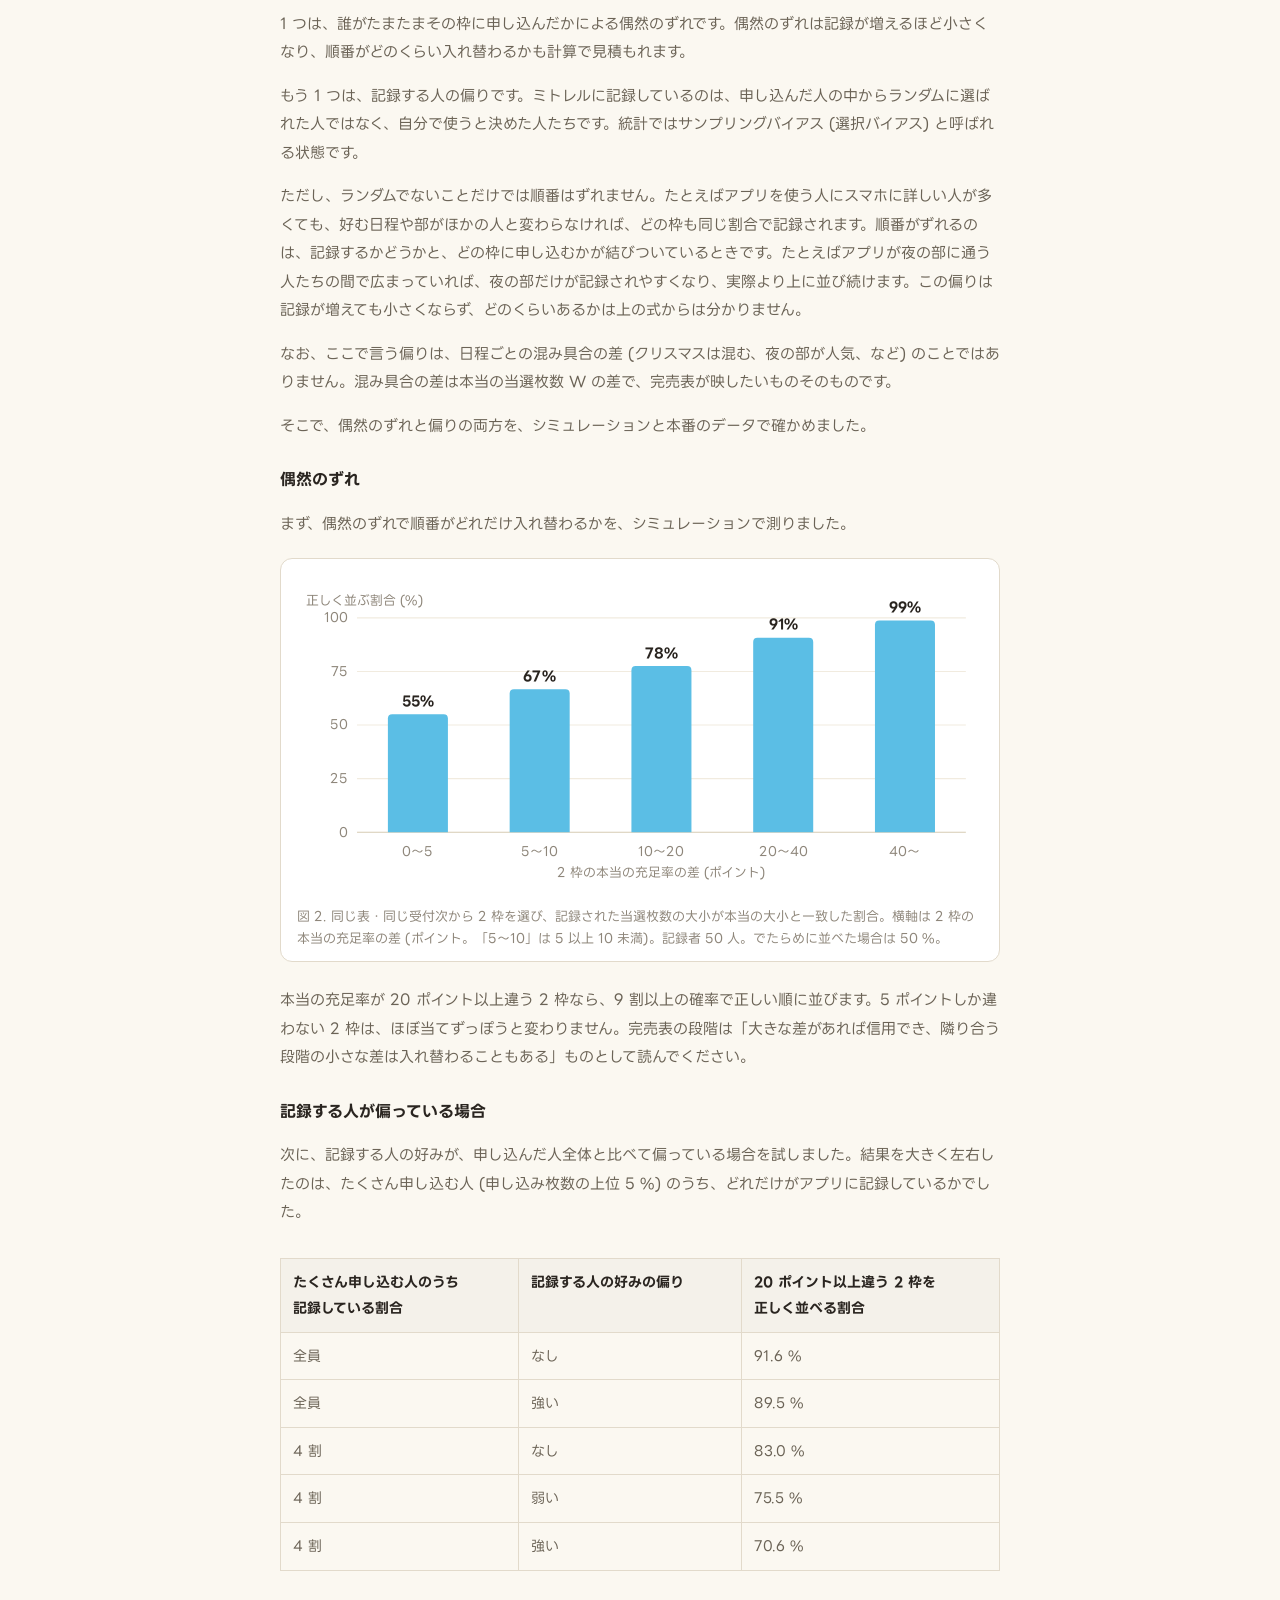
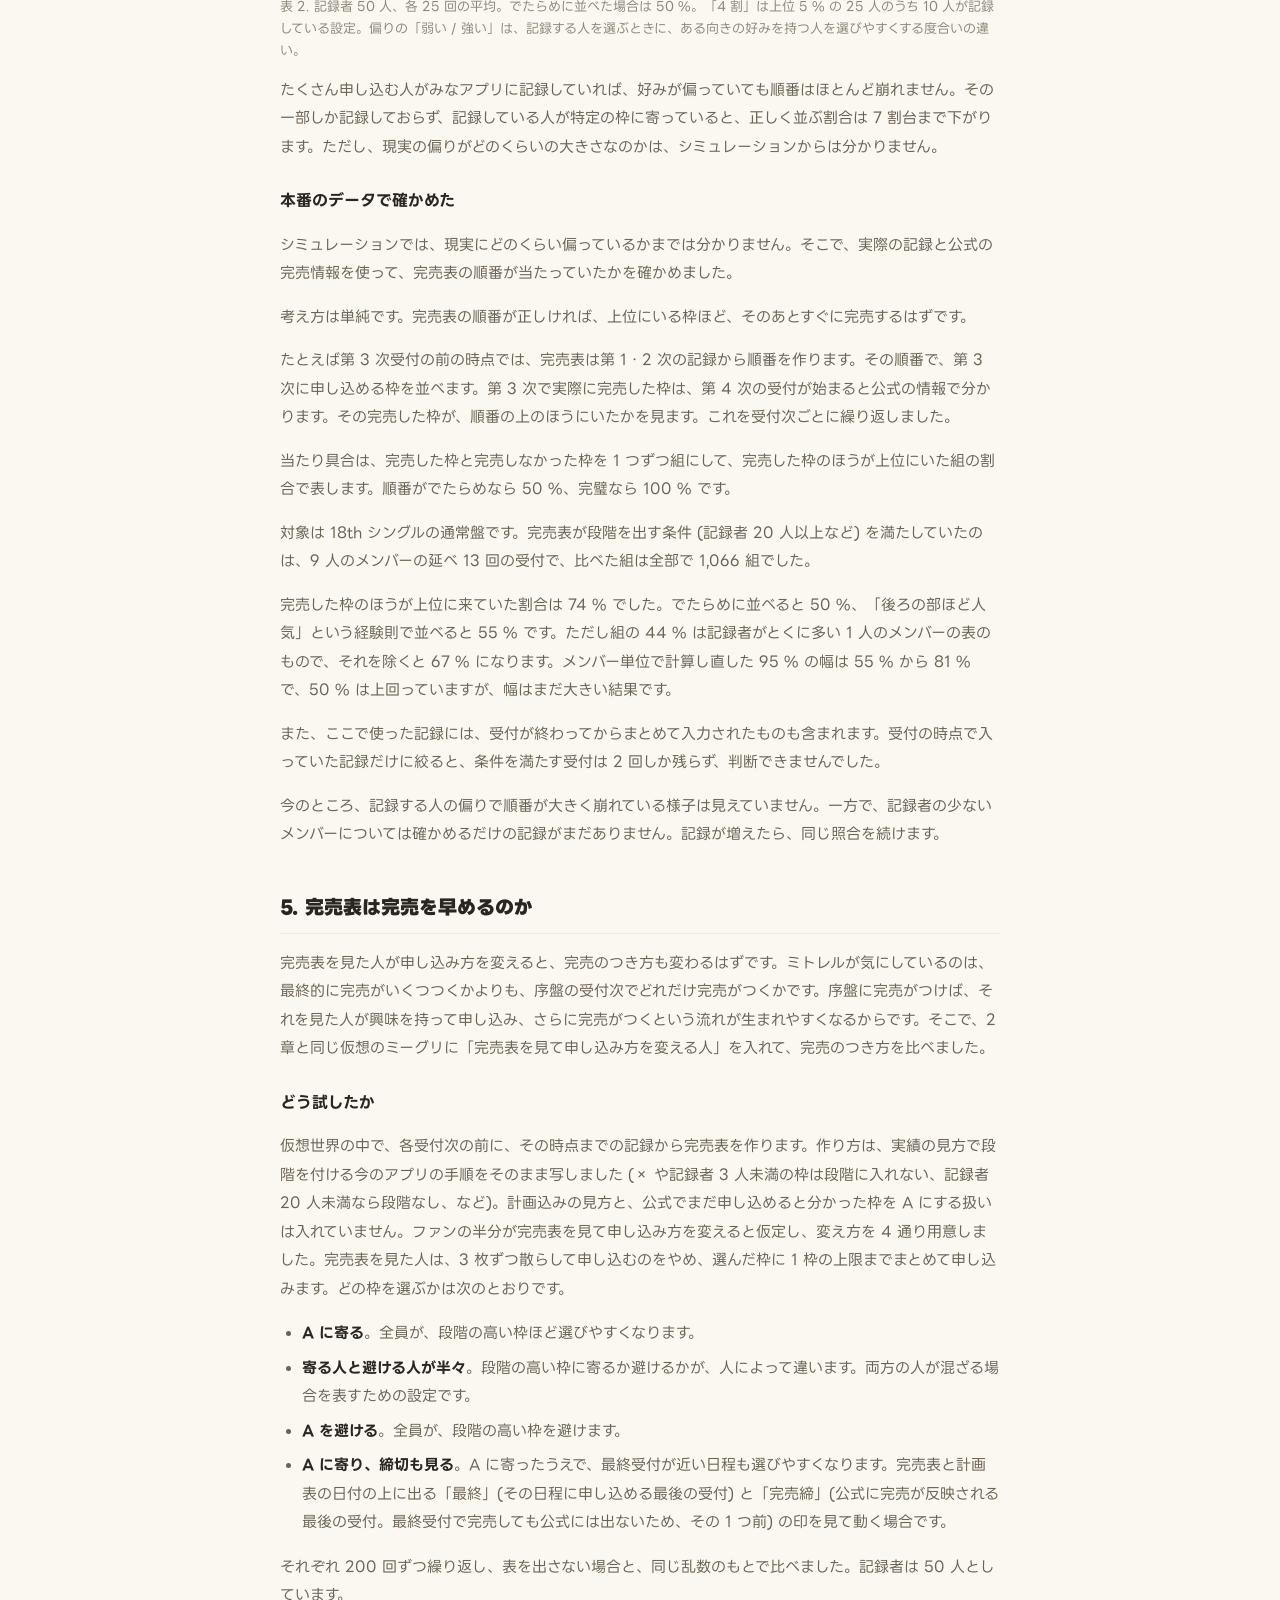
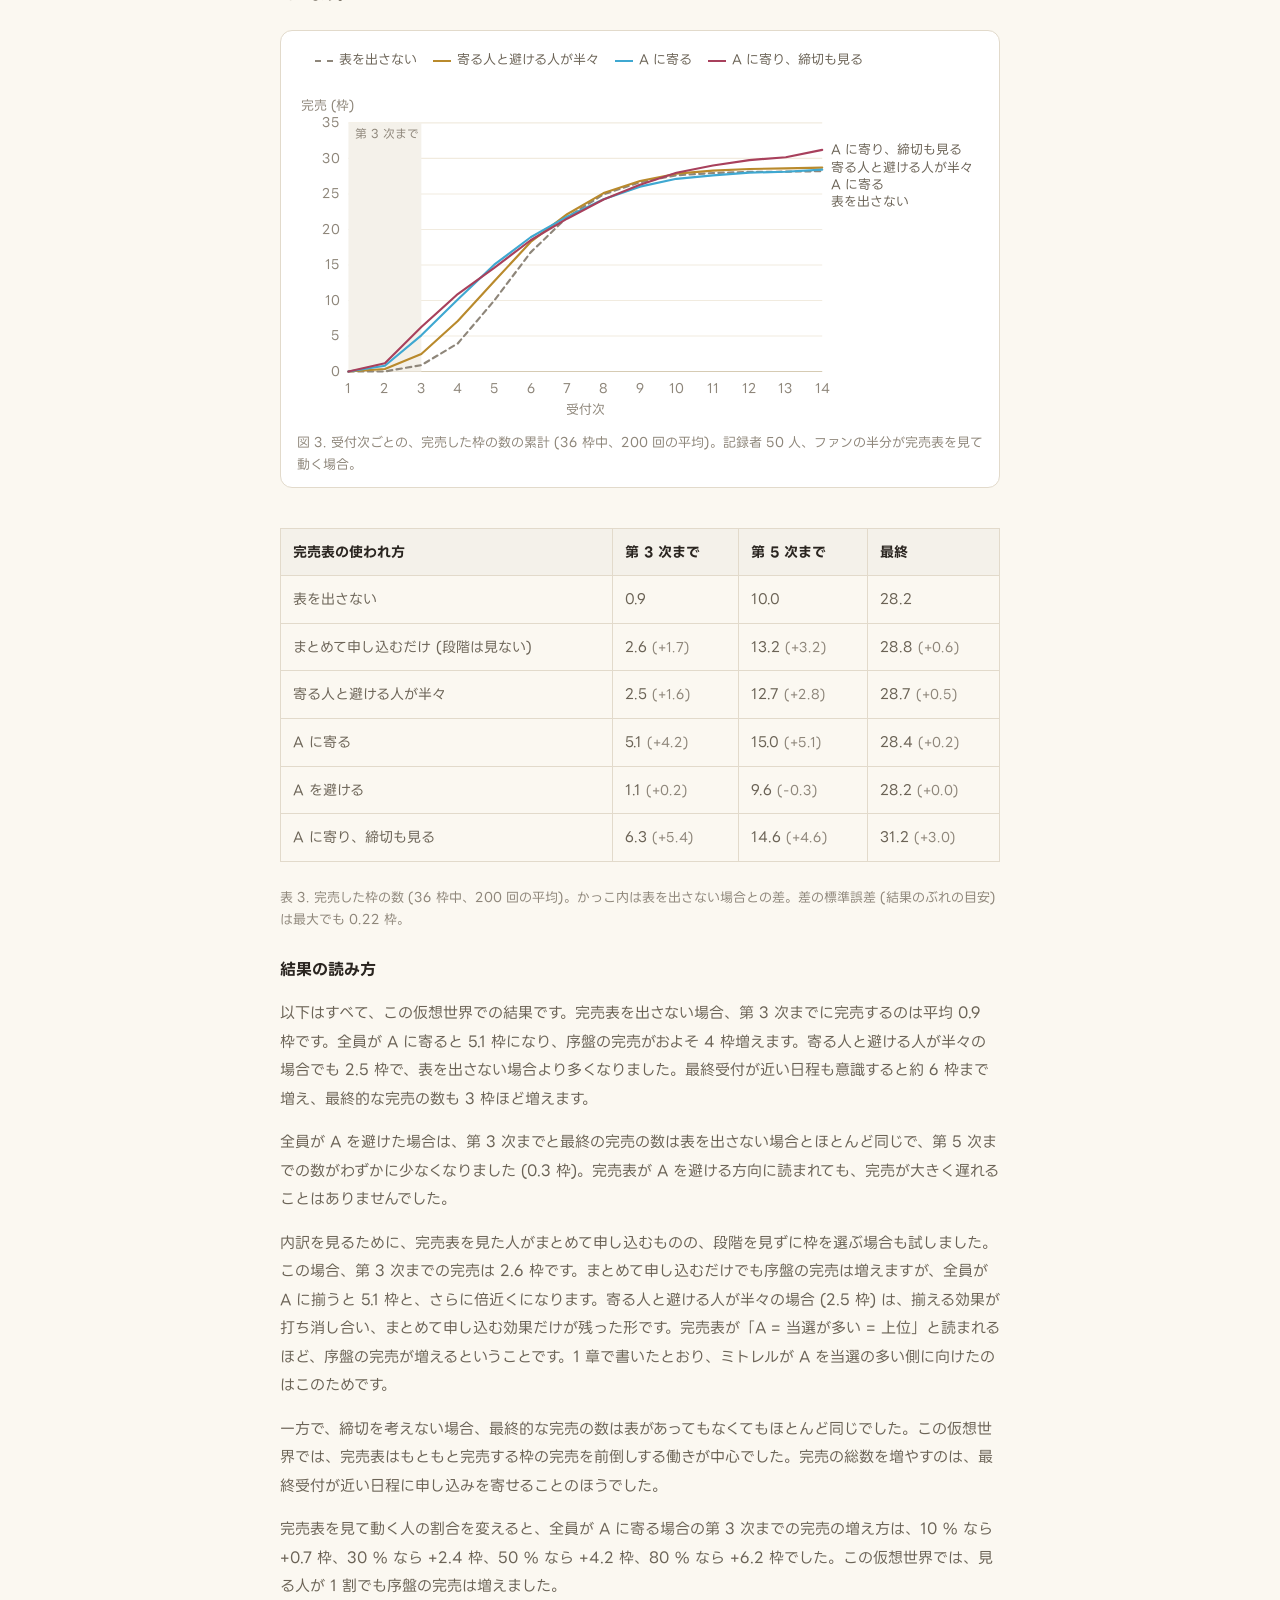
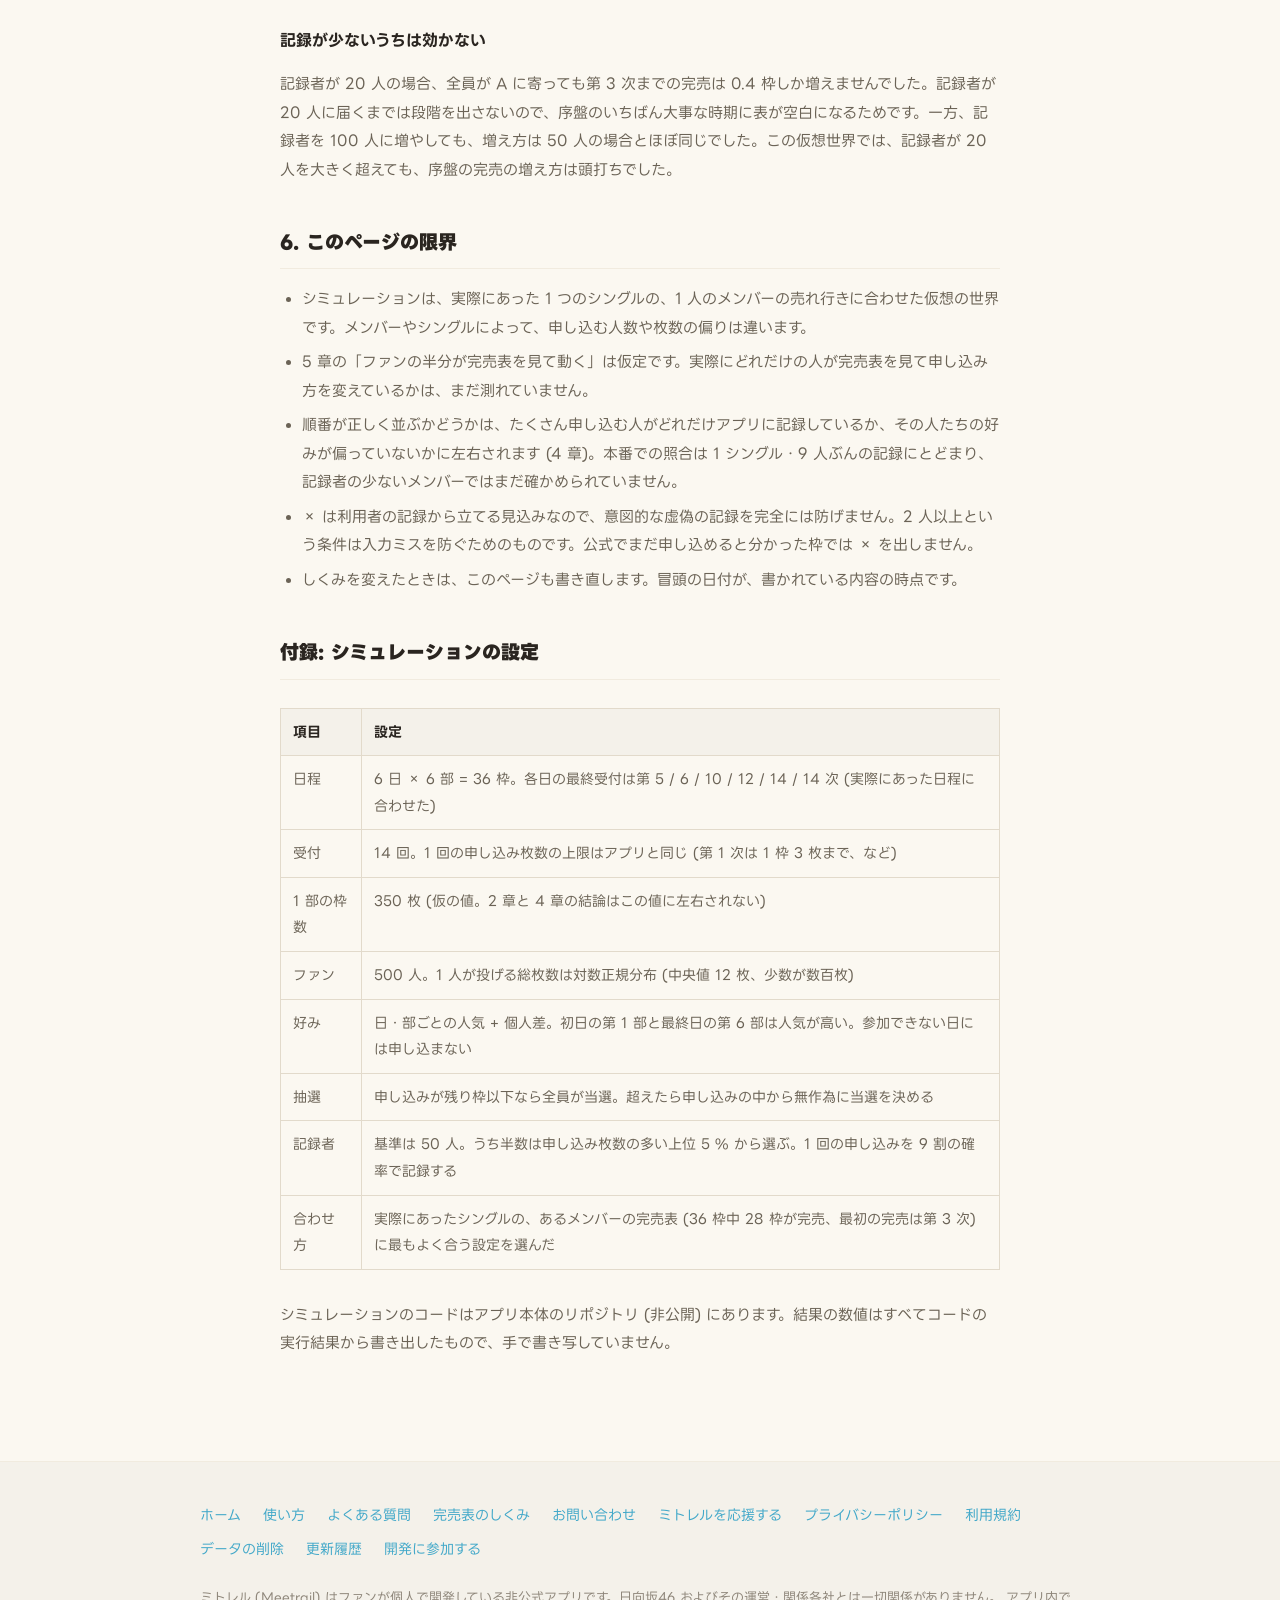
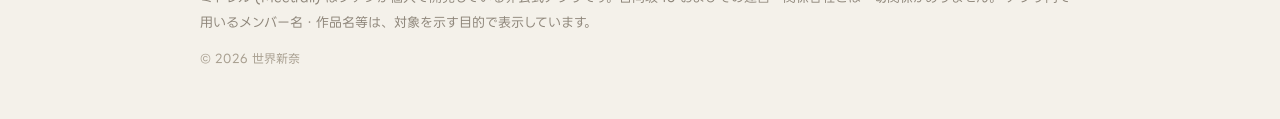
<file: sellout-table.html>
<!doctype html>
<html lang="ja">
  <head>
    <meta charset="UTF-8" />
    <meta name="viewport" content="width=device-width, initial-scale=1.0" />
    <title>完売表のしくみ｜ミトレル (Meetrail)</title>
    <meta
      name="description"
      content="ミトレルの完売表がどう作られているか。充足率を出さない統計的な理由、順位で表すしくみ、完売を早めるかのシミュレーション結果。"
    />
    <meta property="og:type" content="article" />
    <meta property="og:title" content="完売表のしくみ｜ミトレル (Meetrail)" />
    <meta property="og:description" content="「何 % 埋まっているか」を出さない理由と、順番で表すしくみ。シミュレーションの結果つき。" />
    <meta property="og:url" content="https://sekai-nina.github.io/meetrail-site/sellout-table.html" />
    <meta property="og:image" content="https://sekai-nina.github.io/meetrail-site/assets/og-sellout-table.png" />
    <meta property="og:image:width" content="1200" />
    <meta property="og:image:height" content="630" />
    <meta property="og:image:alt" content="完売表のしくみ。A から G の段階、完、× で塗り分けた完売表の例" />
    <meta name="twitter:card" content="summary_large_image" />
    <link rel="icon" href="assets/favicon.png" />
    <link rel="preconnect" href="https://fonts.googleapis.com" />
    <link rel="preconnect" href="https://fonts.gstatic.com" crossorigin />
    <link
      href="https://fonts.googleapis.com/css2?family=LINE+Seed+JP:wght@400;700;800&display=swap"
      rel="stylesheet"
    />
    <link rel="stylesheet" href="assets/style.css?v=9" />
  </head>
  <body>
    <header class="site-header">
      <div class="wrap site-header__inner">
        <a class="site-header__brand" href="index.html">
          <img src="assets/icon.png" alt="" />
          <span>ミトレル</span>
        </a>
        <nav class="site-nav">
          <a href="index.html">ホーム</a>
          <a href="guide.html">使い方</a>
          <a href="faq.html">よくある質問</a>
          <a href="support.html">お問い合わせ</a>
          <a href="support-finances.html">応援する</a>
        </nav>
      </div>
    </header>

    <main class="doc">
      <div class="wrap wrap--narrow">
        <h1 class="doc__title">完売表のしくみ</h1>
        <p class="doc__meta">2026年10月1日時点のしくみ (アプリ 1.5.2)。しくみを変えたときは、このページも合わせて直します。</p>

        <p>ミトレルの日程タブにある「完売表」は、利用者の皆さんが記録した当落をもとに、メンバーごとの各日程・各部の売れ行きを 1 枚の表にしたものです。このページでは、完売表がどういう考えで作られているか、なぜ「何 % 埋まっているか」を出さないのか、そして完売表が完売を早めるのかを、検証に使ったシミュレーションの結果とあわせて説明します。</p>
        <p>先に、完売表が言わないことを 3 つ挙げておきます。完売表は、枠が何 % 埋まっているかを示しません。別のメンバーの表と比べられるようには作っていません。記録が少ないうちは、段階を出しません。それぞれの理由は以下で順に説明します。</p>

        <nav class="note toc-box" aria-label="目次">
          <p><strong>目次</strong></p>
          <ol class="toc">
            <li><a href="#sec-1">完売表はどうあるべきか</a></li>
            <li><a href="#sec-2">なぜ「何 % 埋まっているか」を出さないのか</a></li>
            <li><a href="#sec-3">完売表のしくみ</a></li>
            <li><a href="#sec-4">順番はどこまで当たるか</a></li>
            <li><a href="#sec-5">完売表は完売を早めるのか</a></li>
            <li><a href="#sec-6">このページの限界</a></li>
          </ol>
          <p><a href="#sec-7">付録: シミュレーションの設定</a></p>
        </nav>

        <h2 id="sec-1">1. 完売表はどうあるべきか</h2>

        <p>各メンバーのファンの間では、有志が当落のアンケートを取り、集計した表を X で配る文化があります。ファンはその表を見て、次にどこへ申し込むかを決めています。ただ、アンケートを取ってくれる人がいる界隈とそうでない界隈で、手に入る情報に差がありました。完売表は、この手作業を誰かの善意に頼らずに常に動く仕組みに置き換えるために作りました。</p>
        <p>完売表を見る人の目的は、大きく 2 つあります。</p>
        <ul>
          <li>確実に取りたいので、申し込みが集中している枠を避けたい</li>
          <li>推しの枠に完売をつけたいので、あと一押しの枠を知りたい</li>
        </ul>
        <p>この 2 つは正反対に見えますが、必要な情報は同じです。どの枠に当選が多く集まっているかが分かれば、避けたい人も押したい人も自分で判断できます。そのため完売表は 1 種類だけ作り、「狙い目」「避けたほうがいい」といったおすすめは書いていません。</p>
        <p>そのうえで、完売表には次の 4 つの約束を課しています。</p>
        <ol>
          <li><strong>事実と違うことを言わない。</strong>データから言えないことは表に出しません。2 章で説明する「何 % 埋まっているか」がその代表です。</li>
          <li><strong>意味のない比べ方ができる数字を出さない。</strong>アプリに記録された当選枚数は、そのメンバーのファンのうち何割がミトレルに記録しているかで大きく変わります。メンバー同士で枚数を並べても、売れ行きの違いなのか記録している人の多さの違いなのか区別できません (2 章で詳しく説明します)。そのため当選枚数の実数は表にも詳細にも出さず、表の中での順番だけを出します。</li>
          <li><strong>記録が少ないうちは黙る。</strong>少ない記録で段階を付けると、たまたまの偏りを「傾向」として見せてしまいます。</li>
          <li><strong>表の作り方を表の中で説明する。</strong>表の下には「19 枠を、当選枚数の多い順に 7 段階にしています」のように、作り方を 1 行で必ず書いています (3 章で説明する「計画込み」の見方では「当選と計画の枚数の多い順」になります)。</li>
        </ol>
        <p>ひとつだけ、意図して選んでいる点があります。完売表では、当選枚数がいちばん多い段階を <strong>A</strong> と呼び、「A = 上位」という読み方をそのまま使っています。この向きにした理由は、5 章でシミュレーションの結果とあわせて説明します。これは同じ事実の並べ方を選んでいるだけで、事実を曲げてはいません。確実に取りたい人が見る反対側の G は「当選枚数が少ない」と読めるだけで、避ける方向にも寄せる方向にも誘導しません。</p>

        <h2 id="sec-2">2. なぜ「何 % 埋まっているか」を出さないのか</h2>

        <p>完売表を作り始めたとき、最初に考えたのは「各枠が何 % 埋まっているか (充足率) を推定して表に出す」ことでした。1 つの部の枠数がおおよそ分かっていれば、記録された当選枚数から計算できそうに見えるからです。実際、初期の版はこの考え方で作っていました。しかし検証した結果、この方法では充足率を出せないことが分かりました。</p>

        <h3>分からないのは「全体の何割が記録しているか」</h3>
        <p>ミトレルに記録しているのは、ミーグリに申し込んだ人の一部です。ある枠でアプリに記録された当選が 100 枚だったとしても、全体の 2 割が記録しているなら実際は 500 枚、4 割なら 250 枚です。この割合 (以下、カバー率と呼びます) が分からない限り、記録された枚数を実際の枚数に直せません。そしてカバー率は、メンバーごとにも、受付次ごとにも変わります。</p>
        <p>カバー率を推定する方法として、公式に完売と分かっている枠を目盛りに使う方法を試しました。完売した枠は 100 % 埋まっているはずなので、そこに記録された当選枚数を基準にすれば、ほかの枠の充足率を割り算で出せます。</p>

        <h3>シミュレーションで確かめた</h3>
        <p>実際の充足率は誰にも分からないので、答えの分かっている仮想のミーグリを作って確かめました。仮想の世界では、500 人のファンがそれぞれ予定枚数と好みの日程を持ち、14 回の受付で申し込みます。実際にあったシングルの、あるメンバーの売れ行き (36 枠中 28 枠が完売、最初の完売は第 3 次) に合うように調整してあります。その中から一部の人がアプリに記録したとして、記録だけから推定した充足率と、仮想世界の本当の充足率を比べました。設定の詳細は付録に書いています。</p>
        <figure class="figure">
<svg class="chart" viewBox="0 0 640 300" role="img" aria-labelledby="fig-err-title">
<title id="fig-err-title">記録者数ごとの、充足率の推定の平均的なずれ</title>
<line class="chart__axis" x1="56" x2="624" y1="240.0" y2="240.0"/>
<text class="chart__tick" x="48" y="244.0" text-anchor="end">0</text>
<line class="chart__grid" x1="56" x2="624" y1="190.0" y2="190.0"/>
<text class="chart__tick" x="48" y="194.0" text-anchor="end">10</text>
<line class="chart__grid" x1="56" x2="624" y1="140.0" y2="140.0"/>
<text class="chart__tick" x="48" y="144.0" text-anchor="end">20</text>
<line class="chart__grid" x1="56" x2="624" y1="90.0" y2="90.0"/>
<text class="chart__tick" x="48" y="94.0" text-anchor="end">30</text>
<line class="chart__grid" x1="56" x2="624" y1="40.0" y2="40.0"/>
<text class="chart__tick" x="48" y="44.0" text-anchor="end">40</text>
<text class="chart__tick" x="8" y="28" text-anchor="start">ずれ (ポイント)</text>
<g class="chart__hit"><rect x="56.0" y="40" width="142.0" height="200" fill="transparent"/><path class="chart__bar" d="M99.0,240.0 V98.5 Q99.0,94.5 103.0,94.5 H151.0 Q155.0,94.5 155.0,98.5 V240.0 Z"/><title>10 人: 29.1</title></g>
<text class="chart__value" x="127.0" y="86.5" text-anchor="middle">29.1</text>
<text class="chart__tick" x="127.0" y="262" text-anchor="middle">10 人</text>
<g class="chart__hit"><rect x="198.0" y="40" width="142.0" height="200" fill="transparent"/><path class="chart__bar" d="M241.0,240.0 V163.5 Q241.0,159.5 245.0,159.5 H293.0 Q297.0,159.5 297.0,163.5 V240.0 Z"/><title>50 人: 16.1</title></g>
<text class="chart__value" x="269.0" y="151.5" text-anchor="middle">16.1</text>
<text class="chart__tick" x="269.0" y="262" text-anchor="middle">50 人</text>
<g class="chart__hit"><rect x="340.0" y="40" width="142.0" height="200" fill="transparent"/><path class="chart__bar" d="M383.0,240.0 V179.5 Q383.0,175.5 387.0,175.5 H435.0 Q439.0,175.5 439.0,179.5 V240.0 Z"/><title>150 人: 12.9</title></g>
<text class="chart__value" x="411.0" y="167.5" text-anchor="middle">12.9</text>
<text class="chart__tick" x="411.0" y="262" text-anchor="middle">150 人</text>
<g class="chart__hit"><rect x="482.0" y="40" width="142.0" height="200" fill="transparent"/><path class="chart__bar" d="M525.0,240.0 V183.5 Q525.0,179.5 529.0,179.5 H577.0 Q581.0,179.5 581.0,183.5 V240.0 Z"/><title>300 人: 12.1</title></g>
<text class="chart__value" x="553.0" y="171.5" text-anchor="middle">12.1</text>
<text class="chart__tick" x="553.0" y="262" text-anchor="middle">300 人</text>
</svg>
<figcaption class="figure__caption">図 1. 完売枠を目盛りにして充足率を推定したときの、平均的なずれ (ポイント)。横軸は記録者の人数。各 25 回の試行の、まだ申し込める枠についての平均。</figcaption>
</figure>
        <p>記録者が 50 人いても、推定は平均で 16 ポイントずれます。本当は 40 % の枠を 56 % と出すくらいのずれです。300 人に増やしても 12 ポイントまでしか縮みません。</p>
        <p>ずれが大きい原因は、計算の方法よりも記録の中身にあります。ミーグリでは、少数の人がとても多くの枚数を申し込みます。その数人がある枠に申し込んだかどうかで、記録された当選枚数が大きく上下します。たとえば 10 人が合計 30 枚を記録した枠を考えます。10 人が 3 枚ずつなら、誰か 1 人が記録しなくても合計は 27 枚で、ほとんど変わりません。ところが 1 人が 21 枚、残りの 9 人が 1 枚ずつだと、その 1 人が記録したかどうかで合計は 30 枚にも 9 枚にもなります。記録した人は 10 人でも、数字を決めているのはほぼその 1 人です。</p>
        <p>シミュレーションでは、記録者が 50 人いても、1 つの枠の数字の安定ぐあいは、全員が同じ枚数ずつ記録した場合の 9 人ぶんと同じくらいでした
          (統計で「有効標本サイズ」と呼ぶ値の中央値)。目盛りに使う完売枠の記録にも同じ揺れがあるため、目盛りそのものも揺れます。</p>

        <h3>幅を付けて出しても役に立たない</h3>
        <p>「56 % ± 何 %」のように、推定に幅を付けて出す方法も試しました。記録した人の顔ぶれが違っていたらどうなったかを何百回も計算し直し、その散らばりから幅を決める方法 (ブートストラップ) を使いました。計算上は「本当の値を 95 % の確率で含む」ように作った幅です。結果は次のとおりでした。</p>
        <div class="table-scroll"><table class="table--wrap"><thead><tr><th>区間の作り方</th><th>区間の幅 (平均)</th><th>本当の値が区間に入った割合</th></tr></thead><tbody>
<tr><td>そのまま (名目 95 %)</td><td>59 ポイント</td><td>98.2 %</td></tr>
<tr><td>幅を 8 割に狭める</td><td>48 ポイント</td><td>86.5 %</td></tr>
<tr><td>幅を 6 割に狭める</td><td>36 ポイント</td><td>72.4 %</td></tr>
</tbody></table></div><p class="figure__caption">表 1. 記録者 50 人のとき。記録者を入れ替えて 400 回計算し直し、その散らばりから区間を作った。</p>
        <p>本当の値をきちんと含む区間にすると幅が約 60 ポイントになり、「20 % から 80 % のどこか」のような情報しか出せません。幅を約 36 ポイントまで狭めると、今度は 4 回に 1 回以上外れます。どちらの出し方でも、表を見た人の判断材料にはなりませんでした。</p>
        <p>以上から、ミトレルは充足率を表に出すことをやめました。一方で、同じ検証の中で「どちらの枠が多いか」という順番なら、かなりの確度で当てられることも分かりました。今の完売表は、この順番を使っています。3 章でその中身を、4 章で順番がどこまで当たるかを説明します。</p>

        <h2 id="sec-3">3. 完売表のしくみ</h2>

        <h3>セルに何を出すか</h3>
        <p>完売表の 1 つのセル (メンバー × 日程 × 部) は、次の順番で表示が決まります。</p>
        <ol>
          <li><strong>完 (完売)</strong>。公式の受付情報から完売と確認できた枠です。ミトレルでは、次の受付次で申し込めなくなった枠を完売として扱っています。</li>
          <li><strong>× (完売見込み)</strong>。異なる 2 人以上が、その枠で落選または一部当選を記録した枠です。右下の数字は、落選・一部当選を記録した人数です。ただし、公式でまだ申し込めると確認できた枠では × を出さず、いちばん上の A として表示します (枠が戻るのは支払いがなかった場合などで、一度は売り切れているため)。</li>
          <li><strong>空白 (情報なし)</strong>。その枠の記録者が 3 人未満の枠や、当落がまだ確定していない枠です。</li>
          <li><strong>A〜G</strong>。残った枠を、当選枚数の累計が多い順に 7 段階に分けます。</li>
        </ol>
        <p>
          × の判定は、ミーグリが抽選であることを使っています。申し込みの合計が残りの枠数以下なら、全員が申し込んだ枚数ちょうど当選します。誰かが落選したり一部しか当選しなかったりするのは、申し込みが残りの枠を超えたとき、つまりその受付次で枠が埋まったときだけです。理屈の上では 1 件の落選で十分ですが、入力ミス 1 件で × が立たないように 2 人以上を条件にしています。</p>
        <p>
          × が必要な理由は 2 つあります。1 つは、当落発表から次の受付が始まるまでの約 6 日間、公式からは何も分からないことです。次の申し込みを計画するのはまさにこの期間です。もう 1 つは、最終受付で完売したかどうかは、公式からは永久に分からないことです。次の受付次のページが存在しないので、完売を判定できません。最終受付については、× が唯一の手がかりになります。</p>

        <h3>A〜G の分け方</h3>
        <p>
          A〜G は、当選枚数の範囲で区切るのではなく、枠の数で 7 等分して決めます。候補の枠を当選枚数の順に並べ、少ないほうから 1/7 ずつ G、F、E… と割り当てます。したがって、どの表にもほぼ同じ数ずつ A から G までが並びます。A は「この表の中でいちばん当選が多い 1/7」という意味で、「完売の一歩手前」という意味ではありません。同じ枚数の枠は必ず同じ段階に入れるので、段階ごとの枠数はぴったり揃わないことがあります。</p>
        <p>段階を出すのは、そのメンバーの表に記録した人が 20 人以上いるときだけです。20 人は、本当の充足率が 20 ポイント以上違う 2 枠を 8 割以上の確率で正しく並べられる人数として決めました (どこまで正しく並ぶかは 4 章で説明します)。5 人だと、同じ条件でも 4 回に 1 回以上は逆に並びます。計画込みの見方 (この下で説明します) では、記録した人か計画した人のどちらかが 20 人以上いれば段階を出します。最終受付が終わった日程の枠も、段階の候補から外します。もう申し込めない枠に段階を付けても判断の役に立たず、申し込める枠の段階を押しのけてしまうからです。こうした枠は完と × だけを残し、それ以外は無色のままにして、日付の上の「終了」の印で理由を示します。</p>
        <h3>見方と集計の扱い</h3>
        <p>完売表には「実績」と「計画込み」の 2 つの見方があります。計画込みは、ミトレルで立てられた申し込みの計画枚数を当選枚数に足して並べたものです。当落が 1 件も出ていない第 1 次の受付中にも傾向を見られるようにするためのもので、計画した人が 3 人未満の枠には計画を足しません。計画どおりに申し込まない人もいるので、計画の多い枠は実際より上に出やすい点に注意してください。</p>
        <p>集計は匿名で行います。他の利用者に、誰がどの枠に何枚当選したか、何枚計画しているかを見せることはありません。レポやメモなどの本文も集計に使いません (<a href="privacy.html">プライバシーポリシー</a> の 3 項)。</p>
        <p>なお、メンバーを選ばずに全員で表示したときの「日程の傾向」は、ここで説明した完売表とは別の集計です。メンバーごとの記録の多さの違いをならしてから足し合わせ、日程そのものの混み方の傾向を見るものです。</p>

        <h3>A〜G が言っていないこと</h3>
        <ul>
          <li>何 % 埋まっているかは言っていません。シミュレーションでは、同じ最上段でも第 2 次では本当の充足率が 3 割ほど、第 9 次では 9 割ほどでした。</li>
          <li>別のメンバーの表とは比べられません。どの表にも A があり、A がどれだけ埋まっているかは表ごとに違います。表の上に出る記録者の人数も、記録している人の多さを表すだけで、売れ行きの大きさを表すものではありません。</li>
          <li>受付次をまたいでも比べられません。前の受付次の A と今の A は、別の基準で決まっています。</li>
        </ul>

        <h2 id="sec-4">4. 順番はどこまで当たるか</h2>

        <p>
          3 章の A〜G は、記録された当選枚数の順番で決まります。この章では、その順番が本当の売れ行きの順番とどのくらい合っているのかを説明します。まず式で考え、そのあとシミュレーションと本番のデータで確かめた結果を載せます。</p>

        <h3>割合が分からなくても、順番は出せる</h3>
        <p>順番ならカバー率が分からなくても出せる理由を、式で書くと次のようになります。ある枠 j の本当の当選枚数を W<sub>j</sub>、アプリに記録された当選枚数を X<sub>j</sub>、カバー率を c とします。記録は平均すると本当の枚数の c 倍なので、</p>
        <p class="math">X<sub>j</sub> ≒ c × W<sub>j</sub></p>
        <p>と書けます。充足率を出すには W<sub>j</sub> = X<sub>j</sub> ÷ c を計算する必要があり、c が分からないと計算できません。一方、2 つの枠 i と j の大小を比べるだけなら、</p>
        <p class="math">X<sub>i</sub> &gt; X<sub>j</sub>　⇔　c × W<sub>i</sub> &gt; c × W<sub>j</sub>　⇔　W<sub>i</sub> &gt; W<sub>j</sub></p>
        <p>となり、c は両辺で打ち消し合います。c がいくつであっても、正の数である限り順番は変わりません。比べているのは同じメンバーの表の中の枠どうしなので、メンバーごとのカバー率の違いは順番に影響しません。</p>
        <h3>順番を狂わせる 2 つのずれ</h3>
        <p>ただし、この式は「表の中のどの枠にも同じ c がかかる」ことを仮定しています。実際には c は枠ごとに少しずつ違い、その違いは性質の違う 2 種類に分けられます。</p>
        <p>
          1 つは、誰がたまたまその枠に申し込んだかによる偶然のずれです。偶然のずれは記録が増えるほど小さくなり、順番がどのくらい入れ替わるかも計算で見積もれます。</p>
        <p>もう 1 つは、記録する人の偏りです。ミトレルに記録しているのは、申し込んだ人の中からランダムに選ばれた人ではなく、自分で使うと決めた人たちです。統計ではサンプリングバイアス (選択バイアス) と呼ばれる状態です。</p>
        <p>ただし、ランダムでないことだけでは順番はずれません。たとえばアプリを使う人にスマホに詳しい人が多くても、好む日程や部がほかの人と変わらなければ、どの枠も同じ割合で記録されます。順番がずれるのは、記録するかどうかと、どの枠に申し込むかが結びついているときです。たとえばアプリが夜の部に通う人たちの間で広まっていれば、夜の部だけが記録されやすくなり、実際より上に並び続けます。この偏りは記録が増えても小さくならず、どのくらいあるかは上の式からは分かりません。</p>
        <p>なお、ここで言う偏りは、日程ごとの混み具合の差 (クリスマスは混む、夜の部が人気、など) のことではありません。混み具合の差は本当の当選枚数 W の差で、完売表が映したいものそのものです。</p>
        <p>そこで、偶然のずれと偏りの両方を、シミュレーションと本番のデータで確かめました。</p>
        <h3>偶然のずれ</h3>
        <p>まず、偶然のずれで順番がどれだけ入れ替わるかを、シミュレーションで測りました。</p>
        <figure class="figure">
<svg class="chart" viewBox="0 0 640 300" role="img" aria-labelledby="fig-pair-title">
<title id="fig-pair-title">本当の充足率の差ごとの、2 枠を正しい順に並べられた割合</title>
<line class="chart__axis" x1="56" x2="624" y1="240.0" y2="240.0"/>
<text class="chart__tick" x="48" y="244.0" text-anchor="end">0</text>
<line class="chart__grid" x1="56" x2="624" y1="190.0" y2="190.0"/>
<text class="chart__tick" x="48" y="194.0" text-anchor="end">25</text>
<line class="chart__grid" x1="56" x2="624" y1="140.0" y2="140.0"/>
<text class="chart__tick" x="48" y="144.0" text-anchor="end">50</text>
<line class="chart__grid" x1="56" x2="624" y1="90.0" y2="90.0"/>
<text class="chart__tick" x="48" y="94.0" text-anchor="end">75</text>
<line class="chart__grid" x1="56" x2="624" y1="40.0" y2="40.0"/>
<text class="chart__tick" x="48" y="44.0" text-anchor="end">100</text>
<text class="chart__tick" x="8" y="28" text-anchor="start">正しく並ぶ割合 (%)</text>
<g class="chart__hit"><rect x="56.0" y="40" width="113.6" height="200" fill="transparent"/><path class="chart__bar" d="M84.8,240.0 V133.8 Q84.8,129.8 88.8,129.8 H136.8 Q140.8,129.8 140.8,133.8 V240.0 Z"/><title>0〜5: 55%</title></g>
<text class="chart__value" x="112.8" y="121.8" text-anchor="middle">55%</text>
<text class="chart__tick" x="112.8" y="262" text-anchor="middle">0〜5</text>
<g class="chart__hit"><rect x="169.6" y="40" width="113.6" height="200" fill="transparent"/><path class="chart__bar" d="M198.4,240.0 V110.6 Q198.4,106.6 202.4,106.6 H250.4 Q254.4,106.6 254.4,110.6 V240.0 Z"/><title>5〜10: 67%</title></g>
<text class="chart__value" x="226.4" y="98.6" text-anchor="middle">67%</text>
<text class="chart__tick" x="226.4" y="262" text-anchor="middle">5〜10</text>
<g class="chart__hit"><rect x="283.2" y="40" width="113.6" height="200" fill="transparent"/><path class="chart__bar" d="M312.0,240.0 V89.0 Q312.0,85.0 316.0,85.0 H364.0 Q368.0,85.0 368.0,89.0 V240.0 Z"/><title>10〜20: 78%</title></g>
<text class="chart__value" x="340.0" y="77.0" text-anchor="middle">78%</text>
<text class="chart__tick" x="340.0" y="262" text-anchor="middle">10〜20</text>
<g class="chart__hit"><rect x="396.8" y="40" width="113.6" height="200" fill="transparent"/><path class="chart__bar" d="M425.6,240.0 V62.6 Q425.6,58.6 429.6,58.6 H477.6 Q481.6,58.6 481.6,62.6 V240.0 Z"/><title>20〜40: 91%</title></g>
<text class="chart__value" x="453.6" y="50.6" text-anchor="middle">91%</text>
<text class="chart__tick" x="453.6" y="262" text-anchor="middle">20〜40</text>
<g class="chart__hit"><rect x="510.4" y="40" width="113.6" height="200" fill="transparent"/><path class="chart__bar" d="M539.2,240.0 V46.4 Q539.2,42.4 543.2,42.4 H591.2 Q595.2,42.4 595.2,46.4 V240.0 Z"/><title>40〜: 99%</title></g>
<text class="chart__value" x="567.2" y="34.4" text-anchor="middle">99%</text>
<text class="chart__tick" x="567.2" y="262" text-anchor="middle">40〜</text>
<text class="chart__tick" x="340.0" y="282" text-anchor="middle">2 枠の本当の充足率の差 (ポイント)</text>
</svg>
<figcaption class="figure__caption">図 2. 同じ表・同じ受付次から 2 枠を選び、記録された当選枚数の大小が本当の大小と一致した割合。横軸は 2 枠の本当の充足率の差 (ポイント。「5〜10」は 5 以上 10 未満)。記録者 50 人。でたらめに並べた場合は 50 %。</figcaption>
</figure>
        <p>本当の充足率が 20 ポイント以上違う 2 枠なら、9 割以上の確率で正しい順に並びます。5 ポイントしか違わない 2 枠は、ほぼ当てずっぽうと変わりません。完売表の段階は「大きな差があれば信用でき、隣り合う段階の小さな差は入れ替わることもある」ものとして読んでください。</p>

        <h3>記録する人が偏っている場合</h3>
        <p>次に、記録する人の好みが、申し込んだ人全体と比べて偏っている場合を試しました。結果を大きく左右したのは、たくさん申し込む人 (申し込み枚数の上位 5 %) のうち、どれだけがアプリに記録しているかでした。</p>
        <div class="table-scroll"><table class="table--wrap"><thead><tr><th>たくさん申し込む人のうち<br>記録している割合</th><th>記録する人の好みの偏り</th><th>20 ポイント以上違う 2 枠を<br>正しく並べる割合</th></tr></thead><tbody>
<tr><td>全員</td><td>なし</td><td>91.6 %</td></tr>
<tr><td>全員</td><td>強い</td><td>89.5 %</td></tr>
<tr><td>4 割</td><td>なし</td><td>83.0 %</td></tr>
<tr><td>4 割</td><td>弱い</td><td>75.5 %</td></tr>
<tr><td>4 割</td><td>強い</td><td>70.6 %</td></tr>
</tbody></table></div><p class="figure__caption">表 2. 記録者 50 人、各 25 回の平均。でたらめに並べた場合は 50 %。「4 割」は上位 5 % の 25 人のうち 10 人が記録している設定。偏りの「弱い / 強い」は、記録する人を選ぶときに、ある向きの好みを持つ人を選びやすくする度合いの違い。</p>
        <p>たくさん申し込む人がみなアプリに記録していれば、好みが偏っていても順番はほとんど崩れません。その一部しか記録しておらず、記録している人が特定の枠に寄っていると、正しく並ぶ割合は 7 割台まで下がります。ただし、現実の偏りがどのくらいの大きさなのかは、シミュレーションからは分かりません。</p>

        <h3>本番のデータで確かめた</h3>
        <p>シミュレーションでは、現実にどのくらい偏っているかまでは分かりません。そこで、実際の記録と公式の完売情報を使って、完売表の順番が当たっていたかを確かめました。</p>
        <p>考え方は単純です。完売表の順番が正しければ、上位にいる枠ほど、そのあとすぐに完売するはずです。</p>
        <p>たとえば第 3 次受付の前の時点では、完売表は第 1・2 次の記録から順番を作ります。その順番で、第 3 次に申し込める枠を並べます。第 3 次で実際に完売した枠は、第 4 次の受付が始まると公式の情報で分かります。その完売した枠が、順番の上のほうにいたかを見ます。これを受付次ごとに繰り返しました。</p>
        <p>当たり具合は、完売した枠と完売しなかった枠を 1 つずつ組にして、完売した枠のほうが上位にいた組の割合で表します。順番がでたらめなら 50 %、完璧なら 100 % です。</p>
        <p>対象は 18th シングルの通常盤です。完売表が段階を出す条件 (記録者 20 人以上など) を満たしていたのは、9 人のメンバーの延べ 13 回の受付で、比べた組は全部で 1,066 組でした。</p>
        <p>完売した枠のほうが上位に来ていた割合は 74 % でした。でたらめに並べると 50 %、「後ろの部ほど人気」という経験則で並べると 55 % です。ただし組の 44 % は記録者がとくに多い 1 人のメンバーの表のもので、それを除くと 67 % になります。メンバー単位で計算し直した 95 % の幅は 55 % から 81 % で、50 % は上回っていますが、幅はまだ大きい結果です。</p>
        <p>また、ここで使った記録には、受付が終わってからまとめて入力されたものも含まれます。受付の時点で入っていた記録だけに絞ると、条件を満たす受付は 2 回しか残らず、判断できませんでした。</p>
        <p>今のところ、記録する人の偏りで順番が大きく崩れている様子は見えていません。一方で、記録者の少ないメンバーについては確かめるだけの記録がまだありません。記録が増えたら、同じ照合を続けます。</p>

        <h2 id="sec-5">5. 完売表は完売を早めるのか</h2>

        <p>完売表を見た人が申し込み方を変えると、完売のつき方も変わるはずです。ミトレルが気にしているのは、最終的に完売がいくつつくかよりも、序盤の受付次でどれだけ完売がつくかです。序盤に完売がつけば、それを見た人が興味を持って申し込み、さらに完売がつくという流れが生まれやすくなるからです。そこで、2 章と同じ仮想のミーグリに「完売表を見て申し込み方を変える人」を入れて、完売のつき方を比べました。</p>

        <h3>どう試したか</h3>
        <p>仮想世界の中で、各受付次の前に、その時点までの記録から完売表を作ります。作り方は、実績の見方で段階を付ける今のアプリの手順をそのまま写しました
          (× や記録者 3 人未満の枠は段階に入れない、記録者 20 人未満なら段階なし、など)。計画込みの見方と、公式でまだ申し込めると分かった枠を A にする扱いは入れていません。ファンの半分が完売表を見て申し込み方を変えると仮定し、変え方を 4 通り用意しました。完売表を見た人は、3 枚ずつ散らして申し込むのをやめ、選んだ枠に 1 枠の上限までまとめて申し込みます。どの枠を選ぶかは次のとおりです。</p>
        <ul>
          <li><strong>A に寄る</strong>。全員が、段階の高い枠ほど選びやすくなります。</li>
          <li><strong>寄る人と避ける人が半々</strong>。段階の高い枠に寄るか避けるかが、人によって違います。両方の人が混ざる場合を表すための設定です。</li>
          <li><strong>A を避ける</strong>。全員が、段階の高い枠を避けます。</li>
          <li><strong>A に寄り、締切も見る</strong>。A に寄ったうえで、最終受付が近い日程も選びやすくなります。完売表と計画表の日付の上に出る「最終」(その日程に申し込める最後の受付) と「完売締」(公式に完売が反映される最後の受付。最終受付で完売しても公式には出ないため、その 1 つ前) の印を見て動く場合です。</li>
        </ul>
        <p>それぞれ 200 回ずつ繰り返し、表を出さない場合と、同じ乱数のもとで比べました。記録者は 50 人としています。</p>
        <figure class="figure">
<ul class="chart-legend"><li><span class="chart-legend__swatch chart__line--none-swatch"></span>表を出さない</li><li><span class="chart-legend__swatch chart__line--mixed-swatch"></span>寄る人と避ける人が半々</li><li><span class="chart-legend__swatch chart__line--push-swatch"></span>A に寄る</li><li><span class="chart-legend__swatch chart__line--deadline-swatch"></span>A に寄り、締切も見る</li></ul>
<svg class="chart" viewBox="0 0 640 320" role="img" aria-labelledby="fig-cum-title">
<title id="fig-cum-title">受付次ごとの、完売した枠の数の累計 (記録者 50 人)</title>
<line class="chart__axis" x1="48" x2="490" y1="272.0" y2="272.0"/>
<text class="chart__tick" x="40" y="276.0" text-anchor="end">0</text>
<line class="chart__grid" x1="48" x2="490" y1="238.9" y2="238.9"/>
<text class="chart__tick" x="40" y="242.9" text-anchor="end">5</text>
<line class="chart__grid" x1="48" x2="490" y1="205.7" y2="205.7"/>
<text class="chart__tick" x="40" y="209.7" text-anchor="end">10</text>
<line class="chart__grid" x1="48" x2="490" y1="172.6" y2="172.6"/>
<text class="chart__tick" x="40" y="176.6" text-anchor="end">15</text>
<line class="chart__grid" x1="48" x2="490" y1="139.4" y2="139.4"/>
<text class="chart__tick" x="40" y="143.4" text-anchor="end">20</text>
<line class="chart__grid" x1="48" x2="490" y1="106.3" y2="106.3"/>
<text class="chart__tick" x="40" y="110.3" text-anchor="end">25</text>
<line class="chart__grid" x1="48" x2="490" y1="73.1" y2="73.1"/>
<text class="chart__tick" x="40" y="77.1" text-anchor="end">30</text>
<line class="chart__grid" x1="48" x2="490" y1="40.0" y2="40.0"/>
<text class="chart__tick" x="40" y="44.0" text-anchor="end">35</text>
<text class="chart__tick" x="4" y="28" text-anchor="start">完売 (枠)</text>
<text class="chart__tick" x="48.0" y="292" text-anchor="middle">1</text>
<text class="chart__tick" x="82.0" y="292" text-anchor="middle">2</text>
<text class="chart__tick" x="116.0" y="292" text-anchor="middle">3</text>
<text class="chart__tick" x="150.0" y="292" text-anchor="middle">4</text>
<text class="chart__tick" x="184.0" y="292" text-anchor="middle">5</text>
<text class="chart__tick" x="218.0" y="292" text-anchor="middle">6</text>
<text class="chart__tick" x="252.0" y="292" text-anchor="middle">7</text>
<text class="chart__tick" x="286.0" y="292" text-anchor="middle">8</text>
<text class="chart__tick" x="320.0" y="292" text-anchor="middle">9</text>
<text class="chart__tick" x="354.0" y="292" text-anchor="middle">10</text>
<text class="chart__tick" x="388.0" y="292" text-anchor="middle">11</text>
<text class="chart__tick" x="422.0" y="292" text-anchor="middle">12</text>
<text class="chart__tick" x="456.0" y="292" text-anchor="middle">13</text>
<text class="chart__tick" x="490.0" y="292" text-anchor="middle">14</text>
<text class="chart__tick" x="269.0" y="312" text-anchor="middle">受付次</text>
<rect class="chart__band" x="48" y="40" width="68.0" height="232"/>
<text class="chart__band-label" x="54" y="54">第 3 次まで</text>
<polyline class="chart__line chart__line--none" points="48.0,272.0 82.0,271.9 116.0,266.0 150.0,245.8 184.0,205.8 218.0,160.8 252.0,128.0 286.0,106.7 320.0,95.4 354.0,88.9 388.0,86.8 422.0,85.7 456.0,85.5 490.0,85.1"/>
<g class="chart__hit"><circle cx="48.0" cy="272.0" r="9" fill="transparent"/><title>表を出さない・第 1 次まで: 0.0 枠</title></g>
<g class="chart__hit"><circle cx="82.0" cy="271.9" r="9" fill="transparent"/><title>表を出さない・第 2 次まで: 0.0 枠</title></g>
<g class="chart__hit"><circle cx="116.0" cy="266.0" r="9" fill="transparent"/><title>表を出さない・第 3 次まで: 0.9 枠</title></g>
<g class="chart__hit"><circle cx="150.0" cy="245.8" r="9" fill="transparent"/><title>表を出さない・第 4 次まで: 4.0 枠</title></g>
<g class="chart__hit"><circle cx="184.0" cy="205.8" r="9" fill="transparent"/><title>表を出さない・第 5 次まで: 10.0 枠</title></g>
<g class="chart__hit"><circle cx="218.0" cy="160.8" r="9" fill="transparent"/><title>表を出さない・第 6 次まで: 16.8 枠</title></g>
<g class="chart__hit"><circle cx="252.0" cy="128.0" r="9" fill="transparent"/><title>表を出さない・第 7 次まで: 21.7 枠</title></g>
<g class="chart__hit"><circle cx="286.0" cy="106.7" r="9" fill="transparent"/><title>表を出さない・第 8 次まで: 24.9 枠</title></g>
<g class="chart__hit"><circle cx="320.0" cy="95.4" r="9" fill="transparent"/><title>表を出さない・第 9 次まで: 26.6 枠</title></g>
<g class="chart__hit"><circle cx="354.0" cy="88.9" r="9" fill="transparent"/><title>表を出さない・第 10 次まで: 27.6 枠</title></g>
<g class="chart__hit"><circle cx="388.0" cy="86.8" r="9" fill="transparent"/><title>表を出さない・第 11 次まで: 27.9 枠</title></g>
<g class="chart__hit"><circle cx="422.0" cy="85.7" r="9" fill="transparent"/><title>表を出さない・第 12 次まで: 28.1 枠</title></g>
<g class="chart__hit"><circle cx="456.0" cy="85.5" r="9" fill="transparent"/><title>表を出さない・第 13 次まで: 28.1 枠</title></g>
<g class="chart__hit"><circle cx="490.0" cy="85.1" r="9" fill="transparent"/><title>表を出さない・第 14 次まで: 28.2 枠</title></g>
<polyline class="chart__line chart__line--mixed" points="48.0,272.0 82.0,269.6 116.0,255.6 150.0,224.9 184.0,187.7 218.0,151.1 252.0,125.2 286.0,105.5 320.0,94.2 354.0,87.4 388.0,84.5 422.0,83.0 456.0,82.5 490.0,81.7"/>
<g class="chart__hit"><circle cx="48.0" cy="272.0" r="9" fill="transparent"/><title>寄る人と避ける人が半々・第 1 次まで: 0.0 枠</title></g>
<g class="chart__hit"><circle cx="82.0" cy="269.6" r="9" fill="transparent"/><title>寄る人と避ける人が半々・第 2 次まで: 0.4 枠</title></g>
<g class="chart__hit"><circle cx="116.0" cy="255.6" r="9" fill="transparent"/><title>寄る人と避ける人が半々・第 3 次まで: 2.5 枠</title></g>
<g class="chart__hit"><circle cx="150.0" cy="224.9" r="9" fill="transparent"/><title>寄る人と避ける人が半々・第 4 次まで: 7.1 枠</title></g>
<g class="chart__hit"><circle cx="184.0" cy="187.7" r="9" fill="transparent"/><title>寄る人と避ける人が半々・第 5 次まで: 12.7 枠</title></g>
<g class="chart__hit"><circle cx="218.0" cy="151.1" r="9" fill="transparent"/><title>寄る人と避ける人が半々・第 6 次まで: 18.2 枠</title></g>
<g class="chart__hit"><circle cx="252.0" cy="125.2" r="9" fill="transparent"/><title>寄る人と避ける人が半々・第 7 次まで: 22.1 枠</title></g>
<g class="chart__hit"><circle cx="286.0" cy="105.5" r="9" fill="transparent"/><title>寄る人と避ける人が半々・第 8 次まで: 25.1 枠</title></g>
<g class="chart__hit"><circle cx="320.0" cy="94.2" r="9" fill="transparent"/><title>寄る人と避ける人が半々・第 9 次まで: 26.8 枠</title></g>
<g class="chart__hit"><circle cx="354.0" cy="87.4" r="9" fill="transparent"/><title>寄る人と避ける人が半々・第 10 次まで: 27.9 枠</title></g>
<g class="chart__hit"><circle cx="388.0" cy="84.5" r="9" fill="transparent"/><title>寄る人と避ける人が半々・第 11 次まで: 28.3 枠</title></g>
<g class="chart__hit"><circle cx="422.0" cy="83.0" r="9" fill="transparent"/><title>寄る人と避ける人が半々・第 12 次まで: 28.5 枠</title></g>
<g class="chart__hit"><circle cx="456.0" cy="82.5" r="9" fill="transparent"/><title>寄る人と避ける人が半々・第 13 次まで: 28.6 枠</title></g>
<g class="chart__hit"><circle cx="490.0" cy="81.7" r="9" fill="transparent"/><title>寄る人と避ける人が半々・第 14 次まで: 28.7 枠</title></g>
<polyline class="chart__line chart__line--push" points="48.0,272.0 82.0,266.6 116.0,238.2 150.0,204.7 184.0,172.3 218.0,146.7 252.0,127.5 286.0,111.2 320.0,99.5 354.0,92.2 388.0,89.0 422.0,86.4 456.0,85.6 490.0,83.6"/>
<g class="chart__hit"><circle cx="48.0" cy="272.0" r="9" fill="transparent"/><title>A に寄る・第 1 次まで: 0.0 枠</title></g>
<g class="chart__hit"><circle cx="82.0" cy="266.6" r="9" fill="transparent"/><title>A に寄る・第 2 次まで: 0.8 枠</title></g>
<g class="chart__hit"><circle cx="116.0" cy="238.2" r="9" fill="transparent"/><title>A に寄る・第 3 次まで: 5.1 枠</title></g>
<g class="chart__hit"><circle cx="150.0" cy="204.7" r="9" fill="transparent"/><title>A に寄る・第 4 次まで: 10.2 枠</title></g>
<g class="chart__hit"><circle cx="184.0" cy="172.3" r="9" fill="transparent"/><title>A に寄る・第 5 次まで: 15.0 枠</title></g>
<g class="chart__hit"><circle cx="218.0" cy="146.7" r="9" fill="transparent"/><title>A に寄る・第 6 次まで: 18.9 枠</title></g>
<g class="chart__hit"><circle cx="252.0" cy="127.5" r="9" fill="transparent"/><title>A に寄る・第 7 次まで: 21.8 枠</title></g>
<g class="chart__hit"><circle cx="286.0" cy="111.2" r="9" fill="transparent"/><title>A に寄る・第 8 次まで: 24.3 枠</title></g>
<g class="chart__hit"><circle cx="320.0" cy="99.5" r="9" fill="transparent"/><title>A に寄る・第 9 次まで: 26.0 枠</title></g>
<g class="chart__hit"><circle cx="354.0" cy="92.2" r="9" fill="transparent"/><title>A に寄る・第 10 次まで: 27.1 枠</title></g>
<g class="chart__hit"><circle cx="388.0" cy="89.0" r="9" fill="transparent"/><title>A に寄る・第 11 次まで: 27.6 枠</title></g>
<g class="chart__hit"><circle cx="422.0" cy="86.4" r="9" fill="transparent"/><title>A に寄る・第 12 次まで: 28.0 枠</title></g>
<g class="chart__hit"><circle cx="456.0" cy="85.6" r="9" fill="transparent"/><title>A に寄る・第 13 次まで: 28.1 枠</title></g>
<g class="chart__hit"><circle cx="490.0" cy="83.6" r="9" fill="transparent"/><title>A に寄る・第 14 次まで: 28.4 枠</title></g>
<polyline class="chart__line chart__line--deadline" points="48.0,272.0 82.0,264.2 116.0,230.5 150.0,199.7 184.0,175.2 218.0,149.5 252.0,129.4 286.0,111.5 320.0,97.7 354.0,86.5 388.0,79.8 422.0,74.7 456.0,72.1 490.0,65.2"/>
<g class="chart__hit"><circle cx="48.0" cy="272.0" r="9" fill="transparent"/><title>A に寄り、締切も見る・第 1 次まで: 0.0 枠</title></g>
<g class="chart__hit"><circle cx="82.0" cy="264.2" r="9" fill="transparent"/><title>A に寄り、締切も見る・第 2 次まで: 1.2 枠</title></g>
<g class="chart__hit"><circle cx="116.0" cy="230.5" r="9" fill="transparent"/><title>A に寄り、締切も見る・第 3 次まで: 6.3 枠</title></g>
<g class="chart__hit"><circle cx="150.0" cy="199.7" r="9" fill="transparent"/><title>A に寄り、締切も見る・第 4 次まで: 10.9 枠</title></g>
<g class="chart__hit"><circle cx="184.0" cy="175.2" r="9" fill="transparent"/><title>A に寄り、締切も見る・第 5 次まで: 14.6 枠</title></g>
<g class="chart__hit"><circle cx="218.0" cy="149.5" r="9" fill="transparent"/><title>A に寄り、締切も見る・第 6 次まで: 18.5 枠</title></g>
<g class="chart__hit"><circle cx="252.0" cy="129.4" r="9" fill="transparent"/><title>A に寄り、締切も見る・第 7 次まで: 21.5 枠</title></g>
<g class="chart__hit"><circle cx="286.0" cy="111.5" r="9" fill="transparent"/><title>A に寄り、締切も見る・第 8 次まで: 24.2 枠</title></g>
<g class="chart__hit"><circle cx="320.0" cy="97.7" r="9" fill="transparent"/><title>A に寄り、締切も見る・第 9 次まで: 26.3 枠</title></g>
<g class="chart__hit"><circle cx="354.0" cy="86.5" r="9" fill="transparent"/><title>A に寄り、締切も見る・第 10 次まで: 28.0 枠</title></g>
<g class="chart__hit"><circle cx="388.0" cy="79.8" r="9" fill="transparent"/><title>A に寄り、締切も見る・第 11 次まで: 29.0 枠</title></g>
<g class="chart__hit"><circle cx="422.0" cy="74.7" r="9" fill="transparent"/><title>A に寄り、締切も見る・第 12 次まで: 29.8 枠</title></g>
<g class="chart__hit"><circle cx="456.0" cy="72.1" r="9" fill="transparent"/><title>A に寄り、締切も見る・第 13 次まで: 30.2 枠</title></g>
<g class="chart__hit"><circle cx="490.0" cy="65.2" r="9" fill="transparent"/><title>A に寄り、締切も見る・第 14 次まで: 31.2 枠</title></g>
<text class="chart__label chart__line--deadline-text" x="498" y="69.2">A に寄り、締切も見る</text>
<text class="chart__label chart__line--mixed-text" x="498" y="85.7">寄る人と避ける人が半々</text>
<text class="chart__label chart__line--push-text" x="498" y="101.7">A に寄る</text>
<text class="chart__label chart__line--none-text" x="498" y="117.7">表を出さない</text>
</svg>
<figcaption class="figure__caption">図 3. 受付次ごとの、完売した枠の数の累計 (36 枠中、200 回の平均)。記録者 50 人、ファンの半分が完売表を見て動く場合。</figcaption>
</figure>
        <div class="table-scroll"><table class="table--wrap"><thead><tr><th>完売表の使われ方</th><th>第 3 次まで</th><th>第 5 次まで</th><th>最終</th></tr></thead><tbody>
<tr><td>表を出さない</td><td>0.9</td><td>10.0</td><td>28.2</td></tr>
<tr><td>まとめて申し込むだけ (段階は見ない)</td><td>2.6 <span class="num-diff">(+1.7)</span></td><td>13.2 <span class="num-diff">(+3.2)</span></td><td>28.8 <span class="num-diff">(+0.6)</span></td></tr>
<tr><td>寄る人と避ける人が半々</td><td>2.5 <span class="num-diff">(+1.6)</span></td><td>12.7 <span class="num-diff">(+2.8)</span></td><td>28.7 <span class="num-diff">(+0.5)</span></td></tr>
<tr><td>A に寄る</td><td>5.1 <span class="num-diff">(+4.2)</span></td><td>15.0 <span class="num-diff">(+5.1)</span></td><td>28.4 <span class="num-diff">(+0.2)</span></td></tr>
<tr><td>A を避ける</td><td>1.1 <span class="num-diff">(+0.2)</span></td><td>9.6 <span class="num-diff">(-0.3)</span></td><td>28.2 <span class="num-diff">(+0.0)</span></td></tr>
<tr><td>A に寄り、締切も見る</td><td>6.3 <span class="num-diff">(+5.4)</span></td><td>14.6 <span class="num-diff">(+4.6)</span></td><td>31.2 <span class="num-diff">(+3.0)</span></td></tr>
</tbody></table></div><p class="figure__caption">表 3. 完売した枠の数 (36 枠中、200 回の平均)。かっこ内は表を出さない場合との差。差の標準誤差 (結果のぶれの目安) は最大でも 0.22 枠。</p>

        <h3>結果の読み方</h3>
        <p>以下はすべて、この仮想世界での結果です。完売表を出さない場合、第 3 次までに完売するのは平均 0.9 枠です。全員が A に寄ると 5.1 枠になり、序盤の完売がおよそ 4 枠増えます。寄る人と避ける人が半々の場合でも 2.5 枠で、表を出さない場合より多くなりました。最終受付が近い日程も意識すると約 6 枠まで増え、最終的な完売の数も 3 枠ほど増えます。</p>
        <p>全員が A を避けた場合は、第 3 次までと最終の完売の数は表を出さない場合とほとんど同じで、第 5 次までの数がわずかに少なくなりました (0.3 枠)。完売表が A を避ける方向に読まれても、完売が大きく遅れることはありませんでした。</p>
        <p>内訳を見るために、完売表を見た人がまとめて申し込むものの、段階を見ずに枠を選ぶ場合も試しました。この場合、第 3 次までの完売は 2.6 枠です。まとめて申し込むだけでも序盤の完売は増えますが、全員が A に揃うと 5.1 枠と、さらに倍近くになります。寄る人と避ける人が半々の場合 (2.5 枠) は、揃える効果が打ち消し合い、まとめて申し込む効果だけが残った形です。完売表が「A = 当選が多い = 上位」と読まれるほど、序盤の完売が増えるということです。1 章で書いたとおり、ミトレルが A を当選の多い側に向けたのはこのためです。</p>
        <p>一方で、締切を考えない場合、最終的な完売の数は表があってもなくてもほとんど同じでした。この仮想世界では、完売表はもともと完売する枠の完売を前倒しする働きが中心でした。完売の総数を増やすのは、最終受付が近い日程に申し込みを寄せることのほうでした。</p>
        <p>完売表を見て動く人の割合を変えると、全員が A に寄る場合の第 3 次までの完売の増え方は、10 % なら +0.7 枠、30 % なら +2.4 枠、50 % なら +4.2 枠、80 % なら +6.2 枠でした。この仮想世界では、見る人が 1 割でも序盤の完売は増えました。</p>

        <h3>記録が少ないうちは効かない</h3>
        <p>記録者が 20 人の場合、全員が A に寄っても第 3 次までの完売は 0.4 枠しか増えませんでした。記録者が 20 人に届くまでは段階を出さないので、序盤のいちばん大事な時期に表が空白になるためです。一方、記録者を 100 人に増やしても、増え方は 50 人の場合とほぼ同じでした。この仮想世界では、記録者が 20 人を大きく超えても、序盤の完売の増え方は頭打ちでした。</p>

        <h2 id="sec-6">6. このページの限界</h2>
        <ul>
          <li>シミュレーションは、実際にあった 1 つのシングルの、1 人のメンバーの売れ行きに合わせた仮想の世界です。メンバーやシングルによって、申し込む人数や枚数の偏りは違います。</li>
          <li>
            5 章の「ファンの半分が完売表を見て動く」は仮定です。実際にどれだけの人が完売表を見て申し込み方を変えているかは、まだ測れていません。</li>
          <li>順番が正しく並ぶかどうかは、たくさん申し込む人がどれだけアプリに記録しているか、その人たちの好みが偏っていないかに左右されます (4 章)。本番での照合は 1 シングル・9 人ぶんの記録にとどまり、記録者の少ないメンバーではまだ確かめられていません。</li>
          <li>
            × は利用者の記録から立てる見込みなので、意図的な虚偽の記録を完全には防げません。2 人以上という条件は入力ミスを防ぐためのものです。公式でまだ申し込めると分かった枠では × を出しません。</li>
          <li>しくみを変えたときは、このページも書き直します。冒頭の日付が、書かれている内容の時点です。</li>
        </ul>

        <h2 id="sec-7">付録: シミュレーションの設定</h2>
        <div class="table-scroll"><table class="table--wrap"><thead><tr><th>項目</th><th>設定</th></tr></thead><tbody>
<tr><td>日程</td><td>6 日 × 6 部 = 36 枠。各日の最終受付は第 5 / 6 / 10 / 12 / 14 / 14 次 (実際にあった日程に合わせた)</td></tr>
<tr><td>受付</td><td>14 回。1 回の申し込み枚数の上限はアプリと同じ (第 1 次は 1 枠 3 枚まで、など)</td></tr>
<tr><td>1 部の枠数</td><td>350 枚 (仮の値。2 章と 4 章の結論はこの値に左右されない)</td></tr>
<tr><td>ファン</td><td>500 人。1 人が投げる総枚数は対数正規分布 (中央値 12 枚、少数が数百枚)</td></tr>
<tr><td>好み</td><td>日・部ごとの人気 + 個人差。初日の第 1 部と最終日の第 6 部は人気が高い。参加できない日には申し込まない</td></tr>
<tr><td>抽選</td><td>申し込みが残り枠以下なら全員が当選。超えたら申し込みの中から無作為に当選を決める</td></tr>
<tr><td>記録者</td><td>基準は 50 人。うち半数は申し込み枚数の多い上位 5 % から選ぶ。1 回の申し込みを 9 割の確率で記録する</td></tr>
<tr><td>合わせ方</td><td>実際にあったシングルの、あるメンバーの完売表 (36 枠中 28 枠が完売、最初の完売は第 3 次) に最もよく合う設定を選んだ</td></tr>
</tbody></table></div>
        <p>シミュレーションのコードはアプリ本体のリポジトリ (非公開) にあります。結果の数値はすべてコードの実行結果から書き出したもので、手で書き写していません。</p>
      </div>
    </main>

    <footer class="site-footer">
      <div class="wrap">
        <nav class="site-footer__nav">
          <a href="index.html">ホーム</a>
          <a href="guide.html">使い方</a>
          <a href="faq.html">よくある質問</a>
          <a href="sellout-table.html">完売表のしくみ</a>
          <a href="support.html">お問い合わせ</a>
          <a href="support-finances.html">ミトレルを応援する</a>
          <a href="privacy.html">プライバシーポリシー</a>
          <a href="terms.html">利用規約</a>
          <a href="delete-account.html">データの削除</a>
          <a href="changelog.html">更新履歴</a>
          <a href="https://github.com/sekai-nina/meetrail">開発に参加する</a>
        </nav>
        <p class="site-footer__disclaimer">
          ミトレル (Meetrail) はファンが個人で開発している非公式アプリです。日向坂46
          およびその運営・関係各社とは一切関係がありません。
          アプリ内で用いるメンバー名・作品名等は、対象を示す目的で表示しています。
        </p>
        <p class="site-footer__copy">© 2026 世界新奈</p>
      </div>
    </footer>
  </body>
</html>
</file>
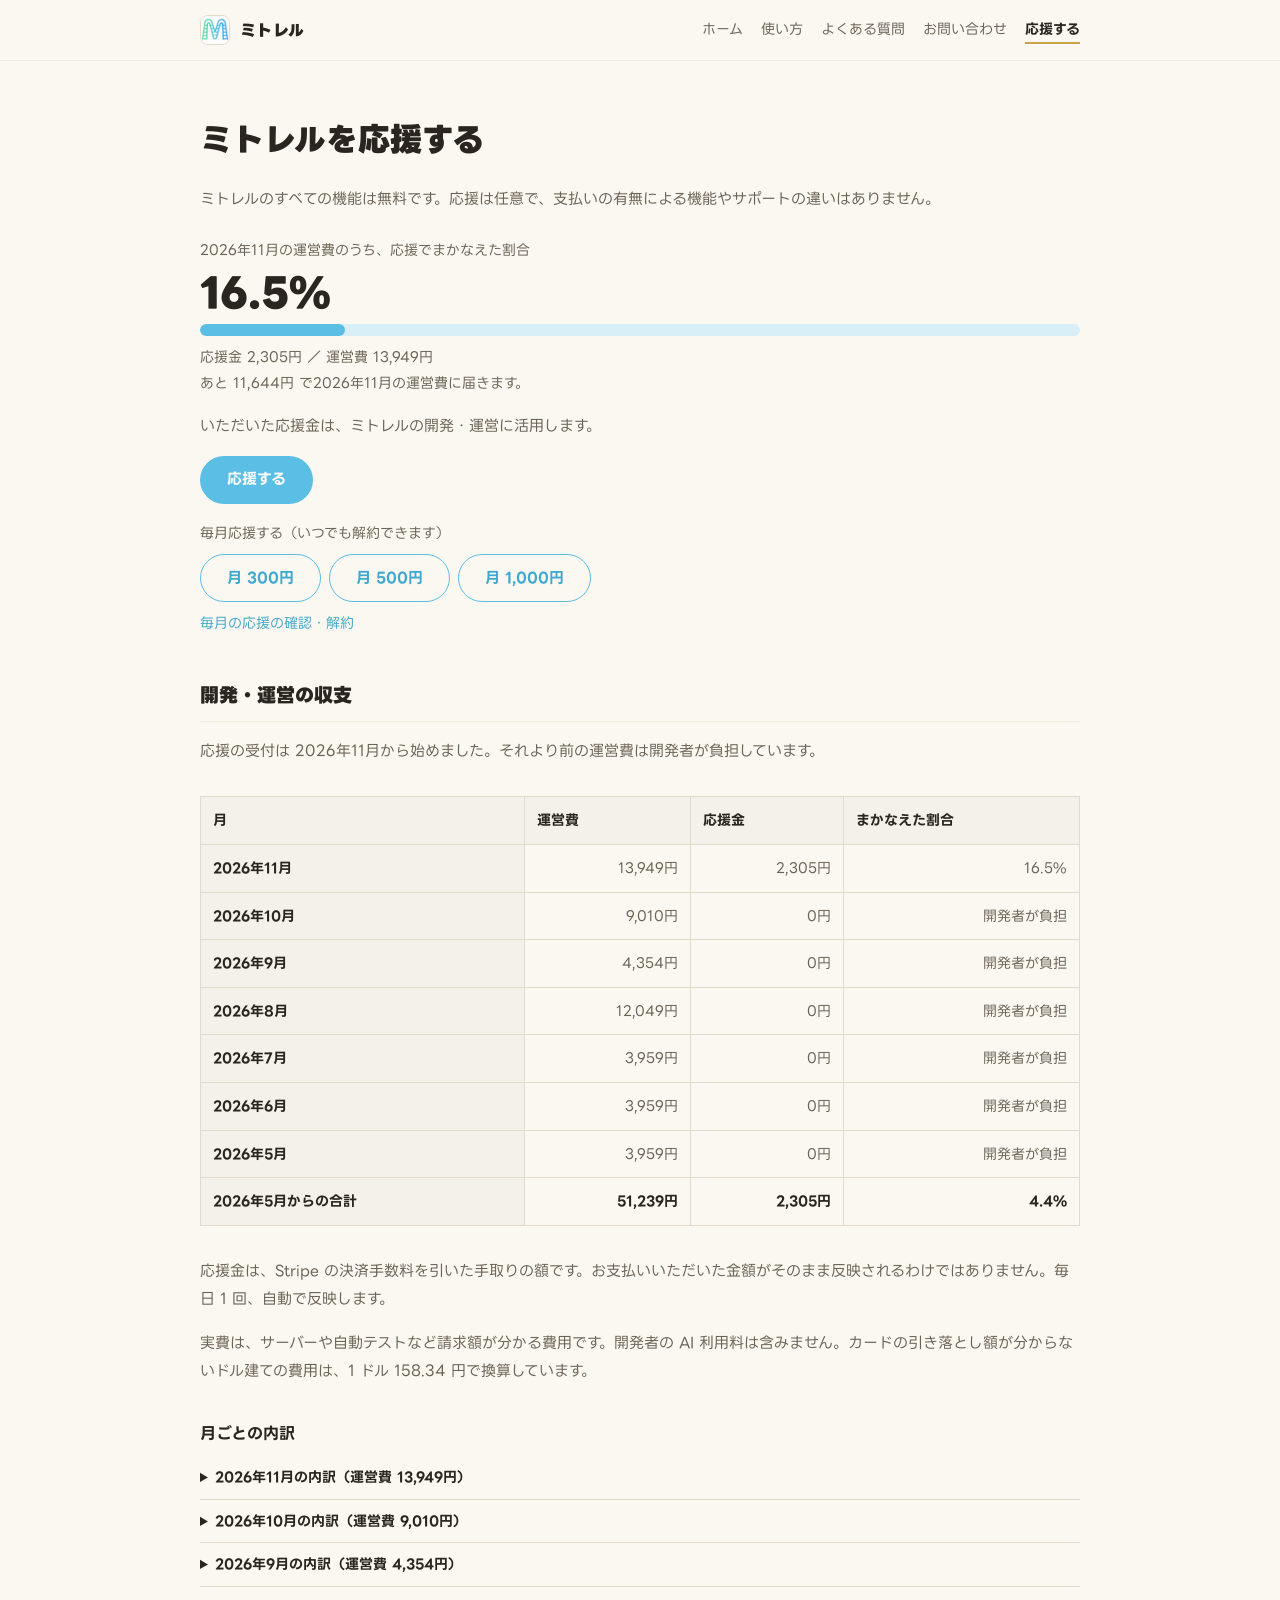
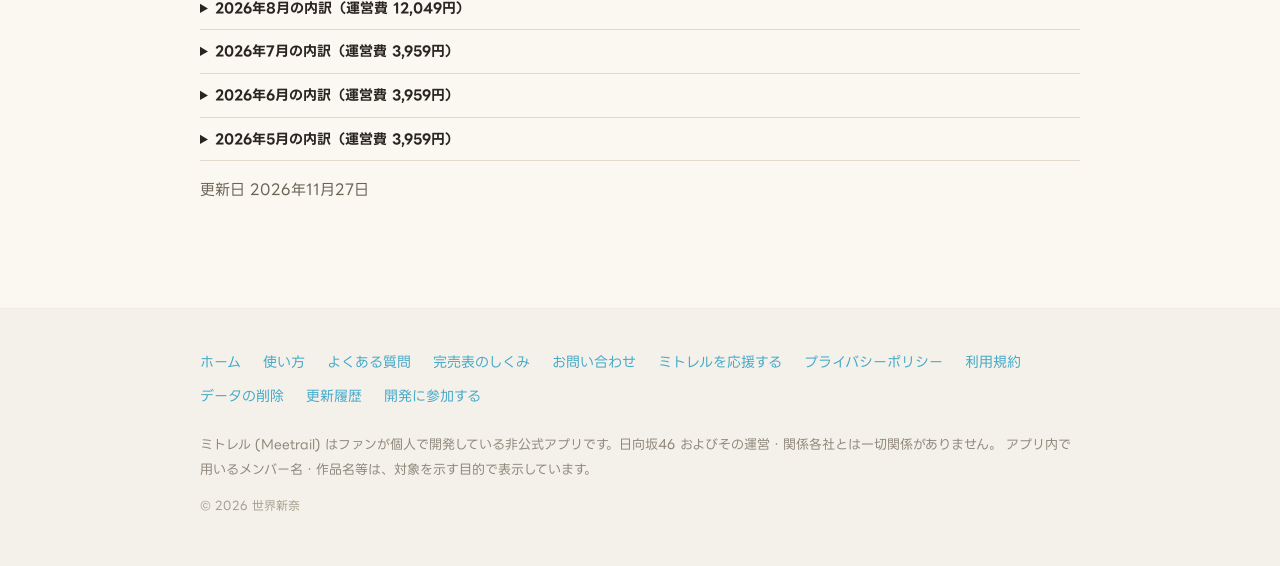
<file: support-finances.html>
<!doctype html>
<html lang="ja">
  <head>
    <meta charset="UTF-8" />
    <meta name="viewport" content="width=device-width, initial-scale=1.0" />
    <title>ミトレルを応援する｜ミトレル (Meetrail)</title>
    <meta
      name="description"
      content="ミトレル (Meetrail) は全機能無料です。任意の応援金の受付と、開発・運営の収支を公開しています。"
    />
    <link rel="icon" href="assets/favicon.png" />
    <link rel="preconnect" href="https://fonts.googleapis.com" />
    <link rel="preconnect" href="https://fonts.gstatic.com" crossorigin />
    <link
      href="https://fonts.googleapis.com/css2?family=LINE+Seed+JP:wght@400;700;800&display=swap"
      rel="stylesheet"
    />
    <link rel="stylesheet" href="assets/style.css?v=9" />
  </head>
  <body>
    <header class="site-header">
      <div class="wrap site-header__inner">
        <a class="site-header__brand" href="index.html">
          <img src="assets/icon.png" alt="" />
          <span>ミトレル</span>
        </a>
        <nav class="site-nav">
          <a href="index.html">ホーム</a>
          <a href="guide.html">使い方</a>
          <a href="faq.html">よくある質問</a>
          <a href="support.html">お問い合わせ</a>
          <a href="support-finances.html" aria-current="page">応援する</a>
        </nav>
      </div>
    </header>

    <main class="doc"><div class="wrap">
      <h1 class="doc__title">ミトレルを応援する</h1>
      <p>ミトレルのすべての機能は無料です。応援は任意で、支払いの有無による機能やサポートの違いはありません。</p>
      <div id="coverage" class="coverage" hidden>
        <p id="coverage-label" class="coverage__label"></p>
        <p id="coverage-percent" class="coverage__percent"></p>
        <div id="coverage-bar" class="coverage__bar" role="progressbar" aria-valuemin="0" aria-valuemax="100"><span id="coverage-fill" class="coverage__fill"></span></div>
        <p id="coverage-amounts" class="coverage__amounts"></p>
        <p id="coverage-remaining" class="coverage__note"></p>
      </div>
      <p id="support-payment-status">応援金の受付は準備中です。</p>
      <p id="support-payment-wrap" hidden><a id="support-payment" class="btn btn--primary">応援する</a></p>
      <div id="support-monthly" class="support-monthly" hidden>
        <p class="support-monthly__label">毎月応援する（いつでも解約できます）</p>
        <p id="support-monthly-links" class="support-monthly__links"></p>
        <p class="support-monthly__portal"><a id="support-portal">毎月の応援の確認・解約</a></p>
      </div>
      <h2>開発・運営の収支</h2>
      <p id="finance-status" role="status">読み込み中です。</p>
      <div id="finance-content" hidden>
        <p id="support-start-note" hidden></p>
        <!-- 月ごとの表。金額は右寄せで桁を揃える。スマホでは表だけ横にスクロールする -->
        <div class="table-scroll">
          <table class="finance-months">
            <thead><tr><th scope="col">月</th><th scope="col">運営費</th><th scope="col">応援金</th><th scope="col">まかなえた割合</th></tr></thead>
            <tbody id="finance-rows"></tbody>
            <tfoot id="finance-total-row"></tfoot>
          </table>
        </div>
        <p>応援金は、Stripe の決済手数料を引いた手取りの額です。お支払いいただいた金額がそのまま反映されるわけではありません。毎日 1 回、自動で反映します。</p>
        <p>実費は、サーバーや自動テストなど請求額が分かる費用です。開発者の AI 利用料は含みません。カードの引き落とし額が分からないドル建ての費用は、1 ドル 158.34 円で換算しています。<span id="finance-estimated-note" hidden>概算は、共通で使う費用をミトレルの利用割合で分けた額です。運営費は実費と概算の合計です。</span></p>
        <h3 class="finance-details-head">月ごとの内訳</h3>
        <div id="finance-details"></div>
        <p id="finance-updated"></p>
      </div>
    </div></main>
    <script src="assets/support-finances.js" defer></script>
    <footer class="site-footer">
      <div class="wrap">
        <nav class="site-footer__nav">
          <a href="index.html">ホーム</a>
          <a href="guide.html">使い方</a>
          <a href="faq.html">よくある質問</a>
          <a href="sellout-table.html">完売表のしくみ</a>
          <a href="support.html">お問い合わせ</a>
          <a href="support-finances.html">ミトレルを応援する</a>
          <a href="privacy.html">プライバシーポリシー</a>
          <a href="terms.html">利用規約</a>
          <a href="delete-account.html">データの削除</a>
          <a href="changelog.html">更新履歴</a>
          <a href="https://github.com/sekai-nina/meetrail">開発に参加する</a>
        </nav>
        <p class="site-footer__disclaimer">
          ミトレル (Meetrail) はファンが個人で開発している非公式アプリです。日向坂46
          およびその運営・関係各社とは一切関係がありません。
          アプリ内で用いるメンバー名・作品名等は、対象を示す目的で表示しています。
        </p>
        <p class="site-footer__copy">© 2026 世界新奈</p>
      </div>
    </footer>
  </body>
</html>
</file>
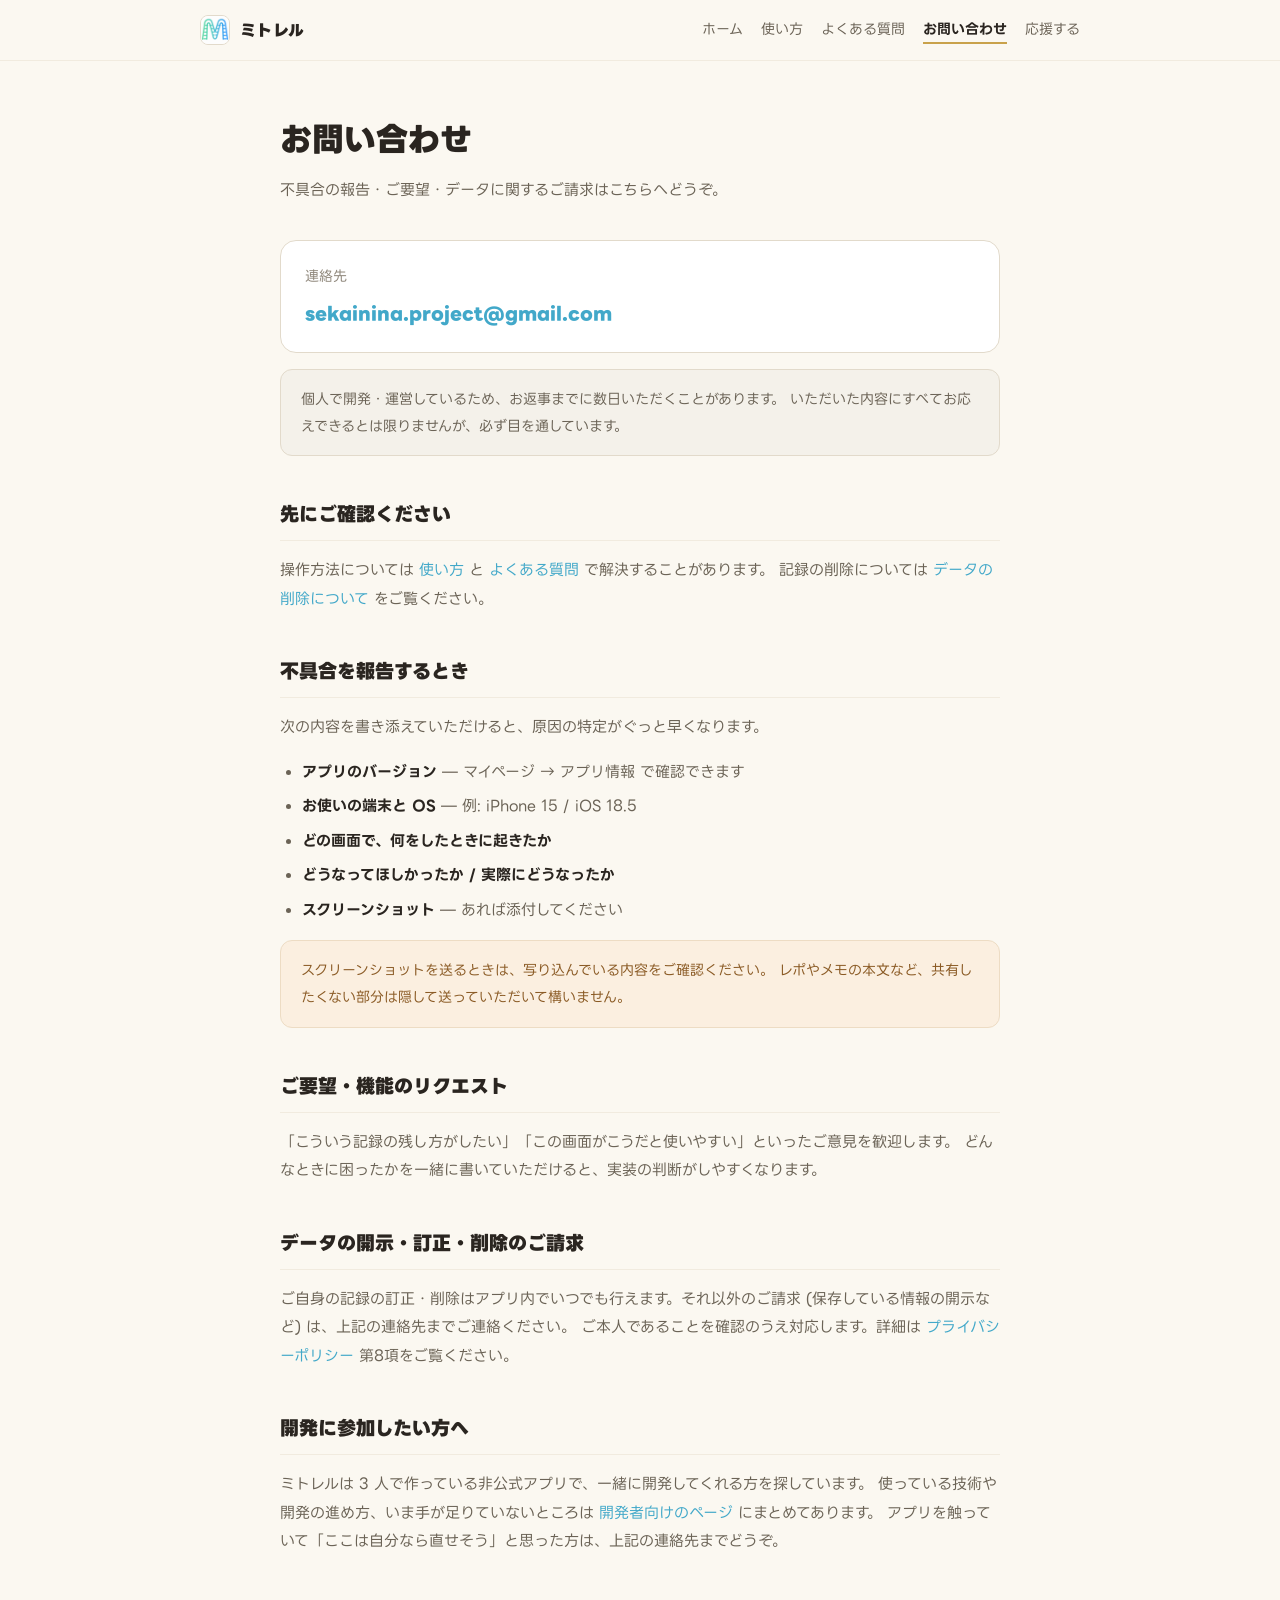
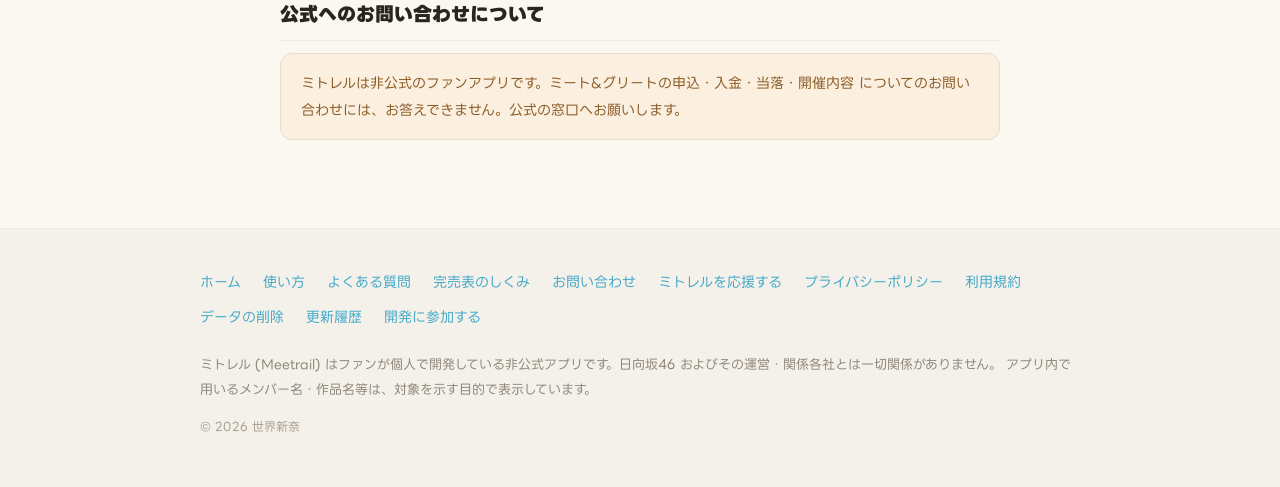
<file: support.html>
<!doctype html>
<html lang="ja">
  <head>
    <meta charset="UTF-8" />
    <meta name="viewport" content="width=device-width, initial-scale=1.0" />
    <title>お問い合わせ｜ミトレル (Meetrail)</title>
    <meta
      name="description"
      content="ミトレル (Meetrail) のお問い合わせ窓口。不具合の報告、要望、データの開示・削除のご請求はこちらから。"
    />
    <link rel="icon" href="assets/favicon.png" />
    <link rel="preconnect" href="https://fonts.googleapis.com" />
    <link rel="preconnect" href="https://fonts.gstatic.com" crossorigin />
    <link
      href="https://fonts.googleapis.com/css2?family=LINE+Seed+JP:wght@400;700;800&display=swap"
      rel="stylesheet"
    />
    <link rel="stylesheet" href="assets/style.css?v=9" />
  </head>
  <body>
    <header class="site-header">
      <div class="wrap site-header__inner">
        <a class="site-header__brand" href="index.html">
          <img src="assets/icon.png" alt="" />
          <span>ミトレル</span>
        </a>
        <nav class="site-nav">
          <a href="index.html">ホーム</a>
          <a href="guide.html">使い方</a>
          <a href="faq.html">よくある質問</a>
          <a href="support.html" aria-current="page">お問い合わせ</a>
          <a href="support-finances.html">応援する</a>
        </nav>
      </div>
    </header>

    <main class="doc">
      <div class="wrap wrap--narrow">
        <h1 class="doc__title">お問い合わせ</h1>
        <p class="doc__meta">不具合の報告・ご要望・データに関するご請求はこちらへどうぞ。</p>

        <div class="card">
          <p style="margin: 0 0 6px; font-size: 14px; color: var(--ink-tertiary)">連絡先</p>
          <p style="margin: 0; font-size: 18px; font-weight: 800">
            <a href="mailto:sekainina.project@gmail.com">sekainina.project@gmail.com</a>
          </p>
        </div>

        <div class="note" style="margin-top: 16px">
          個人で開発・運営しているため、お返事までに数日いただくことがあります。
          いただいた内容にすべてお応えできるとは限りませんが、必ず目を通しています。
        </div>

        <h2>先にご確認ください</h2>
        <p>
          操作方法については <a href="guide.html">使い方</a> と
          <a href="faq.html">よくある質問</a> で解決することがあります。
          記録の削除については <a href="delete-account.html">データの削除について</a> をご覧ください。
        </p>

        <h2>不具合を報告するとき</h2>
        <p>次の内容を書き添えていただけると、原因の特定がぐっと早くなります。</p>
        <ul>
          <li><strong>アプリのバージョン</strong> — マイページ → アプリ情報 で確認できます</li>
          <li><strong>お使いの端末と OS</strong> — 例: iPhone 15 / iOS 18.5</li>
          <li><strong>どの画面で、何をしたときに起きたか</strong></li>
          <li><strong>どうなってほしかったか / 実際にどうなったか</strong></li>
          <li><strong>スクリーンショット</strong> — あれば添付してください</li>
        </ul>
        <div class="note note--warning" style="margin-top: 16px">
          スクリーンショットを送るときは、写り込んでいる内容をご確認ください。
          レポやメモの本文など、共有したくない部分は隠して送っていただいて構いません。
        </div>

        <h2>ご要望・機能のリクエスト</h2>
        <p>
          「こういう記録の残し方がしたい」「この画面がこうだと使いやすい」といったご意見を歓迎します。
          どんなときに困ったかを一緒に書いていただけると、実装の判断がしやすくなります。
        </p>

        <h2>データの開示・訂正・削除のご請求</h2>
        <p>
          ご自身の記録の訂正・削除はアプリ内でいつでも行えます。それ以外のご請求
          (保存している情報の開示など) は、上記の連絡先までご連絡ください。
          ご本人であることを確認のうえ対応します。詳細は
          <a href="privacy.html">プライバシーポリシー</a> 第8項をご覧ください。
        </p>

        <h2>開発に参加したい方へ</h2>
        <p>
          ミトレルは 3 人で作っている非公式アプリで、一緒に開発してくれる方を探しています。
          使っている技術や開発の進め方、いま手が足りていないところは
          <a href="https://github.com/sekai-nina/meetrail">開発者向けのページ</a> にまとめてあります。
          アプリを触っていて「ここは自分なら直せそう」と思った方は、上記の連絡先までどうぞ。
        </p>

        <h2>公式へのお問い合わせについて</h2>
        <div class="note note--warning">
          ミトレルは非公式のファンアプリです。ミート&amp;グリートの申込・入金・当落・開催内容
          についてのお問い合わせには、お答えできません。公式の窓口へお願いします。
        </div>
      </div>
    </main>

    <footer class="site-footer">
      <div class="wrap">
        <nav class="site-footer__nav">
          <a href="index.html">ホーム</a>
          <a href="guide.html">使い方</a>
          <a href="faq.html">よくある質問</a>
          <a href="sellout-table.html">完売表のしくみ</a>
          <a href="support.html">お問い合わせ</a>
          <a href="support-finances.html">ミトレルを応援する</a>
          <a href="privacy.html">プライバシーポリシー</a>
          <a href="terms.html">利用規約</a>
          <a href="delete-account.html">データの削除</a>
          <a href="changelog.html">更新履歴</a>
          <a href="https://github.com/sekai-nina/meetrail">開発に参加する</a>
        </nav>
        <p class="site-footer__disclaimer">
          ミトレル (Meetrail) はファンが個人で開発している非公式アプリです。日向坂46
          およびその運営・関係各社とは一切関係がありません。
          アプリ内で用いるメンバー名・作品名等は、対象を示す目的で表示しています。
        </p>
        <p class="site-footer__copy">© 2026 世界新奈</p>
      </div>
    </footer>
  </body>
</html>
</file>
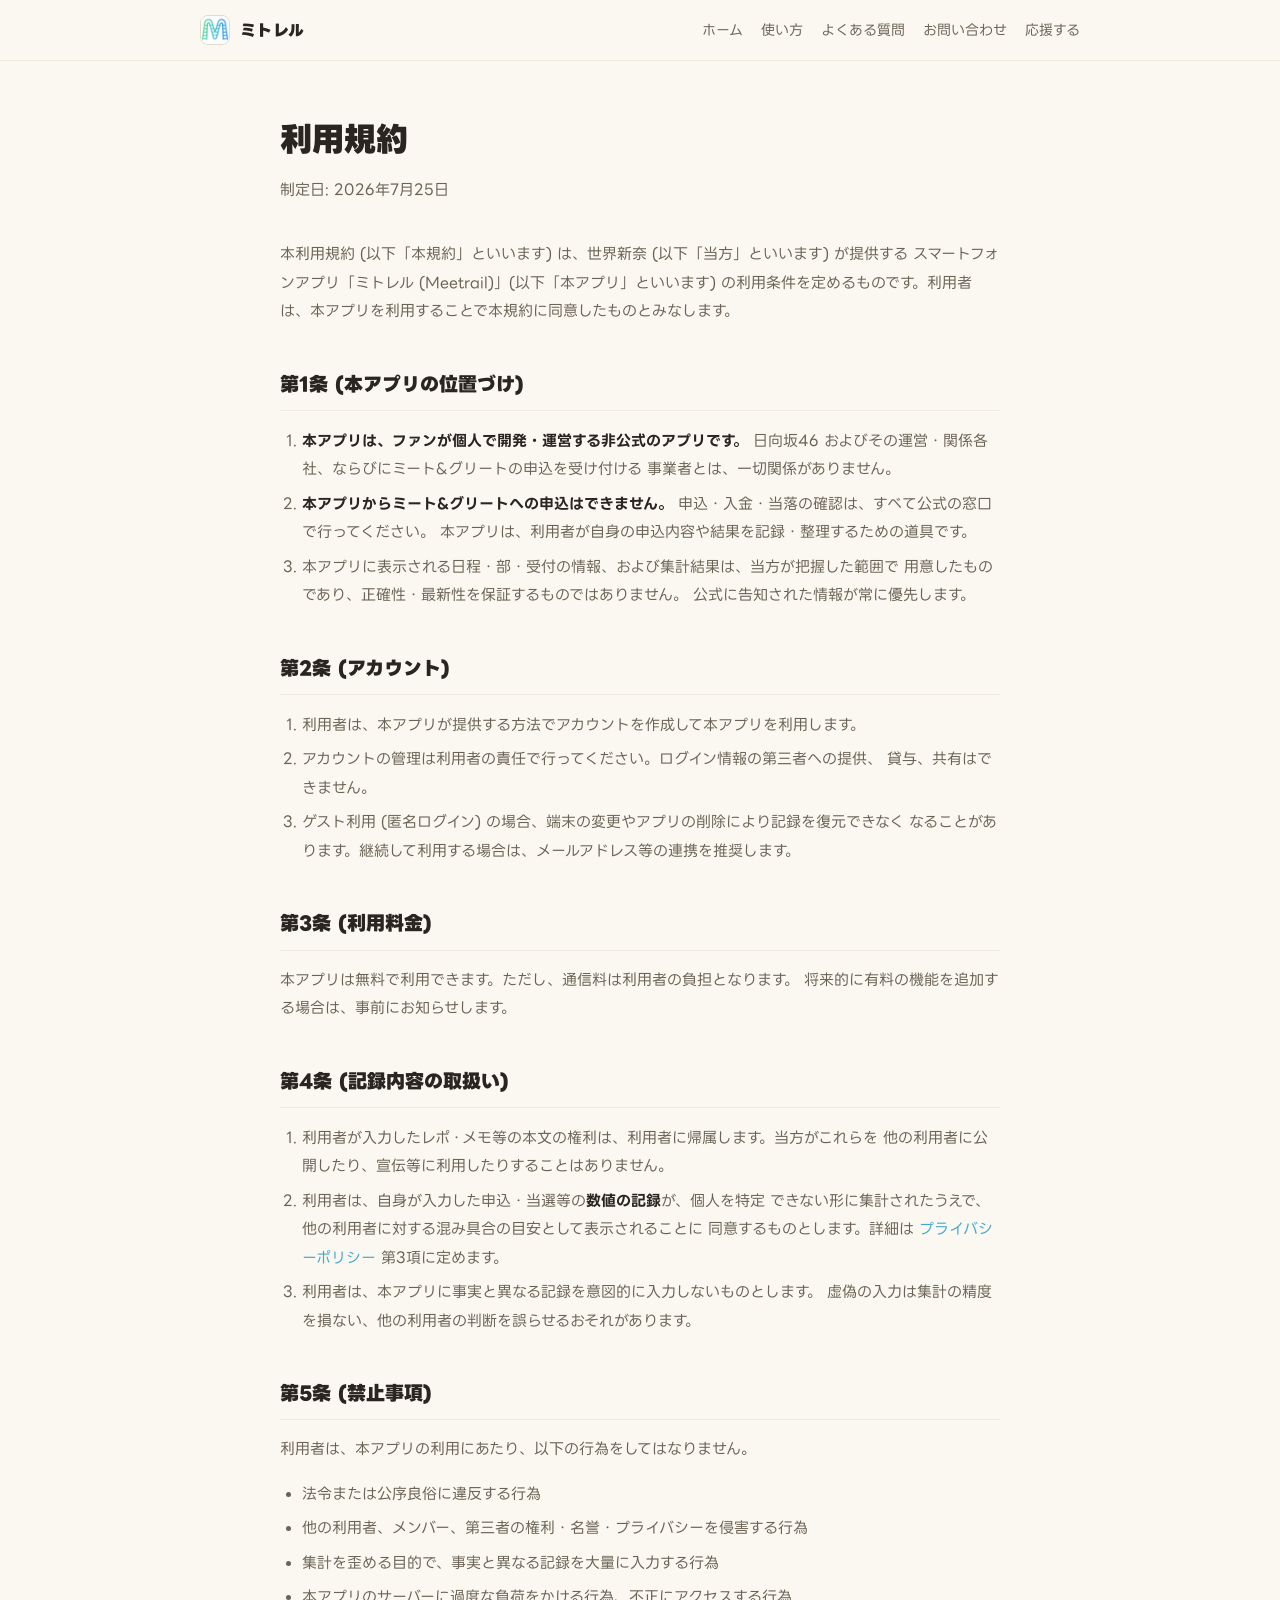
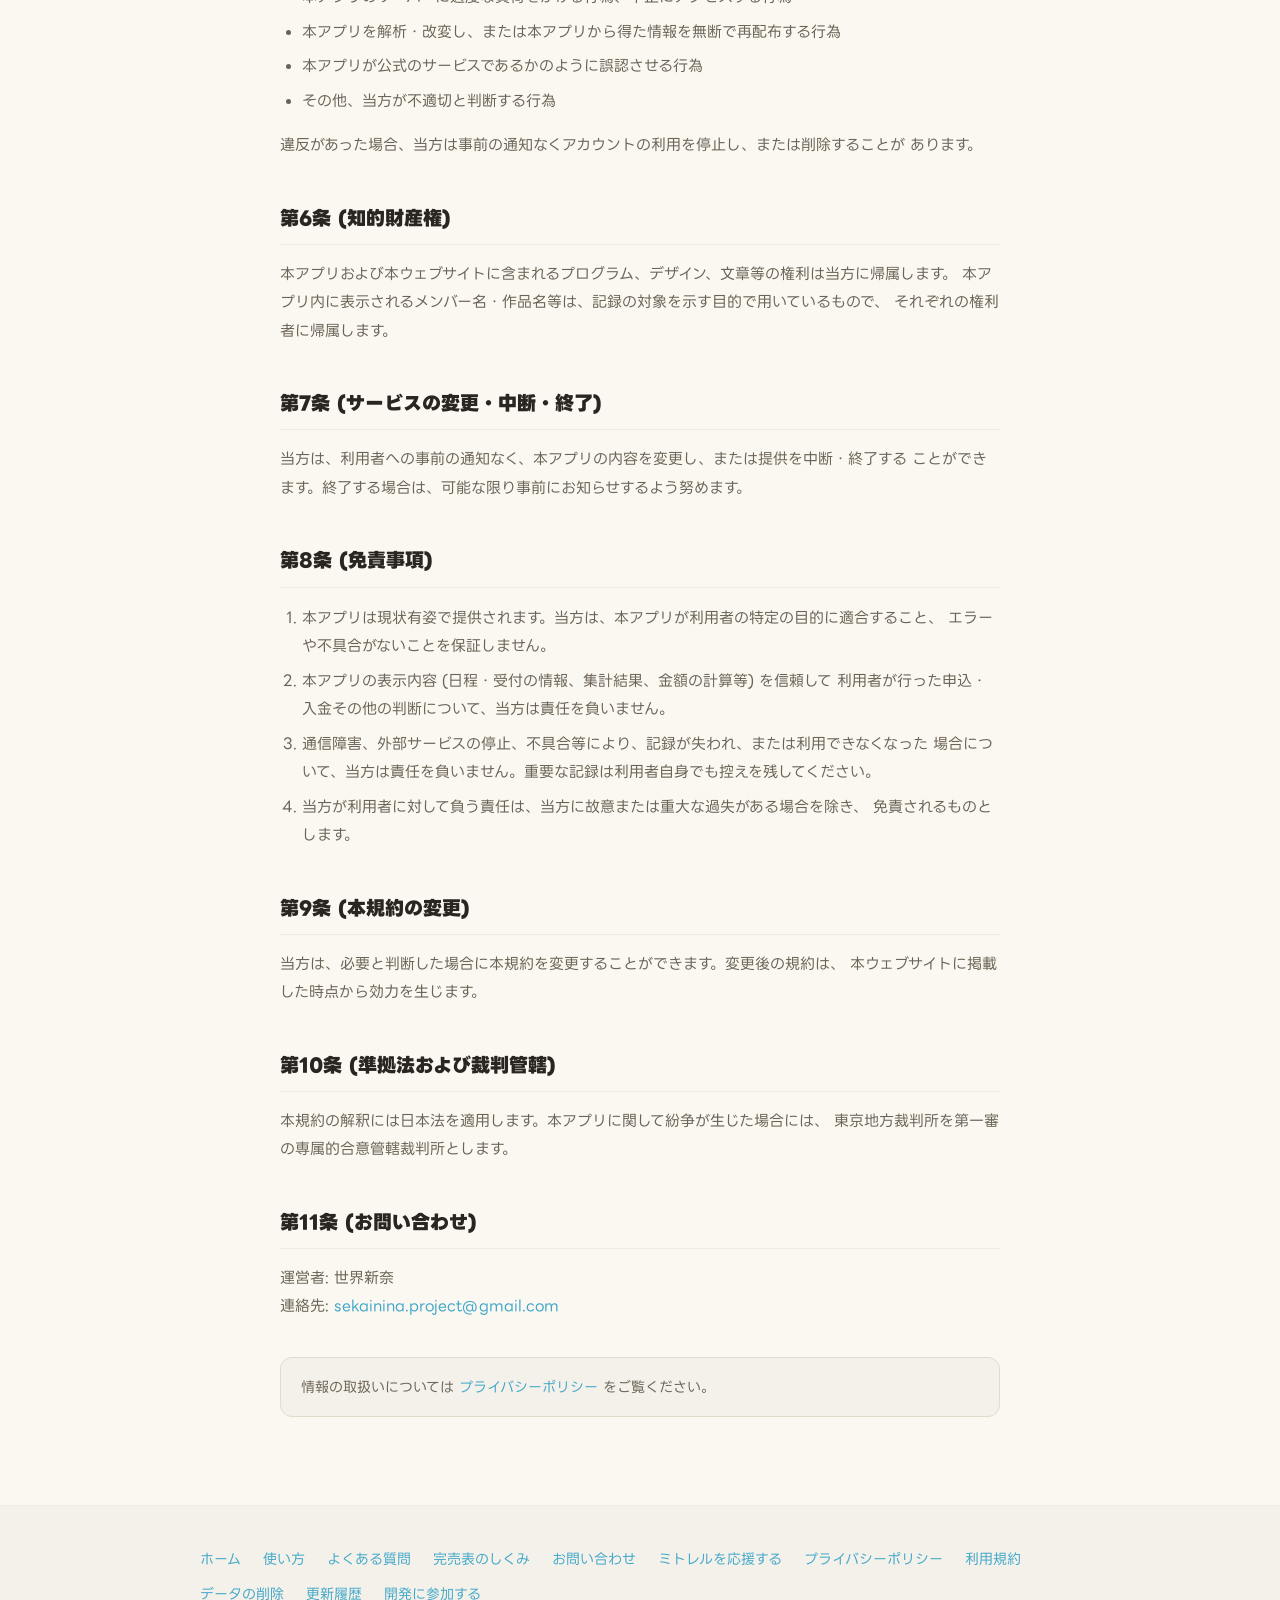
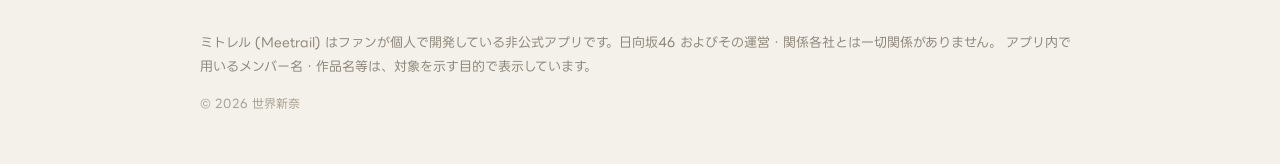
<file: terms.html>
<!doctype html>
<html lang="ja">
  <head>
    <meta charset="UTF-8" />
    <meta name="viewport" content="width=device-width, initial-scale=1.0" />
    <title>利用規約｜ミトレル (Meetrail)</title>
    <meta
      name="description"
      content="ミトレル (Meetrail) の利用規約。本アプリの位置づけ、禁止事項、免責事項、準拠法などを定めています。"
    />
    <link rel="icon" href="assets/favicon.png" />
    <link rel="preconnect" href="https://fonts.googleapis.com" />
    <link rel="preconnect" href="https://fonts.gstatic.com" crossorigin />
    <link
      href="https://fonts.googleapis.com/css2?family=LINE+Seed+JP:wght@400;700;800&display=swap"
      rel="stylesheet"
    />
    <link rel="stylesheet" href="assets/style.css?v=9" />
  </head>
  <body>
    <header class="site-header">
      <div class="wrap site-header__inner">
        <a class="site-header__brand" href="index.html">
          <img src="assets/icon.png" alt="" />
          <span>ミトレル</span>
        </a>
        <nav class="site-nav">
          <a href="index.html">ホーム</a>
          <a href="guide.html">使い方</a>
          <a href="faq.html">よくある質問</a>
          <a href="support.html">お問い合わせ</a>
          <a href="support-finances.html">応援する</a>
        </nav>
      </div>
    </header>

    <main class="doc">
      <div class="wrap wrap--narrow">
        <h1 class="doc__title">利用規約</h1>
        <p class="doc__meta">制定日: 2026年7月25日</p>

        <p>
          本利用規約 (以下「本規約」といいます) は、世界新奈 (以下「当方」といいます) が提供する
          スマートフォンアプリ「ミトレル (Meetrail)」(以下「本アプリ」といいます)
          の利用条件を定めるものです。利用者は、本アプリを利用することで本規約に同意したものとみなします。
        </p>

        <h2>第1条 (本アプリの位置づけ)</h2>
        <ol>
          <li>
            <strong>本アプリは、ファンが個人で開発・運営する非公式のアプリです。</strong>
            日向坂46 およびその運営・関係各社、ならびにミート&amp;グリートの申込を受け付ける
            事業者とは、一切関係がありません。
          </li>
          <li>
            <strong>本アプリからミート&amp;グリートへの申込はできません。</strong>
            申込・入金・当落の確認は、すべて公式の窓口で行ってください。
            本アプリは、利用者が自身の申込内容や結果を記録・整理するための道具です。
          </li>
          <li>
            本アプリに表示される日程・部・受付の情報、および集計結果は、当方が把握した範囲で
            用意したものであり、正確性・最新性を保証するものではありません。
            公式に告知された情報が常に優先します。
          </li>
        </ol>

        <h2>第2条 (アカウント)</h2>
        <ol>
          <li>利用者は、本アプリが提供する方法でアカウントを作成して本アプリを利用します。</li>
          <li>
            アカウントの管理は利用者の責任で行ってください。ログイン情報の第三者への提供、
            貸与、共有はできません。
          </li>
          <li>
            ゲスト利用 (匿名ログイン) の場合、端末の変更やアプリの削除により記録を復元できなく
            なることがあります。継続して利用する場合は、メールアドレス等の連携を推奨します。
          </li>
        </ol>

        <h2>第3条 (利用料金)</h2>
        <p>
          本アプリは無料で利用できます。ただし、通信料は利用者の負担となります。
          将来的に有料の機能を追加する場合は、事前にお知らせします。
        </p>

        <h2>第4条 (記録内容の取扱い)</h2>
        <ol>
          <li>
            利用者が入力したレポ・メモ等の本文の権利は、利用者に帰属します。当方がこれらを
            他の利用者に公開したり、宣伝等に利用したりすることはありません。
          </li>
          <li>
            利用者は、自身が入力した申込・当選等の<strong>数値の記録</strong>が、個人を特定
            できない形に集計されたうえで、他の利用者に対する混み具合の目安として表示されることに
            同意するものとします。詳細は <a href="privacy.html">プライバシーポリシー</a>
            第3項に定めます。
          </li>
          <li>
            利用者は、本アプリに事実と異なる記録を意図的に入力しないものとします。
            虚偽の入力は集計の精度を損ない、他の利用者の判断を誤らせるおそれがあります。
          </li>
        </ol>

        <h2>第5条 (禁止事項)</h2>
        <p>利用者は、本アプリの利用にあたり、以下の行為をしてはなりません。</p>
        <ul>
          <li>法令または公序良俗に違反する行為</li>
          <li>他の利用者、メンバー、第三者の権利・名誉・プライバシーを侵害する行為</li>
          <li>集計を歪める目的で、事実と異なる記録を大量に入力する行為</li>
          <li>本アプリのサーバーに過度な負荷をかける行為、不正にアクセスする行為</li>
          <li>本アプリを解析・改変し、または本アプリから得た情報を無断で再配布する行為</li>
          <li>本アプリが公式のサービスであるかのように誤認させる行為</li>
          <li>その他、当方が不適切と判断する行為</li>
        </ul>
        <p>
          違反があった場合、当方は事前の通知なくアカウントの利用を停止し、または削除することが
          あります。
        </p>

        <h2>第6条 (知的財産権)</h2>
        <p>
          本アプリおよび本ウェブサイトに含まれるプログラム、デザイン、文章等の権利は当方に帰属します。
          本アプリ内に表示されるメンバー名・作品名等は、記録の対象を示す目的で用いているもので、
          それぞれの権利者に帰属します。
        </p>

        <h2>第7条 (サービスの変更・中断・終了)</h2>
        <p>
          当方は、利用者への事前の通知なく、本アプリの内容を変更し、または提供を中断・終了する
          ことができます。終了する場合は、可能な限り事前にお知らせするよう努めます。
        </p>

        <h2>第8条 (免責事項)</h2>
        <ol>
          <li>
            本アプリは現状有姿で提供されます。当方は、本アプリが利用者の特定の目的に適合すること、
            エラーや不具合がないことを保証しません。
          </li>
          <li>
            本アプリの表示内容 (日程・受付の情報、集計結果、金額の計算等) を信頼して
            利用者が行った申込・入金その他の判断について、当方は責任を負いません。
          </li>
          <li>
            通信障害、外部サービスの停止、不具合等により、記録が失われ、または利用できなくなった
            場合について、当方は責任を負いません。重要な記録は利用者自身でも控えを残してください。
          </li>
          <li>
            当方が利用者に対して負う責任は、当方に故意または重大な過失がある場合を除き、
            免責されるものとします。
          </li>
        </ol>

        <h2>第9条 (本規約の変更)</h2>
        <p>
          当方は、必要と判断した場合に本規約を変更することができます。変更後の規約は、
          本ウェブサイトに掲載した時点から効力を生じます。
        </p>

        <h2>第10条 (準拠法および裁判管轄)</h2>
        <p>
          本規約の解釈には日本法を適用します。本アプリに関して紛争が生じた場合には、
          東京地方裁判所を第一審の専属的合意管轄裁判所とします。
        </p>

        <h2>第11条 (お問い合わせ)</h2>
        <p>
          運営者: 世界新奈<br />
          連絡先: <a href="mailto:sekainina.project@gmail.com">sekainina.project@gmail.com</a>
        </p>

        <div class="note" style="margin-top: 36px">
          情報の取扱いについては <a href="privacy.html">プライバシーポリシー</a> をご覧ください。
        </div>
      </div>
    </main>

    <footer class="site-footer">
      <div class="wrap">
        <nav class="site-footer__nav">
          <a href="index.html">ホーム</a>
          <a href="guide.html">使い方</a>
          <a href="faq.html">よくある質問</a>
          <a href="sellout-table.html">完売表のしくみ</a>
          <a href="support.html">お問い合わせ</a>
          <a href="support-finances.html">ミトレルを応援する</a>
          <a href="privacy.html">プライバシーポリシー</a>
          <a href="terms.html">利用規約</a>
          <a href="delete-account.html">データの削除</a>
          <a href="changelog.html">更新履歴</a>
          <a href="https://github.com/sekai-nina/meetrail">開発に参加する</a>
        </nav>
        <p class="site-footer__disclaimer">
          ミトレル (Meetrail) はファンが個人で開発している非公式アプリです。日向坂46
          およびその運営・関係各社とは一切関係がありません。
          アプリ内で用いるメンバー名・作品名等は、対象を示す目的で表示しています。
        </p>
        <p class="site-footer__copy">© 2026 世界新奈</p>
      </div>
    </footer>
  </body>
</html>
</file>
<file: assets/style.css>
/* =========================================================================
   ミトレル (Meetrail) サイト共通スタイル

   色トークンはアプリの「確定トーン」パレットをそのまま移植している。
   出典: meet-greet-app の tailwind.config.js / lib/theme-colors.ts
   → 色を変えるときは アプリ側と 2 箇所同時に直すこと (ブランドの二重管理)。
   ========================================================================= */

:root {
  /* 面 / Surfaces (暖色) */
  --bg: #fbf8f1; /* 紙 paper */
  --surface: #f4f1ea; /* 沈み面 */
  --card: #ffffff; /* 浮かせる面 */
  --chip: #efe9dc; /* チップ地 */

  /* 文字 / Ink (茶系グレー) */
  --ink: #2a2520;
  --ink-muted: #6b6356;
  --ink-tertiary: #8e867a;
  --ink-faint: #a89f90;

  /* ブランド */
  --primary: #5bbee5; /* 空色 */
  --primary-hover: #3fa8d1;
  --primary-soft: #d9eff8;
  --gold: #c9a24b; /* 計画金 */
  --gold-soft: #f3e9cf;
  --accent: #ffe100; /* ペンライト黄 */
  --link: #42a8c9;

  /* セマンティック */
  --success: #2eaa5c;
  --warning: #c97a2e;
  --warning-soft: #fbefe0;

  /* 罫線 */
  --border: #e2dacb;
  --border-strong: #d6cbb3;
  --divider: #f1ebdf;

  /* レイアウト */
  --wrap: 880px;
  --radius-sm: 8px;
  --radius-md: 12px;
  --radius-lg: 16px;
  --radius-xl: 24px;
}

*,
*::before,
*::after {
  box-sizing: border-box;
}

html {
  scroll-behavior: smooth;
}

body {
  margin: 0;
  background: var(--bg);
  color: var(--ink);
  font-family: 'LINE Seed JP', -apple-system, BlinkMacSystemFont, 'Hiragino Sans', 'Noto Sans JP',
    sans-serif;
  font-weight: 400;
  line-height: 1.9;
  font-size: 16px;
  -webkit-font-smoothing: antialiased;
  text-size-adjust: 100%;
}

img {
  display: block;
  max-width: 100%;
}

a {
  color: var(--link);
  text-decoration: none;
}

a:hover {
  text-decoration: underline;
}

.wrap {
  width: min(var(--wrap), calc(100% - 40px));
  margin-inline: auto;
}

.wrap--narrow {
  width: min(720px, calc(100% - 40px));
}

/* ---------------- ヘッダー ---------------- */

.site-header {
  position: sticky;
  top: 0;
  z-index: 10;
  background: rgba(251, 248, 241, 0.92);
  backdrop-filter: blur(8px);
  border-bottom: 1px solid var(--divider);
}

.site-header__inner {
  display: flex;
  align-items: center;
  gap: 16px;
  min-height: 60px;
  flex-wrap: wrap;
}

.site-header__brand {
  display: flex;
  align-items: center;
  gap: 10px;
  color: var(--ink);
  font-weight: 800;
  letter-spacing: 0.02em;
}

.site-header__brand:hover {
  text-decoration: none;
}

.site-header__brand img {
  width: 30px;
  height: 30px;
  border-radius: 8px;
  border: 1px solid var(--border);
}

.site-nav {
  display: flex;
  gap: 18px;
  margin-left: auto;
  flex-wrap: wrap;
  font-size: 14px;
}

.site-nav a {
  color: var(--ink-muted);
}

.site-nav a:hover,
.site-nav a[aria-current='page'] {
  color: var(--ink);
  text-decoration: none;
}

.site-nav a[aria-current='page'] {
  font-weight: 700;
  border-bottom: 2px solid var(--gold);
}

/* ---------------- ヒーロー ---------------- */

.hero {
  padding: 72px 0 56px;
  text-align: center;
}

.hero__icon {
  width: 92px;
  height: 92px;
  margin: 0 auto 22px;
  border-radius: 22px;
  border: 1px solid var(--border);
  box-shadow: 0 6px 20px rgba(42, 37, 32, 0.08);
}

.hero__title {
  margin: 0 0 6px;
  font-size: clamp(30px, 6vw, 42px);
  font-weight: 800;
  letter-spacing: 0.04em;
  line-height: 1.35;
}

.hero__tagline {
  margin: 0 auto 18px;
  max-width: 20em;
  font-size: clamp(17px, 3.4vw, 21px);
  font-weight: 700;
  color: var(--gold);
  line-height: 1.7;
}

.hero__lead {
  margin: 0 auto;
  max-width: 30em;
  color: var(--ink-muted);
  font-size: 15px;
}

.hero__actions {
  display: flex;
  gap: 12px;
  justify-content: center;
  flex-wrap: wrap;
  margin-top: 30px;
}

/* ---------------- ボタン ---------------- */

.btn {
  display: inline-flex;
  align-items: center;
  justify-content: center;
  min-height: 48px;
  padding: 0 26px;
  border-radius: 999px;
  font-size: 15px;
  font-weight: 700;
  border: 1px solid transparent;
  cursor: pointer;
}

.btn:hover {
  text-decoration: none;
}

.btn--primary {
  background: var(--primary);
  color: #fff;
}

.btn--primary:hover {
  background: var(--primary-hover);
}

.btn--outline {
  background: transparent;
  border-color: var(--primary);
  color: var(--primary-hover);
}

.btn--outline:hover {
  background: var(--primary-soft);
}

/* 未リリース用の非活性 CTA。
   ストア公開時は <span class="btn btn--disabled"> を
   <a class="btn btn--primary" href="ストアURL"> に差し替える。 */
.btn--disabled {
  background: var(--surface);
  color: var(--ink-faint);
  border-color: var(--border);
  cursor: default;
}

/* ---------------- バッジ ---------------- */

.badge {
  display: inline-block;
  padding: 4px 12px;
  border-radius: 999px;
  font-size: 12px;
  font-weight: 700;
  line-height: 1.7;
}

.badge--unofficial {
  background: var(--warning-soft);
  color: var(--warning);
}

.badge--soon {
  background: var(--gold-soft);
  color: var(--gold);
}

/* ---------------- セクション ---------------- */

.section {
  padding: 56px 0;
  border-top: 1px solid var(--divider);
}

.section__title {
  margin: 0 0 8px;
  font-size: clamp(20px, 4vw, 26px);
  font-weight: 800;
  letter-spacing: 0.02em;
}

.section__lead {
  margin: 0 0 32px;
  color: var(--ink-muted);
  font-size: 15px;
}

/* ---------------- ユースケース (「〇〇したいとき」) ---------------- */

.usecases {
  display: grid;
  gap: 18px;
  grid-template-columns: repeat(auto-fit, minmax(300px, 1fr));
}

.usecase {
  background: var(--card);
  border: 1px solid var(--border);
  border-radius: var(--radius-lg);
  padding: 22px 24px;
  box-shadow: 0 2px 8px rgba(42, 37, 32, 0.04);
}

.usecase__when {
  margin: 0 0 10px;
  font-size: 16px;
  font-weight: 800;
  line-height: 1.6;
  color: var(--ink);
}

.usecase__when::before {
  content: '';
  display: block;
  width: 34px;
  height: 3px;
  border-radius: 2px;
  background: var(--gold);
  margin-bottom: 12px;
}

.usecase__body {
  margin: 0;
  font-size: 14px;
  color: var(--ink-muted);
}

.usecase__feature {
  display: inline-block;
  margin-top: 14px;
  padding: 3px 10px;
  border-radius: var(--radius-sm);
  background: var(--chip);
  color: var(--ink-tertiary);
  font-size: 12px;
  font-weight: 700;
}

/* ---------------- スクリーンショット枠 ---------------- */

.shots {
  display: grid;
  gap: 20px;
  /* 6 枠を 3 列 x 2 段に並べる。wrap 幅 880px で 4 列にならない最小幅
     (4 列には 220 x 4 + 20 x 3 = 940px 要る)。スマホ幅 (343px) では 2 列 x 3 段 */
  grid-template-columns: repeat(auto-fit, minmax(150px, 220px));
  justify-content: center;
}

.shot {
  /* <figure> の既定の左右 40px を消す (残すと枠が列幅の半分ほどに縮む) */
  margin: 0;
  text-align: center;
}

/* 実画像を入れるときは <div class="shot__frame"> の中身を
   <img src="assets/shots/xxx.png" alt="..."> に差し替える。
   枠 (aspect-ratio 9/19.5) は iPhone の縦横比に合わせてある。 */
.shot__frame {
  aspect-ratio: 9 / 19.5;
  border: 1px solid var(--border-strong);
  border-radius: var(--radius-xl);
  background: var(--surface);
  display: flex;
  align-items: center;
  justify-content: center;
  color: var(--ink-faint);
  font-size: 12px;
  overflow: hidden;
}

.shot__frame img {
  width: 100%;
  height: 100%;
  object-fit: cover;
}

.shot__caption {
  margin: 12px 0 0;
  font-size: 13px;
  color: var(--ink-muted);
}

/* ---------------- 汎用カード / リスト ---------------- */

.card {
  background: var(--card);
  border: 1px solid var(--border);
  border-radius: var(--radius-lg);
  padding: 22px 24px;
}

.card + .card {
  margin-top: 16px;
}

.note {
  background: var(--surface);
  border: 1px solid var(--border);
  border-radius: var(--radius-md);
  padding: 16px 20px;
  font-size: 14px;
  color: var(--ink-muted);
}

.note--warning {
  background: var(--warning-soft);
  border-color: #eddcc4;
  color: #8a5a24;
}

.feature-list {
  display: grid;
  gap: 14px;
  /* 4 項目を 2 × 2 に収める (3 + 1 の欠けた行を作らない) */
  grid-template-columns: repeat(auto-fit, minmax(340px, 1fr));
  list-style: none;
  padding: 0;
  margin: 0;
}

.feature-list li {
  background: var(--card);
  border: 1px solid var(--border);
  border-radius: var(--radius-md);
  padding: 16px 18px;
  font-size: 14px;
  color: var(--ink-muted);
}

.feature-list strong {
  display: block;
  color: var(--ink);
  font-size: 15px;
  margin-bottom: 4px;
}

/* ---------------- 手順ステップ (使い方) ---------------- */

.steps {
  list-style: none;
  counter-reset: step;
  padding: 0;
  margin: 0;
}

.steps > li {
  counter-increment: step;
  position: relative;
  padding: 0 0 28px 56px;
  border-left: 2px solid var(--divider);
  margin-left: 17px;
}

.steps > li:last-child {
  border-left-color: transparent;
  padding-bottom: 0;
}

.steps > li::before {
  content: counter(step);
  position: absolute;
  left: -18px;
  top: 0;
  width: 34px;
  height: 34px;
  border-radius: 50%;
  background: var(--gold);
  color: #fff;
  font-weight: 800;
  font-size: 15px;
  display: flex;
  align-items: center;
  justify-content: center;
}

.steps h3 {
  margin: 4px 0 8px;
  font-size: 17px;
  font-weight: 800;
}

.steps p {
  margin: 0;
  font-size: 14px;
  color: var(--ink-muted);
}

/* ---------------- 法務・文書ページ ---------------- */

.doc {
  padding: 48px 0 64px;
}

.doc__title {
  margin: 0 0 6px;
  font-size: clamp(24px, 5vw, 32px);
  font-weight: 800;
}

.doc__meta {
  margin: 0 0 36px;
  font-size: 13px;
  color: var(--ink-faint);
}

.doc h2 {
  margin: 40px 0 12px;
  padding-bottom: 8px;
  border-bottom: 1px solid var(--divider);
  font-size: 19px;
  font-weight: 800;
}

.doc h3 {
  margin: 24px 0 8px;
  font-size: 16px;
  font-weight: 700;
}

.doc p,
.doc li {
  font-size: 15px;
  color: var(--ink-muted);
}

.doc ul,
.doc ol {
  padding-left: 1.4em;
}

.doc li {
  margin-bottom: 6px;
}

.doc strong {
  color: var(--ink);
}

.doc table {
  width: 100%;
  border-collapse: collapse;
  margin: 16px 0;
  font-size: 14px;
}

.doc th,
.doc td {
  border: 1px solid var(--border);
  padding: 10px 12px;
  text-align: left;
  vertical-align: top;
  color: var(--ink-muted);
}

.doc th {
  background: var(--surface);
  color: var(--ink);
  font-weight: 700;
  white-space: nowrap;
}

/* 見出し列 (ログイン方法 / サービス名) を折り返さない。
   はみ出す場合は親の .table-scroll が横スクロールを受け持つ。 */
.doc td:first-child {
  white-space: nowrap;
}

.table-scroll {
  overflow-x: auto;
}

/* ---------------- FAQ ---------------- */

.faq-item {
  border: 1px solid var(--border);
  border-radius: var(--radius-md);
  background: var(--card);
  padding: 18px 22px;
  margin-bottom: 12px;
}

.faq-item h3 {
  margin: 0 0 8px;
  font-size: 16px;
  font-weight: 800;
  color: var(--ink);
}

.faq-item p {
  margin: 0;
  font-size: 14px;
  color: var(--ink-muted);
}

.faq-item p + p {
  margin-top: 8px;
}

/* ---------------- 更新履歴 ---------------- */

.release {
  border-left: 2px solid var(--divider);
  padding: 0 0 26px 22px;
  margin-left: 6px;
  position: relative;
}

.release::before {
  content: '';
  position: absolute;
  left: -7px;
  top: 9px;
  width: 12px;
  height: 12px;
  border-radius: 50%;
  background: var(--gold);
}

.release:last-child {
  border-left-color: transparent;
}

.release__version {
  margin: 0;
  font-size: 17px;
  font-weight: 800;
}

.release__date {
  font-size: 13px;
  color: var(--ink-faint);
  font-weight: 400;
  margin-left: 10px;
}

/* ---------------- フッター ---------------- */

.site-footer {
  border-top: 1px solid var(--divider);
  background: var(--surface);
  padding: 40px 0 48px;
  margin-top: 24px;
}

.site-footer__nav {
  display: flex;
  flex-wrap: wrap;
  gap: 8px 22px;
  font-size: 14px;
  margin-bottom: 22px;
}

.site-footer__disclaimer {
  font-size: 13px;
  color: var(--ink-tertiary);
  line-height: 1.9;
  margin: 0 0 14px;
}

.site-footer__copy {
  font-size: 12px;
  color: var(--ink-faint);
  margin: 0;
}

@media (max-width: 600px) {
  .hero {
    padding: 48px 0 40px;
  }

  .section {
    padding: 44px 0;
  }

  .steps > li {
    padding-left: 44px;
  }
}

/* ---------------- ストアバッジ (App Store / Google Play) ---------------- */

/* 公式バッジは画像そのものがボタンなので、枠や背景を足さない。高さだけ揃える */
.store-badges {
  display: flex;
  gap: 12px;
  justify-content: center;
  align-items: center;
  flex-wrap: wrap;
  margin-top: 30px;
}

.store-badges + .hero__actions {
  margin-top: 16px;
}

.store-badge {
  display: inline-block;
  line-height: 0;
}

.store-badge img {
  display: block;
  height: 48px;
  width: auto;
}

/* ---------------- 解説ページの図・式 (sellout-table.html) ---------------- */

/* 図の系列色。アプリの色トークンから、色覚の違いでも見分けられる組を選んだ
   (dataviz の validate_palette で確認済み。空色は白地で 3:1 未満なので直接ラベルと表を必ず添える) */
:root {
  --chart-push: #3fa8d1; /* = --primary-hover */
  --chart-mixed: #b98a2c; /* 計画金を 1 段濃くしたもの */
  --chart-deadline: #a8405c; /* アプリの letter.ink */
  --chart-none: var(--ink-tertiary);
}

.figure {
  margin: 20px 0 24px;
  padding: 16px 16px 12px;
  background: var(--card);
  border: 1px solid var(--border);
  border-radius: var(--radius-md);
}

.chart {
  display: block;
  width: 100%;
  height: auto;
}

.chart__grid {
  stroke: var(--divider);
  stroke-width: 1;
}

.chart__axis {
  stroke: var(--border-strong);
  stroke-width: 1;
}

.chart__tick {
  fill: var(--ink-tertiary);
  font-size: 12px;
}

.chart__value {
  fill: var(--ink);
  font-size: 13px;
  font-weight: 700;
}

.chart__bar {
  fill: var(--primary);
}

.chart__hit:hover .chart__bar {
  fill: var(--primary-hover);
}

.chart__band {
  fill: var(--surface);
}

.chart__band-label {
  fill: var(--ink-tertiary);
  font-size: 11px;
}

.chart__line {
  fill: none;
  stroke-width: 2;
  stroke-linejoin: round;
  stroke-linecap: round;
}

.chart__line--push { stroke: var(--chart-push); }
.chart__line--mixed { stroke: var(--chart-mixed); }
.chart__line--deadline { stroke: var(--chart-deadline); }
.chart__line--none { stroke: var(--chart-none); stroke-dasharray: 5 4; }

/* 系列名の文字は系列色にせず、文字の色で書く (色は横の線が担う) */
.chart__label {
  fill: var(--ink-muted);
  font-size: 12px;
}

.chart-legend {
  display: flex;
  flex-wrap: wrap;
  gap: 4px 16px;
  margin: 0 0 8px;
  padding: 0;
  list-style: none;
  font-size: 13px;
  color: var(--ink-muted);
}

.doc .chart-legend li {
  margin: 0;
  font-size: 13px;
}

.chart-legend__swatch {
  display: inline-block;
  width: 18px;
  height: 0;
  margin-right: 6px;
  vertical-align: middle;
  border-top: 2px solid;
}

.chart__line--push-swatch { border-color: var(--chart-push); }
.chart__line--mixed-swatch { border-color: var(--chart-mixed); }
.chart__line--deadline-swatch { border-color: var(--chart-deadline); }
.chart__line--none-swatch { border-color: var(--chart-none); border-top-style: dashed; }

.figure__caption {
  margin: 8px 0 0;
  font-size: 13px;
  line-height: 1.7;
  color: var(--ink-tertiary);
}

.doc p.figure__caption {
  font-size: 13px;
  color: var(--ink-tertiary);
}

.doc p.math {
  margin: 16px 0;
  padding: 12px 16px;
  background: var(--surface);
  border-radius: var(--radius-sm);
  text-align: center;
  font-size: 16px;
  color: var(--ink);
  overflow-x: auto;
  white-space: nowrap;
}

.num-diff {
  color: var(--ink-tertiary);
  font-size: 13px;
}

/* 1 列目が長い文の表は折り返す (= 既定の nowrap だとスマホで横スクロールになる) */
.doc table.table--wrap th,
.doc table.table--wrap td:first-child {
  white-space: normal;
}

/* 図は viewBox ごと縮むので、スマホ幅では文字を大きく取り直す。
   右端の系列名は凡例と重複するので隠す */
@media (max-width: 600px) {
  .chart__tick { font-size: 20px; }
  .chart__value { font-size: 22px; }
  .chart__band-label { font-size: 18px; }
  .chart__label { display: none; }
  .figure { padding: 12px 10px 10px; }
}

/* 目次 (sellout-table.html)。リンクで飛んだ見出しが固定ヘッダー (60px) の裏に隠れないよう上に余白を取る */
.doc h2[id] {
  scroll-margin-top: 76px;
}

.doc .toc-box {
  margin: 24px 0 8px;
}

.doc .toc-box p {
  margin: 0 0 4px;
}

.doc ol.toc {
  margin: 0;
}

.doc ol.toc li {
  margin-bottom: 2px;
  font-size: 14px;
}


.coverage { margin: 24px 0 8px; }
.doc .coverage__label, .doc .coverage__note { color: var(--ink-muted); font-size: 0.875rem; margin: 0; }
.doc .coverage__percent { color: var(--ink); font-size: 2.5rem; font-weight: 800; line-height: 1.2; margin: 4px 0 8px; }
.coverage__bar { height: 12px; border-radius: 999px; background: var(--primary-soft); overflow: hidden; }
.coverage__bar--thin { height: 6px; }
.coverage__fill { display: block; height: 100%; border-radius: 999px; background: var(--primary); }
.doc .coverage__amounts { font-size: 0.875rem; margin: 8px 0 0; }
.support-monthly { margin: 16px 0 0; }
.doc .support-monthly__label { font-size: 0.875rem; color: var(--ink-muted); margin: 0 0 8px; }
.doc .support-monthly__links { display: flex; flex-wrap: wrap; gap: 8px; margin: 0; }
.doc .support-monthly__portal { font-size: 0.875rem; margin: 8px 0 0; }
/* スマホ幅でもヘッダーの 5 項目を 1 行に収める (= 「応援する」だけ 2 行目に落ちない) */
@media (max-width: 600px) {
  .site-nav { gap: 10px; font-size: 13px; }
}
/* 月ごとの収支の表。金額と割合は右寄せで桁を揃える */
.doc .finance-months td.num { text-align: right; font-variant-numeric: tabular-nums; white-space: nowrap; }
.doc .finance-months tfoot th, .doc .finance-months tfoot td { color: var(--ink); font-weight: 700; }
.doc .finance-details-head { font-size: 1rem; margin: 32px 0 8px; }
.finance-detail { border-bottom: 1px solid var(--border); padding: 8px 0; }
.finance-detail summary { cursor: pointer; font-size: 0.875rem; font-weight: 700; color: var(--ink); }
.doc .finance-detail__items { list-style: none; margin: 8px 0 0; padding: 0 0 0 12px; font-size: 0.8125rem; }
.doc .finance-detail__items li { display: flex; justify-content: space-between; gap: 16px; margin: 2px 0; color: var(--ink-muted); }
</file>
